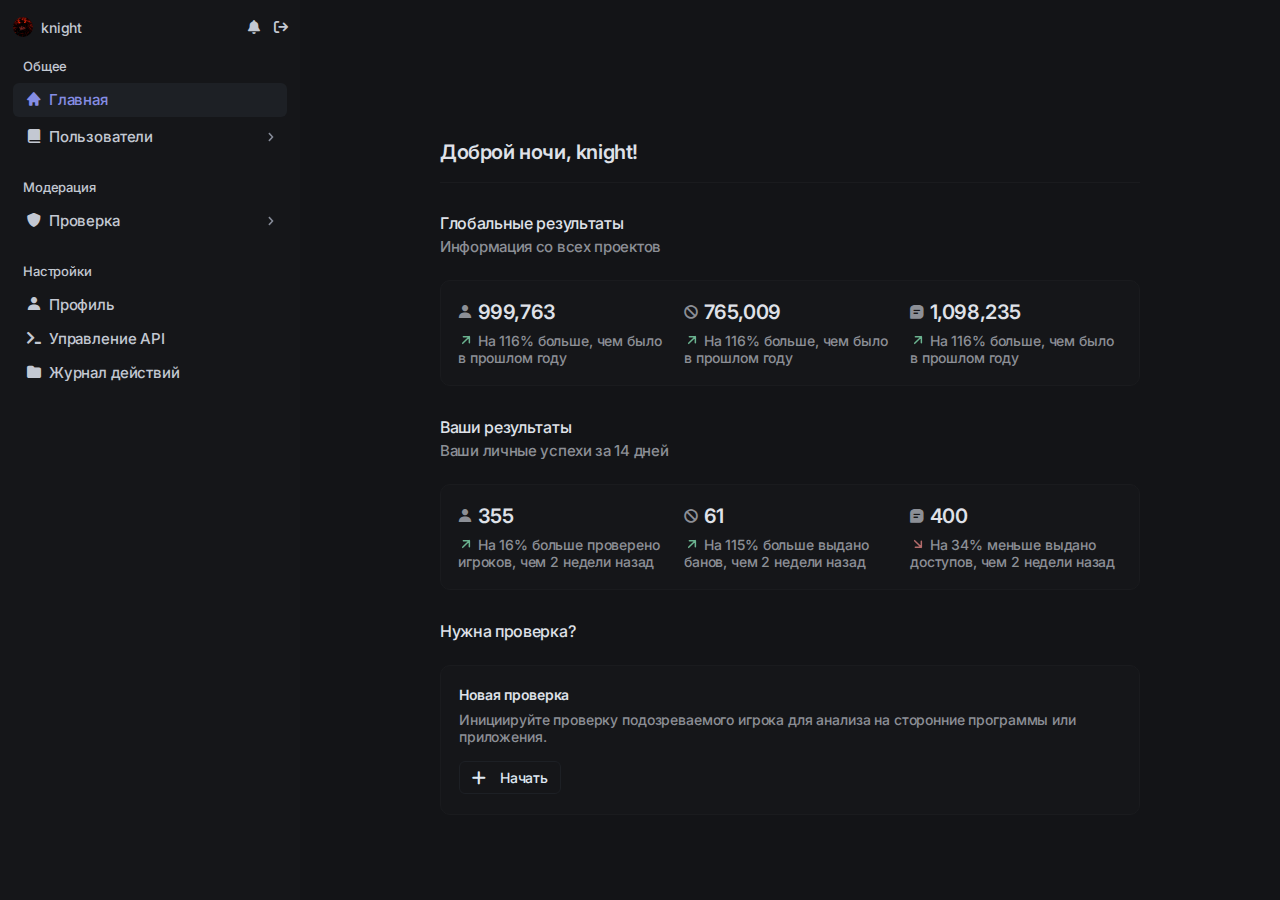
<file: index.html>
<!DOCTYPE html>
<html lang="en">
  <head>
  <meta charset="UTF-8" />
  <meta http-equiv="X-UA-Compatible" content="IE=edge" />
  <meta name="viewport" content="width=device-width, initial-scale=1.0" />

  <link rel="apple-touch-icon" sizes="180x180" href="img/fav/apple-touch-icon.png">
  <link rel="icon" type="image/png" sizes="32x32" href="img/fav/favicon-32x32.png">
  <link rel="icon" type="image/png" sizes="16x16" href="img/fav/favicon-16x16.png">
  <link rel="manifest" href="/site.webmanifest">
  <link rel="mask-icon" href="img/fav/safari-pinned-tab.svg" color="#5bbad5">
  <meta name="msapplication-TileColor" content="#da532c">
  <meta name="theme-color" content="#ffffff">

  <link rel="preconnect" href="https://fonts.googleapis.com" />
  <link rel="preconnect" href="https://fonts.gstatic.com" crossorigin />
  <link
    href="https://fonts.googleapis.com/css2?family=Fragment+Mono&family=Inter:wght@500;600;700&display=swap&_v=20240317215535"
    rel="stylesheet"
  />
  
  <link rel="stylesheet" href="css/style.min.css?_v=20240317215535" />
  <title>Cheat Checkers</title>
</head>


  <body>
    <div class="wrapper">
      <main class="main">
        <aside class="sidebar">
  <div class="sidebar__wrapper">
    <div class="sidebar__header header-sidebar">
      <a class="header-sidebar__avatar" href="#">
        <img
          class="header-sidebar__avatar-img"
          src="img/avatar.jpg"
          alt="profile"
        />
        <span class="header-sidebar__name">knight</span>
      </a>
      <div class="header-sidebar__btns">
        <button class="header-sidebar__note-btn _notifications"></button>
        <button class="header-sidebar__exit-btn _exit"></button>
      </div>
      
    </div>
    <div class="sidebar__block block-sidebar">
      <h5 class="block-sidebar__title">Общее</h5>
      <ul class="block-sidebar__list">
        <li class="block-sidebar__item">
          <button style="margin-bottom: 3px;" id="main" class="block-sidebar__btn active">
            <span class="_home"></span>Главная
          </button>
        </li>
        <li class="block-sidebar__item">
          <div class="block-sidebar__spoller">
            <div class="block-sidebar__spoller-title">
              <button
                tabindex="-1"
                class="block-sidebar__btn"
              >
                <a class="block-sidebar-link" href="users.html">
                  <span class="_users"></span>Пользователи
                </a>
              </button>
             
            </div>
            <!-- <div class="block-sidebar__spoller-text">
              <div>
                <button id="moderators">
                  <a class="block-sidebar-link" href="moderators.html">
                    <span class="_moderators"></span>Модераторы
                  </a>
                </button>
              </div>
            </div> -->
          </div>
        </li>
      </ul>
    </div>
    <div class="sidebar__block block-sidebar">
      <h5 class="block-sidebar__title">Модерация</h5>
      <ul class="block-sidebar__list">
        <li class="block-sidebar__item">
          <div class="block-sidebar__spoller">
            <div class="block-sidebar__spoller-title">
              <div
                class="block-sidebar__btn"
                tabindex="-1"
              >
                <a class="block-sidebar-link" href="check.html"><span class="_shield"></span>Проверка</a>
              </div>
            </div>
            <!-- <div class="block-sidebar__spoller-text">
              <div >
                <button id="history">
                  <a class="block-sidebar-link" href="history.html">
                    <span class="_clock"></span>История
                  </a>
                </button>
              </div>
            </div> -->
          </div>
         
        </li>
      </ul>
    </div>
    <div class="sidebar__block block-sidebar">
      <h5 class="block-sidebar__title">Настройки</h5>
      <ul class="block-sidebar__list">
        <li class="block-sidebar__item">
          <button class="block-sidebar__btn">
            <a class="block-sidebar-link" href="profile.html">
              <span class="_profile"></span>Профиль
            </a>
          </button>
        </li>
        <li class="block-sidebar__item">
          <button class="block-sidebar__btn">
            <a class="block-sidebar-link" href="api.html"><span class="_control"></span>Управление API</a>
          </button>
        </li>
        <li class="block-sidebar__item">
          <button class="block-sidebar__btn">
            <a class="block-sidebar-link" href="journal.html"><span class="_actions"></span>Журнал действий</a>
          </button>
        </li>
      </ul>
    </div>
  </div>
  <div class="sidebar__notifications notifications">
    <div class="notifications__title">Уведомления</div>
    <ul class="notifications__list">
      <li class="notifications__item">
        <div class="notifications__item-content">
          <p class="notifications__item-title">AAAAAAAAAAAAAAAAAAAAAAuto layout</p>
          <p class="notifications__item-date">2 февраля</p>
        </div>
        <a href="#" class="notifications__item-link">Читать &#8594</a>
      </li>
      <li class="notifications__item">
        <div class="notifications__item-content">
          <p class="notifications__item-title">Обновление 2.11.56SSSSSSSSSSSSSSSSSSSSSSSSSSS</p>
          <p class="notifications__item-date">2 февраля</p>
        </div>
        <a href="#" class="notifications__item-link">Читать &#8594</a>
      </li>
      <li class="notifications__item">
        <div class="notifications__item-content">
          <p class="notifications__item-title">Обновление 2.11.56</p>
          <p class="notifications__item-date">2 февраля</p>
        </div>
        <a href="#" class="notifications__item-link">Читать &#8594</a>
      </li>
    </ul>
  </div>
</aside>





        <section class="main-content active">
  <div class="main-content__wrapper">
    <h1 class="main-content__title">Доброй ночи, knight!</h1>
    <div class="main-content__group group">
      <div class="group__header">
        <h3 class="group__title">Глобальные результаты</h3>
        <p class="group__subtitle">Информация со всех проектов</p>
      </div>
      <ul class="group__list">
        <li class="group__item">
          <p class="group__users">
            <span class="_profile"></span><span>999,763</span>
          </p>
          <p class="group__statistic">
            <img src="img/icons/diag-arrow-green.svg" alt="arrow" />
            <span>На 116% больше, чем было в прошлом году</span>
          </p>
        </li>
        <li class="group__item">
          <p class="group__users">
            <span class="_ban"></span><span>765,009</span>
          </p>
          <p class="group__statistic">
            <img src="img/icons/diag-arrow-green.svg" alt="arrow" />
            <span>На 116% больше, чем было в прошлом году</span>
          </p>
        </li>
        <li class="group__item">
          <p class="group__users">
            <span class="_comment"></span><span>1,098,235</span>
          </p>
          <p class="group__statistic">
            <img src="img/icons/diag-arrow-green.svg" alt="arrow" />
            <span>На 116% больше, чем было в прошлом году</span>
          </p>
        </li>
      </ul>
    </div>
    <div class="main-content__group group">
      <div class="group__header">
        <h3 class="group__title">Ваши результаты</h3>
        <p class="group__subtitle">Ваши личные успехи за 14 дней</p>
      </div>
      <ul class="group__list">
        <li class="group__item">
          <p class="group__users">
            <span class="_profile"></span><span>355</span>
          </p>
          <p class="group__statistic">
            <img src="img/icons/diag-arrow-green.svg" alt="arrow" />
            <span>На 16% больше проверено игроков, чем 2 недели назад</span>
          </p>
        </li>
        <li class="group__item">
          <p class="group__users"><span class="_ban"></span><span>61</span></p>
          <p class="group__statistic">
            <img src="img/icons/diag-arrow-green.svg" alt="arrow" />
            <span>На 115% больше выдано банов, чем 2 недели назад</span>
          </p>
        </li>
        <li class="group__item">
          <p class="group__users">
            <span class="_comment"></span><span>400</span>
          </p>
          <p class="group__statistic">
            <img src="img/icons/diag-arrow-red.svg" alt="arrow" />
            <span>На 34% меньше выдано доступов, чем 2 недели назад</span>
          </p>
        </li>
      </ul>
    </div>
    <div class="main-content__group group">
      <div class="group__header">
        <h3 class="group__title">Нужна проверка?</h3>
      </div>
      <div class="group__check">
        <p class="group__check-title">Новая проверка</p>
        <p class="group__check-text">
          Инициируйте проверку подозреваемого игрока для анализа на сторонние
          программы или приложения.
        </p>
        <button class="group__check-btn" type="button">
          <a href="check.html?id=cp2" id="linkToCheck"">
            <span class="_plus"></span>
            <span>Начать</span>
          </a>
        </button>
      </div>
    </div>
  </div>
</section>

      </main>
      <script defer src="js/app.min.js?_v=20240317215535"></script>
    </div>
  </body>
</html>
</file>
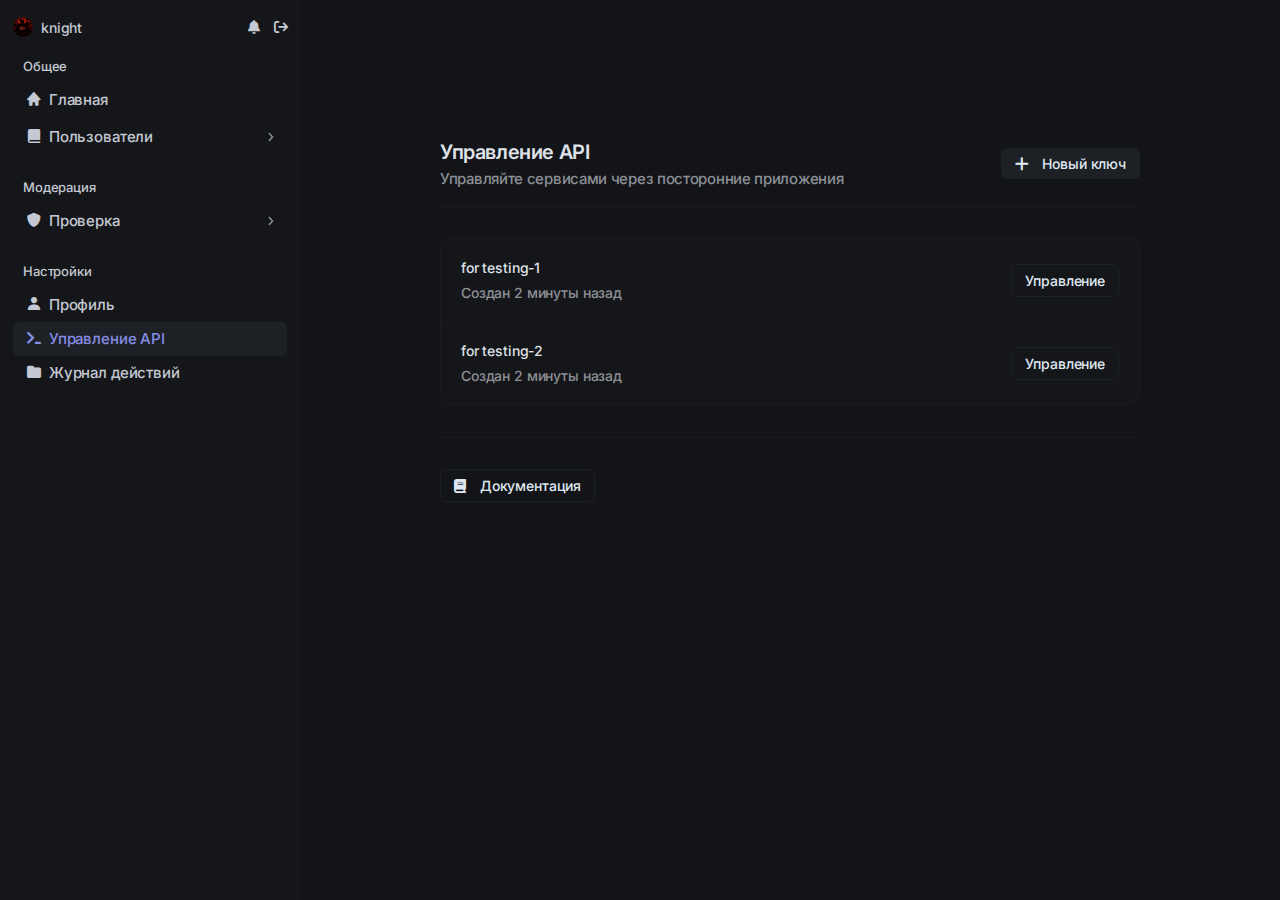
<file: api.html>
<!DOCTYPE html>
<html lang="en">
  <head>
  <meta charset="UTF-8" />
  <meta http-equiv="X-UA-Compatible" content="IE=edge" />
  <meta name="viewport" content="width=device-width, initial-scale=1.0" />

  <link rel="apple-touch-icon" sizes="180x180" href="img/fav/apple-touch-icon.png">
  <link rel="icon" type="image/png" sizes="32x32" href="img/fav/favicon-32x32.png">
  <link rel="icon" type="image/png" sizes="16x16" href="img/fav/favicon-16x16.png">
  <link rel="manifest" href="/site.webmanifest">
  <link rel="mask-icon" href="img/fav/safari-pinned-tab.svg" color="#5bbad5">
  <meta name="msapplication-TileColor" content="#da532c">
  <meta name="theme-color" content="#ffffff">

  <link rel="preconnect" href="https://fonts.googleapis.com" />
  <link rel="preconnect" href="https://fonts.gstatic.com" crossorigin />
  <link
    href="https://fonts.googleapis.com/css2?family=Fragment+Mono&family=Inter:wght@500;600;700&display=swap&_v=20240317215535"
    rel="stylesheet"
  />
  
  <link rel="stylesheet" href="css/style.min.css?_v=20240317215535" />
  <title>Cheat Checkers</title>
</head>


  <body>
    <div class="wrapper">
      <main class="main">
        <aside class="sidebar">
    <div class="sidebar__wrapper">
      <div class="sidebar__header header-sidebar">
        <a class="header-sidebar__avatar" href="#">
          <img
            class="header-sidebar__avatar-img"
            src="img/avatar.jpg"
            alt="profile"
          />
          <span class="header-sidebar__name">knight</span>
        </a>
        <div class="header-sidebar__btns">
          <button class="header-sidebar__note-btn _notifications"></button>
          <button class="header-sidebar__exit-btn _exit"></button>
        </div>
        
      </div>
      <div class="sidebar__block block-sidebar">
        <h5 class="block-sidebar__title">Общее</h5>
        <ul class="block-sidebar__list">
          <li class="block-sidebar__item">
            <button style="margin-bottom: 3px;" id="main" class="block-sidebar__btn">
              <a class="block-sidebar-link" href="index.html"><span class="_home"></span>Главная</a>
            </button>
          </li>
          <li class="block-sidebar__item">
            <div class="block-sidebar__spoller">
              <div class="block-sidebar__spoller-title">
                <button
                  tabindex="-1"
                  class="block-sidebar__btn"
                >
                  <a class="block-sidebar-link" href="users.html"><span class="_users"></span>Пользователи</a>
                </button>
               
              </div>
              <!-- <div class="block-sidebar__spoller-text">
                <div>
                  <button id="moderators">
                    <a class="block-sidebar-link" href="moderators.html"><span class="_moderators"></span>Модераторы</a>
                  </button>
                </div>
              </div> -->
            </div>
          </li>
        </ul>
      </div>
      <div class="sidebar__block block-sidebar">
        <h5 class="block-sidebar__title">Модерация</h5>
        <ul class="block-sidebar__list">
          <li class="block-sidebar__item">
            <div class="block-sidebar__spoller">
              <div class="block-sidebar__spoller-title">
                <div
                  class="block-sidebar__btn"
                  tabindex="-1"
                >
                  <a class="block-sidebar-link" href="check.html"><span class="_shield"></span>Проверка</a>
                </div>
              </div>
              <!-- <div class="block-sidebar__spoller-text">
                <div >
                  <button id="history">
                    <a class="block-sidebar-link" href="history.html"><span class="_clock"></span>История</a>
                  </button>
                </div>
              </div> -->
            </div>
          </li>
        </ul>
      </div>
      <div class="sidebar__block block-sidebar">
        <h5 class="block-sidebar__title">Настройки</h5>
        <ul class="block-sidebar__list">
          <li class="block-sidebar__item">
            <button class="block-sidebar__btn">
              <a class="block-sidebar-link" href="profile.html"><span class="_profile"></span>Профиль</a>
            </button>
          </li>
          <li class="block-sidebar__item">
            <button class="block-sidebar__btn active">
              <span class="_control"></span>Управление API
            </button>
          </li>
          <li class="block-sidebar__item">
            <button class="block-sidebar__btn">
              <a class="block-sidebar-link" href="journal.html"><span class="_actions"></span>Журнал действий</a>
            </button>
          </li>
        </ul>
      </div>
    </div>
    <div class="sidebar__notifications notifications">
      <div class="notifications__title">Уведомления</div>
      <ul class="notifications__list">
        <li class="notifications__item">
          <div class="notifications__item-content">
            <p class="notifications__item-title">AAAAAAAAAAAAAAAAAAAAAAuto layout</p>
            <p class="notifications__item-date">2 февраля</p>
          </div>
          <a href="#" class="notifications__item-link">Читать &#8594</a>
        </li>
        <li class="notifications__item">
          <div class="notifications__item-content">
            <p class="notifications__item-title">Обновление 2.11.56SSSSSSSSSSSSSSSSSSSSSSSSSSS</p>
            <p class="notifications__item-date">2 февраля</p>
          </div>
          <a href="#" class="notifications__item-link">Читать &#8594</a>
        </li>
        <li class="notifications__item">
          <div class="notifications__item-content">
            <p class="notifications__item-title">Обновление 2.11.56</p>
            <p class="notifications__item-date">2 февраля</p>
          </div>
          <a href="#" class="notifications__item-link">Читать &#8594</a>
        </li>
      </ul>
    </div>
  </aside>
  
  
  
  
  
        <section class="addkey">
  <div class="addkey__wrapper">
    <button type="button" class="addkey__link">
      &#8592 Управление API
    </button>
    <h2 class="addkey__title">Создание API-ключа</h2>
    <form class="addkey__form form-addkey" action="#">
      <p class="form-addkey__name">Название</p>
      <label class="form-addkey__subname-1" for="apiName"
        >Дайте вашему API-ключу имя.</label
      >
      <input
        class="form-addkey__input"
        type="text"
        id="newApiName"
        placeholder="Например, Мой ключ"
      />
      <p class="form-addkey__name">Разрешения</p>
      <p class="form-addkey__subname-2">
        Выберите разрешения на доступ, куда сможет обращаться этот ключ.
      </p>
      <ul class="form-addkey__list">
        <li class="form-addkey__item">
          <p class="form-addkey__list-name">
            <span class="form-addkey__item-ischecked"></span>
            <span>База проверенных игроков</span>
          </p>
          <p class="form-addkey__list-subname">
            Получение информации об игроках по идентификатору, имени
            пользователя или дискорду.
          </p>
        </li>
        <li class="form-addkey__item">
          <p class="form-addkey__list-name">
            <span class="form-addkey__item-ischecked"></span>
            <span>Управление модераторами</span>
          </p>
          <p class="form-addkey__list-subname">
            Добавление и удаление модераторов.
          </p>
        </li>
        <li class="form-addkey__item">
          <p class="form-addkey__list-name">
            <span class="form-addkey__item-ischecked"></span>
            <span>Временный ключ доступа</span>
          </p>
          <p class="form-addkey__list-subname">
            Генерация ключа временного доступа для игроков.
          </p>
        </li>
        <li class="form-addkey__item">
          <p class="form-addkey__list-name">
            <span class="form-addkey__item-ischecked"></span>
            <span>История проверок</span>
          </p>
          <p class="form-addkey__list-subname">
            Получения информации о текущих или всех проверках.
          </p>
        </li>
      </ul>
      <button class="form-addkey__add-btn" type="button"><span class="_plus"></span><span>Создать ключ</span></button>
    </form>
  </div>
</section>

        <section class="api-page active">
  <div class="api__wrapper">
    <div class="api__header">
      <div class="api__header-text">
        <h2 class="api__title">Управление API</h2>
        <p class="api__subtitle">
          Управляйте сервисами через посторонние приложения
        </p>
      </div>
      <button type="button" class="api__header-btn">
        <span class="_plus"></span>Новый ключ
      </button>
    </div>
    <div class="api__list-wrapper">
      <div class="api__add-api-key add-api-key">
        <h4 class="add-api-key__title">У вас нет API-ключей</h4>
        <p class="add-api-key__text">
          Создайте свой первый API-ключ для интеграции в ваши приложения и
          обеспечения прямого доступа к нашим сервисам.
        </p>
        <button type="button" class="add-api-key__btn">
          <span class="_plus"></span><span>Новый ключ</span>
        </button>
      </div>
      <ul class="api__list list-api active">
        <li class="list-api__item">
          <div class="list-api__text">
            <p class="list-api__title">for testing-1</p>
            <p class="list-api__time">Создан 2 минуты назад</p>
          </div>
          <button class="list-api__btn" type="button">Управление</button>
        </li>
        <li class="list-api__item">
          <div class="list-api__text">
            <p class="list-api__title">for testing-2</p>
            <p class="list-api__time">Создан 2 минуты назад</p>
          </div>
          <button class="list-api__btn" type="button">Управление</button>
        </li>
      </ul>
    </div>
    <button class="api__docs-btn">
      <span class="_docs"></span><span>Документация</span>
    </button>
  </div>
</section>

        <section class="token-for-testing">
  <div class="token-for-testing__wrapper">
    <button type="button" class="token-for-testing__header-link">
      &#8592 Управление API
    </button>
    <h2 class="token-for-testing__title">
      Токен <span id="addkeyname"></span>
    </h2>
    <p class="token-for-testing__subtitle">
      Скопируйте этот токен, чтобы получить доступ к API
    </p>
    <p class="token-for-testing__text">
      В целях безопасности токены можно просмотреть только один раз при их
      создании. Если вы забыли или потеряли доступ к своему токену, создайте
      новый.
    </p>
    <div class="token-for-testing__input-wrapper">
      <p class="token-for-testing__copy-value">
        xvGXRVwpdPNKYkwJnC935fMDhzR7AcsS
      </p>
      <button class="token-for-testing__copy-btn">
        <span class="_copy"></span>
      </button>
    </div>
    <p class="token-for-testing__subtitle">Проверьте этот токен</p>
    <p class="token-for-testing__text">
      Для проверки правильной работы вашего токена скопируйте и вставьте в
      терминал следующую команду CURL.
    </p>
    <div class="token-for-testing__input-wrapper">
      <p class="token-for-testing__copy-value">
        curl -X GET "https://api.cheatchecker.com/verify" \ <br />
        -H "Authorization: Bearer xvGXRVwpdPNKYkwJnC935fMDhzR7AcsS" \ <br />
        -H "Content-Type:application/json"
      </p>
      <button class="token-for-testing__copy-btn">
        <span class="_copy"></span>
      </button>
    </div>
    <button class="token-for-testing__btn" type="button">
      Я скопировал токен
    </button>
  </div>
</section>

        <section class="keycontrol">
  <div class="keycontrol__wrapper">
    <div class="keycontrol__header">
      <div class="keycontrol__header-text">
        <button type="button" class="keycontrol__header-link">
          &#8592 Управление API
        </button>
        <h2 class="keycontrol__title">
          Управление <span id="keyname">for testing</span>
        </h2>
      </div>
      <button type="button" class="keycontrol__header-btn">
        <span class="_round-arrow"></span>
        <span>Сбросить токен</span>
      </button>
    </div>
    <form class="keycontrol__form form-keycontrol" action="#">
      <p class="form-keycontrol__name">Название</p>
      <label class="form-keycontrol__subname-1" for="apiName"
        >Дайте вашему API-ключу имя.</label
      >
      <input
        class="form-keycontrol__input"
        type="text"
        id="apiName"
        value="for testing"
      />
      <p class="form-keycontrol__name">Разрешения</p>
      <p class="form-keycontrol__subname-2">
        Выберите разрешения на доступ, куда сможет обращаться этот ключ.
      </p>
      <ul class="form-keycontrol__list">
        <li class="form-keycontrol__item">
          <p class="form-keycontrol__list-name">
            <span class="form-keycontrol__item-ischecked checked"></span>
            <span>База проверенных игроков</span>
          </p>
          <p class="form-keycontrol__list-subname">
            Получение информации об игроках по идентификатору, имени
            пользователя или дискорду.
          </p>
        </li>
        <li class="form-keycontrol__item">
          <p class="form-keycontrol__list-name">
            <span class="form-keycontrol__item-ischecked checked"></span>
            <span>Управление модераторами</span>
          </p>
          <p class="form-keycontrol__list-subname">
            Добавление и удаление модераторов.
          </p>
        </li>
        <li class="form-keycontrol__item">
          <p class="form-keycontrol__list-name">
            <span class="form-keycontrol__item-ischecked"></span>
            <span>Временный ключ доступа</span>
          </p>
          <p class="form-keycontrol__list-subname">
            Генерация ключа временного доступа для игроков.
          </p>
        </li>
        <li class="form-keycontrol__item">
          <p class="form-keycontrol__list-name">
            <span class="form-keycontrol__item-ischecked"></span>
            <span>История проверок</span>
          </p>
          <p class="form-keycontrol__list-subname">
            Получения информации о текущих или всех проверках.
          </p>
        </li>
      </ul>
      <div class="form-keycontrol__save-btns">
        <button class="form-keycontrol__save-btn" type="button">
          Сохранить
        </button>
        <button class="form-keycontrol__del-btn" type="button">Удалить</button>
      </div>
    </form>
  </div>
  <div class="keycontrol__saved">
    <span class="_checked"></span>
    <span>Сохранено</span>
  </div>
</section>

      </main>
      <script defer src="js/app.min.js?_v=20240317215535"></script>
    </div>
  </body>
</html>
</file>
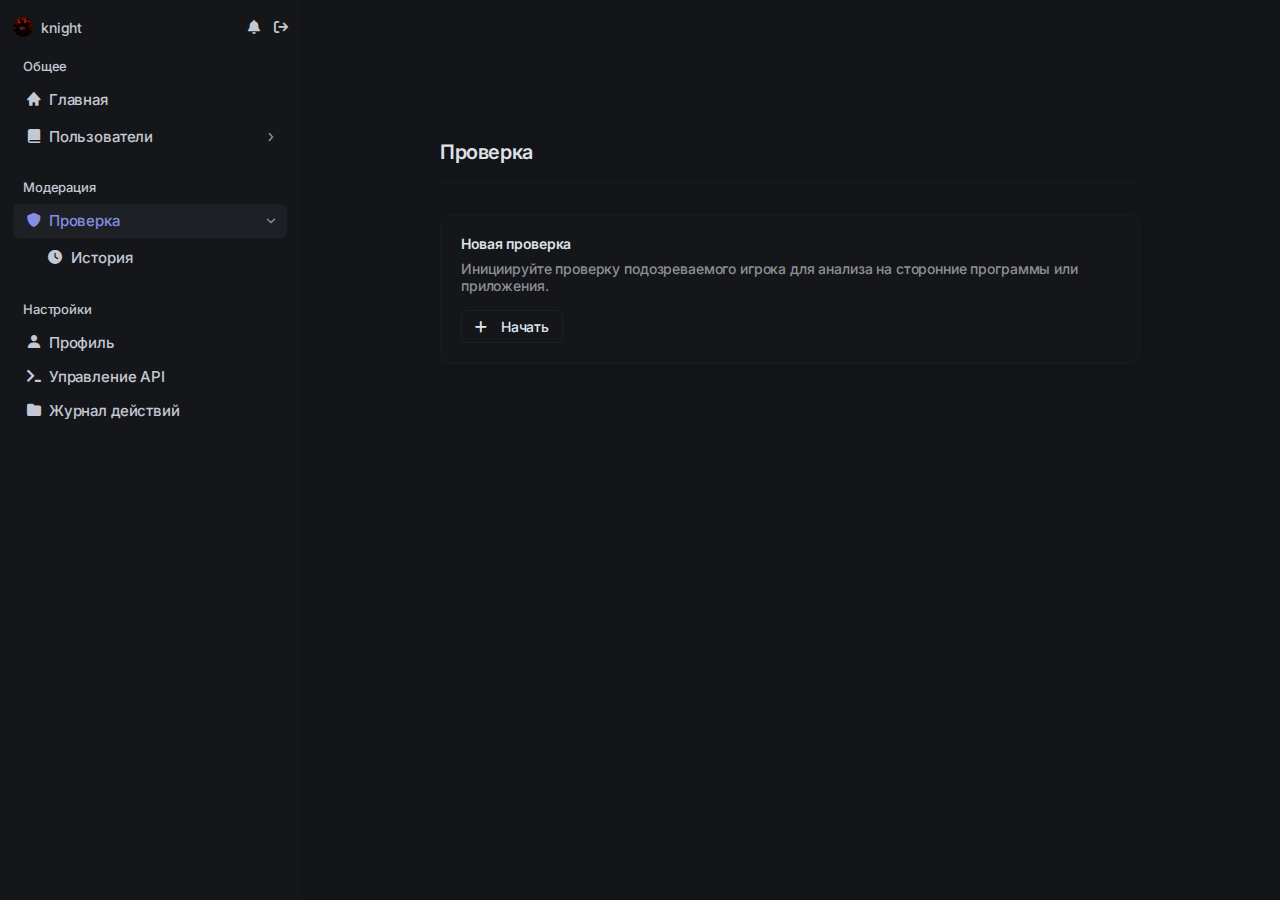
<file: check.html>
<!DOCTYPE html>
<html lang="en">
  <head>
  <meta charset="UTF-8" />
  <meta http-equiv="X-UA-Compatible" content="IE=edge" />
  <meta name="viewport" content="width=device-width, initial-scale=1.0" />

  <link rel="apple-touch-icon" sizes="180x180" href="img/fav/apple-touch-icon.png">
  <link rel="icon" type="image/png" sizes="32x32" href="img/fav/favicon-32x32.png">
  <link rel="icon" type="image/png" sizes="16x16" href="img/fav/favicon-16x16.png">
  <link rel="manifest" href="/site.webmanifest">
  <link rel="mask-icon" href="img/fav/safari-pinned-tab.svg" color="#5bbad5">
  <meta name="msapplication-TileColor" content="#da532c">
  <meta name="theme-color" content="#ffffff">

  <link rel="preconnect" href="https://fonts.googleapis.com" />
  <link rel="preconnect" href="https://fonts.gstatic.com" crossorigin />
  <link
    href="https://fonts.googleapis.com/css2?family=Fragment+Mono&family=Inter:wght@500;600;700&display=swap&_v=20240317215535"
    rel="stylesheet"
  />
  
  <link rel="stylesheet" href="css/style.min.css?_v=20240317215535" />
  <title>Cheat Checkers</title>
</head>


  <body>
    <div class="wrapper">
      <main class="main">
        <aside class="sidebar">
  <div class="sidebar__wrapper">
    <div class="sidebar__header header-sidebar">
      <a class="header-sidebar__avatar" href="#">
        <img
          class="header-sidebar__avatar-img"
          src="img/avatar.jpg"
          alt="profile"
        />
        <span class="header-sidebar__name">knight</span>
      </a>
      <div class="header-sidebar__btns">
        <button class="header-sidebar__note-btn _notifications"></button>
        <button class="header-sidebar__exit-btn _exit"></button>
      </div>
      
    </div>
    <div class="sidebar__block block-sidebar">
      <h5 class="block-sidebar__title">Общее</h5>
      <ul class="block-sidebar__list">
        <li class="block-sidebar__item">
          <button style="margin-bottom: 3px;" id="main" class="block-sidebar__btn ">
            <a class="block-sidebar-link" href="index.html"><span class="_home"></span>Главная</a>
          </button>
        </li>
        <li class="block-sidebar__item">
          <div class="block-sidebar__spoller">
            <div class="block-sidebar__spoller-title">
              <button
                tabindex="-1"
                class="block-sidebar__btn"
              >
                <a class="block-sidebar-link" href="users.html"><span class="_users"></span>Пользователи</a>
              </button>
              
            </div>
            <!-- <div class="block-sidebar__spoller-text">
              <div>
                <button id="moderators">
                  <a class="block-sidebar-link" href="moderators.html"><span class="_moderators"></span>Модераторы</a>
                </button>
              </div>
            </div> -->
          </div>
        </li>
      </ul>
    </div>
    <div class="sidebar__block block-sidebar">
      <h5 class="block-sidebar__title">Модерация</h5>
      <ul class="block-sidebar__list">
        <li class="block-sidebar__item">
          <div data-spollers data-one-spoller class="block-sidebar__spoller">
            <div class="block-sidebar__spoller-title">
              <button
                class="block-sidebar__btn active spolleractive"
                tabindex="-1"
                type="button"
                data-spoller
              >
                <span class="_shield"></span>Проверка
              </button>
              <div class="block-sidebar__spoller-text">
                  <div >
                    <button id="history">
                      <a class="block-sidebar-link" href="history.html"><span class="_clock"></span>История</a>
                    </button>
                </div>
              </div>
            </div>
          </div>
        </li>
      </ul>
    </div>
    <div class="sidebar__block block-sidebar">
      <h5 class="block-sidebar__title">Настройки</h5>
      <ul class="block-sidebar__list">
        <li class="block-sidebar__item">
          <button class="block-sidebar__btn ">
            <a class="block-sidebar-link" href="profile.html"><span class="_profile"></span>Профиль</a>
          </button>
        </li>
        <li class="block-sidebar__item">
          <button class="block-sidebar__btn">
            <a class="block-sidebar-link" href="api.html"><span class="_control"></span>Управление API</a>
          </button>
        </li>
        <li class="block-sidebar__item">
          <button class="block-sidebar__btn">
            <a class="block-sidebar-link" href="journal.html"><span class="_actions"></span>Журнал действий</a>
          </button>
        </li>
      </ul>
    </div>
  </div>
  <div class="sidebar__notifications notifications">
    <div class="notifications__title">Уведомления</div>
    <ul class="notifications__list">
      <li class="notifications__item">
        <div class="notifications__item-content">
          <p class="notifications__item-title">AAAAAAAAAAAAAAAAAAAAAAuto layout</p>
          <p class="notifications__item-date">2 февраля</p>
        </div>
        <a href="#" class="notifications__item-link">Читать &#8594</a>
      </li>
      <li class="notifications__item">
        <div class="notifications__item-content">
          <p class="notifications__item-title">Обновление 2.11.56SSSSSSSSSSSSSSSSSSSSSSSSSSS</p>
          <p class="notifications__item-date">2 февраля</p>
        </div>
        <a href="#" class="notifications__item-link">Читать &#8594</a>
      </li>
      <li class="notifications__item">
        <div class="notifications__item-content">
          <p class="notifications__item-title">Обновление 2.11.56</p>
          <p class="notifications__item-date">2 февраля</p>
        </div>
        <a href="#" class="notifications__item-link">Читать &#8594</a>
      </li>
    </ul>
  </div>
</aside>

        <section class="cp1 active">
  <div class="cp1__wapper">
    <div class="cp1__title">Проверка</div>
    <div class="cp1__form form-cp1">
      <div class="form-cp1__title">Новая проверка</div>
      <div class="form-cp1__text">
        Инициируйте проверку подозреваемого игрока для анализа на сторонние
        программы или приложения.
      </div>
      <button class="form-cp1__btn"><span class="_plus"></span>Начать</button>
    </div>
  </div>
</section>

        <section class="cp2">
  
  <div class="cp2__wapper">
    <div class="cp2__title">Проверка</div>
    <h4 class="cp2__subtitle">Временный доступ</h4>
    <p class="cp2__text">Перед началом предоставьте информацию от чекера</p>
    <div class="cp2__table table-cp2">
      <div class="table-cp2__row">
        <p class="table-cp2__text">
          <span>Ссылка на скачивание</span>
          <button class="_copy"></button></p>
        <a
          href="cheatchecker.com/client/Ty32AM6ZGPGKET8k6z"
          class="table-cp2__link"
          >cheatchecker.com/client/Ty32AM6ZGPGKET8k6z</a
        >
      </div>
      <div class="table-cp2__row">
        <p class="table-cp2__text">
          <span>Ключ активации</span>
          <button class="_copy"></button>
        </p>
        <p class="table-cp2__link">Ty32AM6ZGPGKET8k6z</p>
      </div>
      <div class="table-cp2__row">
        <p class="table-cp2__text">Статус</p>
        <p class="table-cp2__link blue">
          <span class="goToCheckerInfo">Ожидает активации</span>
        </p>
      </div>
    </div>
    <div class="cp2__btns">
      <button type="button" class="cp2__btn">
        <span class="_round-arrow"></span>
        <span>Сбросить ключ</span>
      </button>
      <button type="button" class="cp2__btn">
        <span class="_delete"></span>
        <span>Отмена</span>
      </button>
    </div>
  </div>
</section>

        <section class="checkerInfo">
  <div class="checkerInfo__wrapper">
    <div class="checkerInfo__header">
      <div class="checkerInfo__header-text">
        <h4 class="checkerInfo__header-title">skype juniors</h4>
        <p class="checkerInfo__header-subtitle">
          Информация полученная от чекера
        </p>
      </div>
      <button class="checkerInfo__header-btn">
        <span class="_shield"></span> Вынести вердикт
      </button>
    </div>
    <h5 class="checkerInfo__list-title">Информация о системе</h5>
    <ul class="checkerInfo__list">
      <li class="checkerInfo__item">
        <p class="checkerInfo__item-prop">Операционная система</p>
        <p class="checkerInfo__item-value">Windows 10 Professional</p>
      </li>
      <li class="checkerInfo__item">
        <p class="checkerInfo__item-prop">
          Дата установки операционной системы
        </p>
        <p class="checkerInfo__item-value">01.01.24 01:37:59 (16 дней)</p>
      </li>
      <li class="checkerInfo__item">
        <p class="checkerInfo__item-prop">Время запуска</p>
        <p class="checkerInfo__item-value">16.01.24 20:02 (1 час)</p>
      </li>
    </ul>
    <h5 class="checkerInfo__list-title">Steam аккаунт</h5>
    <ul class="checkerInfo__list">
      <li class="checkerInfo__item">
        <p class="checkerInfo__item-prop">Имя пользователя</p>
        <p class="checkerInfo__item-value">путь к леону</p>
      </li>
      <li class="checkerInfo__item">
        <p class="checkerInfo__item-prop">Идентификатор Steam</p>
        <p class="checkerInfo__item-value">76561198340773698</p>
      </li>
      <li class="checkerInfo__item">
        <p class="checkerInfo__item-prop">VAC</p>
        <p class="checkerInfo__item-value">Отсутствует</p>
      </li>
    </ul>
    <h5 class="checkerInfo__list-title">Связанные аккаунты (16)</h5>
    <ul class="checkerInfo__list">
      <li class="checkerInfo__item-grid">
        <p class="checkerInfo__item-prop">chronium</p>
        <p class="checkerInfo__item-value">путь к леону</p>
        <p class="checkerInfo__item-prop">Идентификатор Steam</p>
        <p class="checkerInfo__item-value">76561198340773698</p>
        <p class="checkerInfo__item-prop">Дата регистрации</p>
        <p class="checkerInfo__item-value">16.01.24 (30 дней)</p>
        <p class="checkerInfo__item-prop">Дата покупки игры</p>
        <p class="checkerInfo__item-value">31.12.23 12:34:56 (30 дней)</p>
        <p class="checkerInfo__item-prop">VAC</p>
        <p class="checkerInfo__item-value">Отсутствует</p>
      </li>
      <li class="checkerInfo__item-grid">
        <p class="checkerInfo__item-prop">chronium</p>
        <p class="checkerInfo__item-value">путь к леону</p>
        <p class="checkerInfo__item-prop">Идентификатор Steam</p>
        <p class="checkerInfo__item-value">76561198340773698</p>
        <p class="checkerInfo__item-prop">Дата регистрации</p>
        <p class="checkerInfo__item-value">16.01.24 (30 дней)</p>
        <p class="checkerInfo__item-prop">Дата покупки игры</p>
        <p class="checkerInfo__item-value">31.12.23 12:34:56 (30 дней)</p>
        <p class="checkerInfo__item-prop">VAC</p>
        <p class="checkerInfo__item-value red-value">Присутствует</p>
      </li>
    </ul>
    <h5 class="checkerInfo__list-title">USB-устройства</h5>
    <div class="checkerInfo__list-grid">
      <div class="checkerInfo__item-table-header">
        <p class="checkerInfo__item-table-header-title">Имя</p>
        <p class="checkerInfo__item-table-header-title">Описание</p>
        <p class="checkerInfo__item-table-header-title">VID</p>
        <p class="checkerInfo__item-table-header-title">PID</p>
        <p class="checkerInfo__item-table-header-title">Дата изменения</p>
        <p class="checkerInfo__item-table-header-title">ID</p>
        <div class="checkerInfo__item-table-grid">
            <div class="checkerInfo__item-table-subgrid">
                <p class="checkerInfo__item-table-field-name">HyperX Cloud Alpha S</p>
                <p class="checkerInfo__item-table-field-desc">Составное устройство USB</p>
                <p class="checkerInfo__item-table-field-vid">7d3f</p>
                <p class="checkerInfo__item-table-field-pid">7d3f</p>
                <p class="checkerInfo__item-table-field-date">08.02 01:04:31</p>
                <p class="checkerInfo__item-table-field-id">USB\VID_1B3F&PID_29534</p>
            </div>
            <div class="checkerInfo__item-table-subgrid">
                <p class="checkerInfo__item-table-field-name">HyperX Cloud Alpha S</p>
                <p class="checkerInfo__item-table-field-desc">Составное устройство USB</p>
                <p class="checkerInfo__item-table-field-vid">7d3f</p>
                <p class="checkerInfo__item-table-field-pid">7d3f</p>
                <p class="checkerInfo__item-table-field-date">08.02 01:04:31</p>
                <p class="checkerInfo__item-table-field-id">USB\VID_1B3F&PID_29534</p>
            </div>
        </div>
      </div>
      
    </div>
  </div>
</section>

        <section class="verdictPage ">
  <div class="verdictPage__wrapper">
    <h4 class="verdictPage__title">skype juniors</h4>
    <p class="verdictPage__subtitle">Вердикт</p>
    <form class="verdictPage__checkForm" action="#">
      <h5 class="verdictPage__checkForm-title">Заполните результат проверки</h5>
      <div class="verdictPage__checkForm-fields">
        <div class="verdictPage__checkForm-field">
          <p class="verdictPage__checkForm-field-prop">Вердикт<span>*</span></p>
          <div class="verdictPage__checkForm-choose-input">
            <span>Игрок чист</span>
            <span class="double-arrow"></span>
            <div class="verdictPage__checkForm-choose-input-fields">
              <p class="verdictPage__checkForm-choose-input-field">
                Найдены читы
              </p>
              <p class="verdictPage__checkForm-choose-input-field">
                Игрок чист
              </p>
            </div>
          </div>
        </div>
        <div class="verdictPage__checkForm-field">
          <p class="verdictPage__checkForm-field-prop">
            Имя пользователя Discord<span>*</span>
          </p>
          <input
            required
            class="verdictPage__checkForm-field-input"
            type="text"
          />
        </div>
        <div class="verdictPage__checkForm-field">
          <p class="verdictPage__checkForm-field-prop">
            Идентификатор Discord<span>*</span>
          </p>
          <input
            required
            class="verdictPage__checkForm-field-input"
            type="text"
          />
        </div>
      </div>
      <h5 class="verdictPage__checkForm-title">Добавьте доказательства</h5>
      <div class="verdictPage__checkForm-proofs">
        <div class="verdictPage__checkForm-proofs-item">
          <img
            class="verdictPage__checkForm-proofs-img"
            src="img/users-photo.jpg"
            alt="img"
          />
          <button type="button" class="verdictPage__checkForm-proofs-del">
            <span class="_delete"></span>
          </button>
        </div>
        <div class="verdictPage__checkForm-proofs-item">
          <button type="button">Загрузить </br> фото</button>
        </div>
        <div class="verdictPage__checkForm-proofs-item">
          <button type="button">Загрузить </br> фото</button>
        </div>
        <div class="verdictPage__checkForm-proofs-item">
          <button type="button">Загрузить </br> фото</button>
        </div>
      </div>
      <h5 class="verdictPage__checkForm-small-title">Ссылка на видео</h5>
      <p class="verdictPage__checkForm-small-subtitle">При наличии</p>
      <input class="verdictPage__checkForm-link" type="text" />
      <button class="verdictPage__checkForm-btn">
        Сохранить
      </button>
    </form>
  </div>
</section>

        
      </main>
      <script defer src="js/app.min.js?_v=20240317215535"></script>
    </div>
  </body>
</html>
</file>
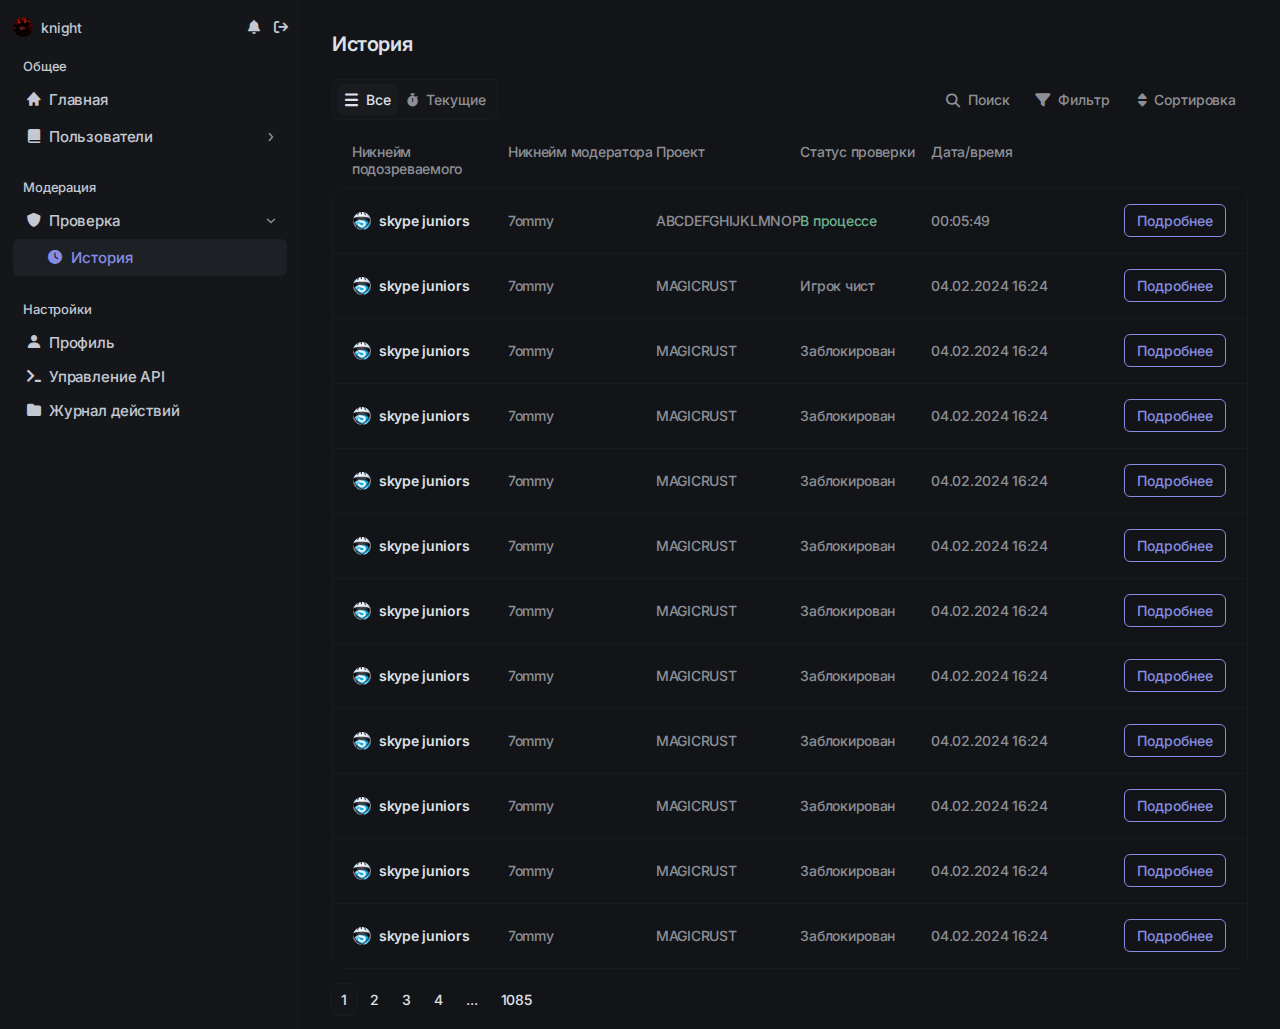
<file: history.html>
<!DOCTYPE html>
<html lang="en">
  <head>
  <meta charset="UTF-8" />
  <meta http-equiv="X-UA-Compatible" content="IE=edge" />
  <meta name="viewport" content="width=device-width, initial-scale=1.0" />

  <link rel="apple-touch-icon" sizes="180x180" href="img/fav/apple-touch-icon.png">
  <link rel="icon" type="image/png" sizes="32x32" href="img/fav/favicon-32x32.png">
  <link rel="icon" type="image/png" sizes="16x16" href="img/fav/favicon-16x16.png">
  <link rel="manifest" href="/site.webmanifest">
  <link rel="mask-icon" href="img/fav/safari-pinned-tab.svg" color="#5bbad5">
  <meta name="msapplication-TileColor" content="#da532c">
  <meta name="theme-color" content="#ffffff">

  <link rel="preconnect" href="https://fonts.googleapis.com" />
  <link rel="preconnect" href="https://fonts.gstatic.com" crossorigin />
  <link
    href="https://fonts.googleapis.com/css2?family=Fragment+Mono&family=Inter:wght@500;600;700&display=swap&_v=20240317215535"
    rel="stylesheet"
  />
  
  <link rel="stylesheet" href="css/style.min.css?_v=20240317215535" />
  <title>Cheat Checkers</title>
</head>


  <body>
    <div class="wrapper">
      <main class="main">
        
<aside class="sidebar">
    <div class="sidebar__wrapper">
      <div class="sidebar__header header-sidebar">
        <a class="header-sidebar__avatar" href="#">
          <img
            class="header-sidebar__avatar-img"
            src="img/avatar.jpg"
            alt="profile"
          />
          <span class="header-sidebar__name">knight</span>
        </a>
        <div class="header-sidebar__btns">
          <button class="header-sidebar__note-btn _notifications"></button>
          <button class="header-sidebar__exit-btn _exit"></button>
        </div>
        
      </div>
      <div class="sidebar__block block-sidebar">
        <h5 class="block-sidebar__title">Общее</h5>
        <ul class="block-sidebar__list">
          <li class="block-sidebar__item">
            <button style="margin-bottom: 3px;" id="main" class="block-sidebar__btn ">
              <a class="block-sidebar-link" href="index.html"><span class="_home"></span>Главная</a>
            </button>
          </li>
          <li class="block-sidebar__item">
            <div class="block-sidebar__spoller">
              <div class="block-sidebar__spoller-title">
                <button
                  tabindex="-1"
                  class="block-sidebar__btn"
                >
                  <a class="block-sidebar-link" href="users.html"><span class="_users"></span>Пользователи</a>
                </button>
                
              </div>
              <!-- <div class="block-sidebar__spoller-text">
                <div>
                  <button id="moderators">
                    <a class="block-sidebar-link" href="moderators.html"><span class="_moderators"></span>Модераторы</a>
                  </button>
                </div>
              </div> -->
            </div>
          </li>
        </ul>
      </div>
      <div class="sidebar__block block-sidebar">
        <h5 class="block-sidebar__title">Модерация</h5>
        <ul class="block-sidebar__list">
          <li class="block-sidebar__item">
            <div class="block-sidebar__spoller">
              <div class="block-sidebar__spoller-title">
                <button
                  class="block-sidebar__btn  spolleractive"
                  tabindex="-1"
                  type="button"
                >
                <!-- чтобы спойлер был всегда открыт, убрать data-spoller -->
                  <a class="block-sidebar-link" href="check.html"><span class="_shield"></span>Проверка</a>
                </button>
                <div class="block-sidebar__spoller-text">
                    <div class="active">
                      <button id="history">
                        <span class="_clock"></span>История
                      </button>
                  </div>
                </div>
              </div>
            </div>
          </li>
        </ul>
      </div>
      <div class="sidebar__block block-sidebar">
        <h5 class="block-sidebar__title">Настройки</h5>
        <ul class="block-sidebar__list">
          <li class="block-sidebar__item">
            <button class="block-sidebar__btn ">
              <a class="block-sidebar-link" href="profile.html"><span class="_profile"></span>Профиль</a>
            </button>
          </li>
          <li class="block-sidebar__item">
            <button class="block-sidebar__btn">
              <a class="block-sidebar-link" href="api.html"><span class="_control"></span>Управление API</a>
            </button>
          </li>
          <li class="block-sidebar__item">
            <button class="block-sidebar__btn">
              <a class="block-sidebar-link" href="journal.html"><span class="_actions"></span>Журнал действий</a>
            </button>
          </li>
        </ul>
      </div>
    </div>
    <div class="sidebar__notifications notifications">
      <div class="notifications__title">Уведомления</div>
      <ul class="notifications__list">
        <li class="notifications__item">
          <div class="notifications__item-content">
            <p class="notifications__item-title">AAAAAAAAAAAAAAAAAAAAAAuto layout</p>
            <p class="notifications__item-date">2 февраля</p>
          </div>
          <a href="#" class="notifications__item-link">Читать &#8594</a>
        </li>
        <li class="notifications__item">
          <div class="notifications__item-content">
            <p class="notifications__item-title">Обновление 2.11.56SSSSSSSSSSSSSSSSSSSSSSSSSSS</p>
            <p class="notifications__item-date">2 февраля</p>
          </div>
          <a href="#" class="notifications__item-link">Читать &#8594</a>
        </li>
        <li class="notifications__item">
          <div class="notifications__item-content">
            <p class="notifications__item-title">Обновление 2.11.56</p>
            <p class="notifications__item-date">2 февраля</p>
          </div>
          <a href="#" class="notifications__item-link">Читать &#8594</a>
        </li>
      </ul>
    </div>
  </aside>
  
        <section class="history">
  <div class="history__wrapper">
    <h2 class="history__title">История</h2>
    <nav class="history__menu menu-history">
      <ul class="menu-history__filter">
        <li class="menu-history__filter-item">
          <button class="menu-history__filter-btn active">
            <span class="_users-all"></span>
            <span>Все</span>
          </button>
        </li>
        <li class="menu-history__filter-item">
          <button class="menu-history__filter-btn">
            <span class="_history-current"></span>
            <span>Текущие</span>
          </button>
        </li>
      </ul>
      <ul class="menu-history__sort">
        <li class="menu-history__sort-item input">
          <input class="menu-history__sort-input" placeholder="Поиск" />
          <span class="_users-search"></span>
        </li>
        <li class="menu-history__sort-item">
          <button class="menu-history__sort-btn">
            <span class="_users-filter"></span>
            <span>Фильтр</span>
          </button>
        </li>
        <li class="menu-history__sort-item">
          <button class="menu-history__sort-btn">
            <span class="_users-sort"></span>
            <span>Сортировка</span>
          </button>
        </li>
      </ul>
    </nav>
    <div class="history__table history">
      <div class="history__table-header">
        <p class="history__table-header-title">Никнейм подозреваемого</p>
        <p class="history__table-header-title">Никнейм модератора</p>
        <p class="history__table-header-title">Проект</p>
        <p class="history__table-header-title">Статус проверки</p>
        <p class="history__table-header-title">Дата/время</p>
        <p class="history__table-header-title"></p>
      </div>
      <div class="history__table-content history">
        <div class="history__table-user history">
          <p class="history__table-user-value">
            <img
              class="history__table-user-logo"
              src="img/user-acc-logo.png"
              alt="user logo"
            />
            <span class="history__table-user-name">skype juniors</span>
          </p>
          <p class="history__table-user-value">7ommy</p>
          <p class="history__table-user-value">ABCDEFGHIJKLMNOP</p>
          <p class="history__table-user-value green">В процессе</p>
          <p class="history__table-user-value">00:05:49</p>
          <p class="history__table-user-value">
            <button class="history__table-user-btn" type="button">
              Подробнее
            </button>
          </p>
        </div>
        <div class="history__table-user history">
          <p class="history__table-user-value">
            <img
              class="history__table-user-logo"
              src="img/user-acc-logo.png"
              alt="user logo"
            />
            <span class="history__table-user-name">skype juniors</span>
          </p>
          <p class="history__table-user-value">7ommy</p>
          <p class="history__table-user-value">MAGICRUST</p>
          <p class="history__table-user-value">Игрок чист</p>
          <p class="history__table-user-value">04.02.2024 16:24</p>
          <p class="history__table-user-value">
            <button class="history__table-user-btn" type="button">
              Подробнее
            </button>
          </p>
        </div>
        <div class="history__table-user history">
          <p class="history__table-user-value">
            <img
              class="history__table-user-logo"
              src="img/user-acc-logo.png"
              alt="user logo"
            />
            <span class="history__table-user-name">skype juniors</span>
          </p>
          <p class="history__table-user-value">7ommy</p>
          <p class="history__table-user-value">MAGICRUST</p>
          <p class="history__table-user-value">Заблокирован</p>
          <p class="history__table-user-value">04.02.2024 16:24</p>
          <p class="history__table-user-value">
            <button class="history__table-user-btn" type="button">
              Подробнее
            </button>
          </p>
        </div>
        <div class="history__table-user history">
          <p class="history__table-user-value">
            <img
              class="history__table-user-logo"
              src="img/user-acc-logo.png"
              alt="user logo"
            />
            <span class="history__table-user-name">skype juniors</span>
          </p>
          <p class="history__table-user-value">7ommy</p>
          <p class="history__table-user-value">MAGICRUST</p>
          <p class="history__table-user-value">Заблокирован</p>
          <p class="history__table-user-value">04.02.2024 16:24</p>
          <p class="history__table-user-value">
            <button class="history__table-user-btn" type="button">
              Подробнее
            </button>
          </p>
        </div>
        <div class="history__table-user history">
          <p class="history__table-user-value">
            <img
              class="history__table-user-logo"
              src="img/user-acc-logo.png"
              alt="user logo"
            />
            <span class="history__table-user-name">skype juniors</span>
          </p>
          <p class="history__table-user-value">7ommy</p>
          <p class="history__table-user-value">MAGICRUST</p>
          <p class="history__table-user-value">Заблокирован</p>
          <p class="history__table-user-value">04.02.2024 16:24</p>
          <p class="history__table-user-value">
            <button class="history__table-user-btn" type="button">
              Подробнее
            </button>
          </p>
        </div>
        <div class="history__table-user history">
          <p class="history__table-user-value">
            <img
              class="history__table-user-logo"
              src="img/user-acc-logo.png"
              alt="user logo"
            />
            <span class="history__table-user-name">skype juniors</span>
          </p>
          <p class="history__table-user-value">7ommy</p>
          <p class="history__table-user-value">MAGICRUST</p>
          <p class="history__table-user-value">Заблокирован</p>
          <p class="history__table-user-value">04.02.2024 16:24</p>
          <p class="history__table-user-value">
            <button class="history__table-user-btn" type="button">
              Подробнее
            </button>
          </p>
        </div>
        <div class="history__table-user history">
          <p class="history__table-user-value">
            <img
              class="history__table-user-logo"
              src="img/user-acc-logo.png"
              alt="user logo"
            />
            <span class="history__table-user-name">skype juniors</span>
          </p>
          <p class="history__table-user-value">7ommy</p>
          <p class="history__table-user-value">MAGICRUST</p>
          <p class="history__table-user-value">Заблокирован</p>
          <p class="history__table-user-value">04.02.2024 16:24</p>
          <p class="history__table-user-value">
            <button class="history__table-user-btn" type="button">
              Подробнее
            </button>
          </p>
        </div>
        <div class="history__table-user history">
          <p class="history__table-user-value">
            <img
              class="history__table-user-logo"
              src="img/user-acc-logo.png"
              alt="user logo"
            />
            <span class="history__table-user-name">skype juniors</span>
          </p>
          <p class="history__table-user-value">7ommy</p>
          <p class="history__table-user-value">MAGICRUST</p>
          <p class="history__table-user-value">Заблокирован</p>
          <p class="history__table-user-value">04.02.2024 16:24</p>
          <p class="history__table-user-value">
            <button class="history__table-user-btn" type="button">
              Подробнее
            </button>
          </p>
        </div>
        <div class="history__table-user history">
          <p class="history__table-user-value">
            <img
              class="history__table-user-logo"
              src="img/user-acc-logo.png"
              alt="user logo"
            />
            <span class="history__table-user-name">skype juniors</span>
          </p>
          <p class="history__table-user-value">7ommy</p>
          <p class="history__table-user-value">MAGICRUST</p>
          <p class="history__table-user-value">Заблокирован</p>
          <p class="history__table-user-value">04.02.2024 16:24</p>
          <p class="history__table-user-value">
            <button class="history__table-user-btn" type="button">
              Подробнее
            </button>
          </p>
        </div>
        <div class="history__table-user history">
          <p class="history__table-user-value">
            <img
              class="history__table-user-logo"
              src="img/user-acc-logo.png"
              alt="user logo"
            />
            <span class="history__table-user-name">skype juniors</span>
          </p>
          <p class="history__table-user-value">7ommy</p>
          <p class="history__table-user-value">MAGICRUST</p>
          <p class="history__table-user-value">Заблокирован</p>
          <p class="history__table-user-value">04.02.2024 16:24</p>
          <p class="history__table-user-value">
            <button class="history__table-user-btn" type="button">
              Подробнее
            </button>
          </p>
        </div>
        <div class="history__table-user history">
          <p class="history__table-user-value">
            <img
              class="history__table-user-logo"
              src="img/user-acc-logo.png"
              alt="user logo"
            />
            <span class="history__table-user-name">skype juniors</span>
          </p>
          <p class="history__table-user-value">7ommy</p>
          <p class="history__table-user-value">MAGICRUST</p>
          <p class="history__table-user-value">Заблокирован</p>
          <p class="history__table-user-value">04.02.2024 16:24</p>
          <p class="history__table-user-value">
            <button class="history__table-user-btn" type="button">
              Подробнее
            </button>
          </p>
        </div>
        <div class="history__table-user history">
          <p class="history__table-user-value">
            <img
              class="history__table-user-logo"
              src="img/user-acc-logo.png"
              alt="user logo"
            />
            <span class="history__table-user-name">skype juniors</span>
          </p>
          <p class="history__table-user-value">7ommy</p>
          <p class="history__table-user-value">MAGICRUST</p>
          <p class="history__table-user-value">Заблокирован</p>
          <p class="history__table-user-value">04.02.2024 16:24</p>
          <p class="history__table-user-value">
            <button class="history__table-user-btn" type="button">
              Подробнее
            </button>
          </p>
        </div>
      </div>
    </div>
    <div class="history__pag">
      <button type="button" class="history__pag-number active">1</button>
      <button type="button" class="history__pag-number">2</button>
      <button type="button" class="history__pag-number">3</button>
      <button type="button" class="history__pag-number">4</button>
      <div class="history__dots">
        <button type="button" class="dots__dots-btn">...</button>
        <div class="dots__wrapper">
          <input type="text" class="dots__number" value="5" maxlength="4" />
          <button class="dots__operator minus"></button>
          <button class="dots__operator plus"></button>
          <button class="dots__btn">Перейти</button>
        </div>
      </div>
      <button type="button" class="history__pag-number">1085</button>
    </div>
  </div>

  <div class="history__modal">
    <div class="history__modal-main">
      <div class="history__modal-header">
        <h2 class="history__modal-title">
          Информация о
          <img
            class="history__modal-header-img"
            src="img/user-acc-logo.png"
            alt="acc logo"
          />
          skype juniors
        </h2>
        <button class="history__modal-close _user-close"></button>
      </div>
      <div class="history__modal-container">
        <nav class="history__modal-nav">
          <ul class="history__modal-navlist">
            <li class="history__modal-navlist-item">
              <button class="history__modal-navlist-btn active" type="button">
                <span class="_users-report"></span>
                <span>Отчет</span>
              </button>
            </li>
            <li class="history__modal-navlist-item">
              <button class="history__modal-navlist-btn" type="button">
                <span class="_users-info"></span>
                <span>Информация об игроке</span>
              </button>
            </li>
            <li class="history__modal-navlist-item">
              <button class="history__modal-navlist-btn" type="button">
                <span class="_users-proof"></span>
                <span>Доказательства</span>
              </button>
            </li>
            <li class="history__modal-navlist-item">
              <button class="history__modal-navlist-btn" type="button">
                <span class="_users-linked"></span>
                <span>Связанные аккаунты</span>
              </button>
            </li>
          </ul>
        </nav>
        <div class="history__modal-report active">
          <p class="history__modal-report-list-item">
            Начало отчета skype juniors
          </p>
          <div class="history__modal-report-list-wrapper">
            <p class="history__modal-report-list-title">
              Среда, 31 января 2024
            </p>
            <div class="history__modal-report-long-line"></div>
            <p class="history__modal-report-list-item">
              <span class="history__modal-report-time">18:22</span>
              <span>Модератор 7ommy вызвал игрока на проверку</span>
            </p>
            <div class="history__modal-report-long-line"></div>
            <p class="history__modal-report-list-item">
              <span class="history__modal-report-time">18:25</span>
              <span
                >Получен дискорд:
                <span class="history__modal-report-acc">skype_juniors</span>
                (1029176326021524679)</span
              >
            </p>
            <div class="history__modal-report-long-line"></div>
            <p class="history__modal-report-list-item">
              <span class="history__modal-report-time">18:36</span>
              <span>Проверка завершена</span>
            </p>
            <div class="history__modal-report-short-line"></div>
            <p class="history__modal-report-list-item">
              <span class="history__modal-report-time">18:36</span>
              <span>Вынесен вердикт: Найдены читы</span>
            </p>
            <div class="history__modal-report-short-line"></div>
            <p class="history__modal-report-list-item">
              <span class="history__modal-report-time">18:36</span>
              <span>Установлен статус: Заблокирован</span>
            </p>
          </div>
          <div class="history__modal-report-list-wrapper">
            <p class="history__modal-report-list-title">
              Понедельник, 5 января 2024
            </p>
            <div class="history__modal-report-long-line"></div>
            <p class="history__modal-report-list-item">
              <span class="history__modal-report-time">18:22</span>
              <span>Модератор 7ommy вызвал игрока на проверку</span>
            </p>
            <div class="history__modal-report-long-line"></div>
            <p class="history__modal-report-list-item">
              <span class="history__modal-report-time">18:25</span>
              <span
                >Получен дискорд:
                <span class="history__modal-report-acc">skype_juniors</span>
                (1029176326021524679)</span
              >
            </p>
            <div class="history__modal-report-long-line"></div>
            <p class="history__modal-report-list-item">
              <span class="history__modal-report-time">18:36</span>
              <span>Проверка завершена</span>
            </p>
            <div class="history__modal-report-short-line"></div>
            <p class="history__modal-report-list-item">
              <span class="history__modal-report-time">18:36</span>
              <span>Вынесен вердикт: Найдены читы</span>
            </p>
            <div class="history__modal-report-short-line"></div>
            <p class="history__modal-report-list-item">
              <span class="history__modal-report-time">18:36</span>
              <span>Установлен статус: Заблокирован</span>
            </p>
          </div>
        </div>
        <div class="history__modal-info">
          <div class="history__modal-info-header">
            <div class="history__modal-info-text">
              <h4 class="history__modal-info-title">Информация об игроке</h4>
              <p class="history__modal-info-subtitle">
                Ключевая информация связанная с игроком
              </p>
            </div>
            <button class="history__modal-info-btn" type="button">
              Профиль Steam
            </button>
          </div>
          <ul class="history__modal-info-table">
            <li class="history__modal-info-item">
              <p class="history__modal-info-prop">Вердикт</p>
              <p class="history__modal-info-value red">
                Заблокирован (найдены читы)
              </p>
            </li>
            <li class="history__modal-info-item">
              <p class="history__modal-info-prop">Использованный ключ</p>
              <p class="history__modal-info-value">Ty32AM6ZGPGKET8k6z</p>
            </li>
            <li class="history__modal-info-item">
              <p class="history__modal-info-prop">IP-адрес</p>
              <p class="history__modal-info-value">94.135.64.50</p>
            </li>
            <li class="history__modal-info-item">
              <p class="history__modal-info-prop">Имя пользователя Steam</p>
              <p class="history__modal-info-value">skype juniors</p>
            </li>
            <li class="history__modal-info-item">
              <p class="history__modal-info-prop">Steam ID</p>
              <p class="history__modal-info-value">STEAM_0:0:624561251</p>
            </li>
            <li class="history__modal-info-item">
              <p class="history__modal-info-prop">Имя пользователя Discord</p>
              <p class="history__modal-info-value">skype_juniors</p>
            </li>
            <li class="history__modal-info-item">
              <p class="history__modal-info-prop">Discord ID</p>
              <p class="history__modal-info-value">1029176326021524679</p>
            </li>
          </ul>
        </div>
        <div class="history__modal-proofs">
          <div class="history__modal-proofs-header">
            <div class="history__modal-proofs-text">
              <h4 class="history__modal-proofs-title">Доказательства</h4>
              <p class="history__modal-proofs-subtitle">
                Неопровержимые доказательства нарушения
              </p>
            </div>
            <button class="history__modal-proofs-btn" type="button">
              <span class="_users-attach"></span>
              <span>Прикрепить</span>
            </button>
          </div>
          <ul class="history__modal-proofs-list">
            <li class="history__modal-proofs-item">
              <div class="history__modal-proofs-video">
                <img
                  class="history__modal-proofs-video-content"
                  src="img/users-vid.jpg"
                  alt="Proof"
                />
                <button class="history__modal-proofs-play">
                  <span class="_users-play"></span>
                </button>
                <button class="history__modal-proofs-del">
                  <span class="_delete"></span>
                </button>
              </div>
              <p class="history__modal-proofs-text">Видео</p>
            </li>
            <li class="history__modal-proofs-item">
              <div class="history__modal-proofs-photo">
                <img
                  class="history__modal-proofs-photo-content"
                  src="img/users-photo.jpg"
                  alt="Proof"
                />
                <button class="history__modal-proofs-eye">
                  <span class="_users-eye"></span>
                </button>
                <button class="history__modal-proofs-del">
                  <span class="_delete"></span>
                </button>
              </div>
              <p class="history__modal-proofs-text">Фото</p>
            </li>
            <li class="history__modal-proofs-item">
              <div class="history__modal-proofs-photo">
                <img
                  class="history__modal-proofs-photo-content"
                  src="img/users-photo.jpg"
                  alt="Proof"
                />
                <button class="history__modal-proofs-eye">
                  <span class="_users-eye"></span>
                </button>
                <button class="history__modal-proofs-del">
                  <span class="_delete"></span>
                </button>
              </div>
            </li>
            <li class="history__modal-proofs-item">
              <div class="history__modal-proofs-photo">
                <img
                  class="history__modal-proofs-photo-content"
                  src="img/users-photo.jpg"
                  alt="Proof"
                />
                <button class="history__modal-proofs-eye">
                  <span class="_users-eye"></span>
                </button>
                <button class="history__modal-proofs-del">
                  <span class="_delete"></span>
                </button>
              </div>
            </li>
          </ul>

          <div class="history__modal-proofs-del-modal">
            <div class="history__modal-proofs-del-modal-main">
              <h2 class="history__modal-proofs-del-modal-title">
                Подтверждение
              </h2>
              <p class="history__modal-proofs-del-modal-text">
                Вы уверены, что хотите выполнить это действие? Это действие
                нельзя отменить.
              </p>
              <button class="history__modal-proofs-del-modal-del-btn">
                Удалить
              </button>
              <button class="history__modal-proofs-del-modal-cancel-btn">
                Отмена
              </button>
            </div>
          </div>
          <div class="history__modal-proofs-add-modal">
            <div class="history__modal-proofs-add-modal-main">
              <span class="_users-attach-modal"></span>
              <p class="history__modal-proofs-add-modal-text">
                Перенесите изображение сюда или вставьте ссылку на видео
              </p>
            </div>
          </div>
        </div>
        <div class="history__modal-linked">
          <h4 class="history__modal-linked-title">Связанные аккаунты</h4>
          <p class="history__modal-linked-subtitle">
            Список связанных аккаунтов с игроком
          </p>
          <ul class="history__modal-linked-table">
            <li class="history__modal-linked-item">
              <div class="history__modal-linked-item-text">
                <p class="history__modal-linked-item-name red">
                  ALEX_B_KyCTAX_HA_TAHKE (Заблокирован)
                </p>
                <p class="history__modal-linked-item-steam">
                  STEAM_0:0:624561251
                </p>
              </div>
              <div class="history__modal-linked-item-btns">
                <button class="history__modal-linked-item-btn">
                  Профиль Steam
                </button>
                <button class="history__modal-linked-item-btn blue">
                  Подробнее
                </button>
              </div>
            </li>
            <li class="history__modal-linked-item">
              <div class="history__modal-linked-item-text">
                <p class="history__modal-linked-item-name">Ha_KoJleHu_OLenu</p>
                <p class="history__modal-linked-item-steam">
                  STEAM_0:1:9316465
                </p>
              </div>
              <div class="history__modal-linked-item-btns">
                <button class="history__modal-linked-item-btn">
                  Профиль Steam
                </button>
                <button class="history__modal-linked-item-btn blue">
                  Подробнее
                </button>
              </div>
            </li>
          </ul>
        </div>
      </div>
    </div>
  </div>
</section>

      </main>
      <script defer src="js/app.min.js?_v=20240317215535"></script>
    </div>
  </body>
</html>
</file>
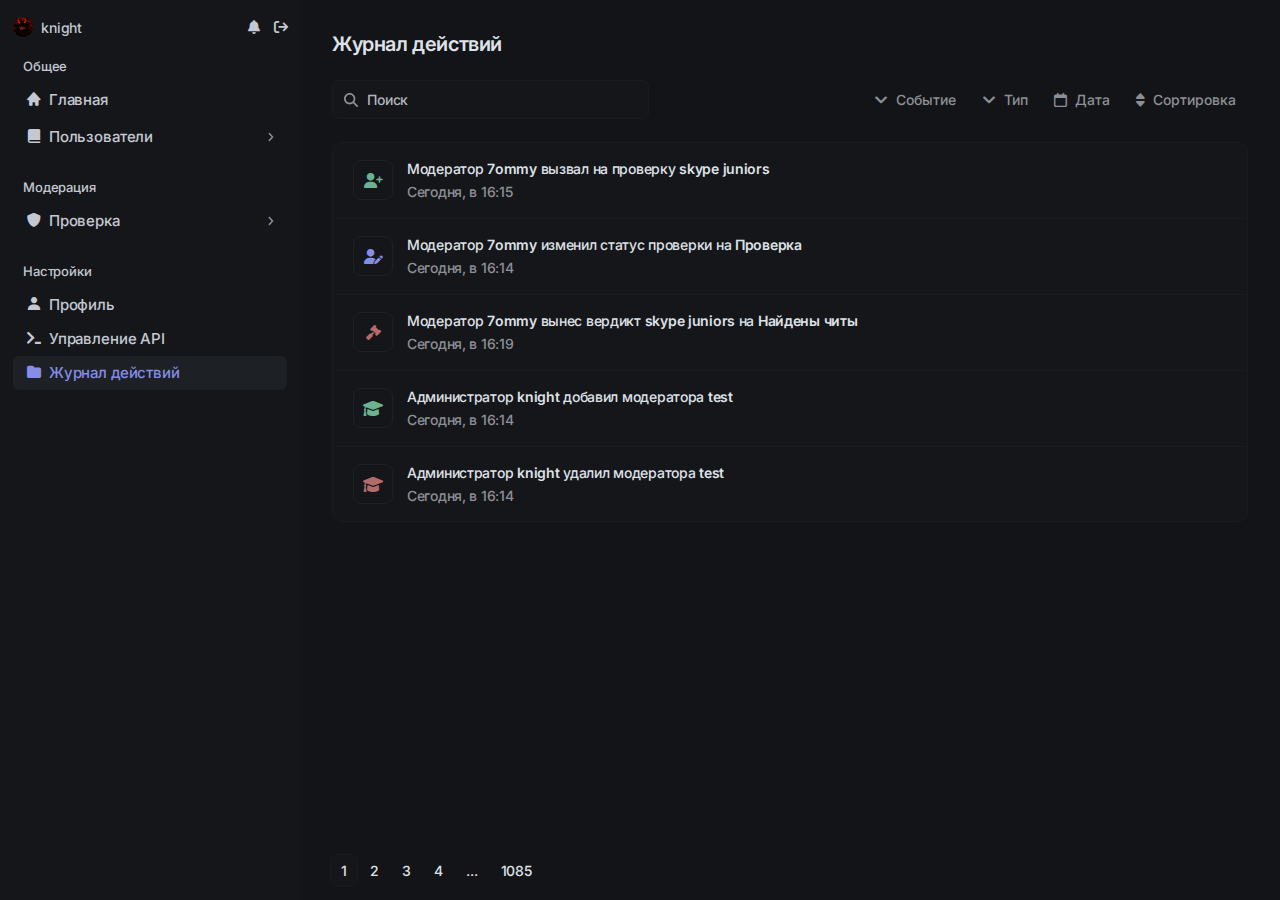
<file: journal.html>
<!DOCTYPE html>
<html lang="en">
  <head>
  <meta charset="UTF-8" />
  <meta http-equiv="X-UA-Compatible" content="IE=edge" />
  <meta name="viewport" content="width=device-width, initial-scale=1.0" />

  <link rel="apple-touch-icon" sizes="180x180" href="img/fav/apple-touch-icon.png">
  <link rel="icon" type="image/png" sizes="32x32" href="img/fav/favicon-32x32.png">
  <link rel="icon" type="image/png" sizes="16x16" href="img/fav/favicon-16x16.png">
  <link rel="manifest" href="/site.webmanifest">
  <link rel="mask-icon" href="img/fav/safari-pinned-tab.svg" color="#5bbad5">
  <meta name="msapplication-TileColor" content="#da532c">
  <meta name="theme-color" content="#ffffff">

  <link rel="preconnect" href="https://fonts.googleapis.com" />
  <link rel="preconnect" href="https://fonts.gstatic.com" crossorigin />
  <link
    href="https://fonts.googleapis.com/css2?family=Fragment+Mono&family=Inter:wght@500;600;700&display=swap&_v=20240317215535"
    rel="stylesheet"
  />
  
  <link rel="stylesheet" href="css/style.min.css?_v=20240317215535" />
  <title>Cheat Checkers</title>
</head>


  <body>
    <div class="wrapper">
      <main class="main">
        <aside class="sidebar">
    <div class="sidebar__wrapper">
      <div class="sidebar__header header-sidebar">
        <a class="header-sidebar__avatar" href="#">
          <img
            class="header-sidebar__avatar-img"
            src="img/avatar.jpg"
            alt="profile"
          />
          <span class="header-sidebar__name">knight</span>
        </a>
        <div class="header-sidebar__btns">
          <button class="header-sidebar__note-btn _notifications"></button>
          <button class="header-sidebar__exit-btn _exit"></button>
        </div>
        
      </div>
      <div class="sidebar__block block-sidebar">
        <h5 class="block-sidebar__title">Общее</h5>
        <ul class="block-sidebar__list">
          <li class="block-sidebar__item">
            <button style="margin-bottom: 3px;" id="main" class="block-sidebar__btn">
              <a class="block-sidebar-link" href="index.html"><span class="_home"></span>Главная</a>
            </button>
          </li>
          <li class="block-sidebar__item">
            <div class="block-sidebar__spoller">
              <div class="block-sidebar__spoller-title">
                <button
                  tabindex="-1"
                  class="block-sidebar__btn"
                >
                  <a class="block-sidebar-link" href="users.html"><span class="_users"></span>Пользователи</a>
                </button>
               
              </div>
              <!-- <div class="block-sidebar__spoller-text">
                <div>
                  <button id="moderators">
                    <a class="block-sidebar-link" href="moderators.html"><span class="_moderators"></span>Модераторы</a>
                  </button>
                </div>
              </div> -->
            </div>
          </li>
        </ul>
      </div>
      <div class="sidebar__block block-sidebar">
        <h5 class="block-sidebar__title">Модерация</h5>
        <ul class="block-sidebar__list">
          <li class="block-sidebar__item">
            <div class="block-sidebar__spoller">
              <div class="block-sidebar__spoller-title">
                <div
                  class="block-sidebar__btn"
                  tabindex="-1"
                >
                  <a class="block-sidebar-link" href="check.html"><span class="_shield"></span>Проверка</a>
                </div>
              </div>
              <!-- <div class="block-sidebar__spoller-text">
                <div >
                  <button id="history">
                    <a class="block-sidebar-link" href="history.html"><span class="_clock"></span>История</a>
                  </button>
                </div>
              </div> -->
            </div>
          </li>
        </ul>
      </div>
      <div class="sidebar__block block-sidebar">
        <h5 class="block-sidebar__title">Настройки</h5>
        <ul class="block-sidebar__list">
          <li class="block-sidebar__item">
            <button class="block-sidebar__btn">
              <a class="block-sidebar-link" href="profile.html"><span class="_profile"></span>Профиль</a>
            </button>
          </li>
          <li class="block-sidebar__item">
            <button class="block-sidebar__btn ">
              <a class="block-sidebar-link" href="api.html"><span class="_control"></span>Управление API</a>
            </button>
          </li>
          <li class="block-sidebar__item">
            <button class="block-sidebar__btn active">
              <span class="_actions"></span>Журнал действий
            </button>
          </li>
        </ul>
      </div>
    </div>
    <div class="sidebar__notifications notifications">
      <div class="notifications__title">Уведомления</div>
      <ul class="notifications__list">
        <li class="notifications__item">
          <div class="notifications__item-content">
            <p class="notifications__item-title">AAAAAAAAAAAAAAAAAAAAAAuto layout</p>
            <p class="notifications__item-date">2 февраля</p>
          </div>
          <a href="#" class="notifications__item-link">Читать &#8594</a>
        </li>
        <li class="notifications__item">
          <div class="notifications__item-content">
            <p class="notifications__item-title">Обновление 2.11.56SSSSSSSSSSSSSSSSSSSSSSSSSSS</p>
            <p class="notifications__item-date">2 февраля</p>
          </div>
          <a href="#" class="notifications__item-link">Читать &#8594</a>
        </li>
        <li class="notifications__item">
          <div class="notifications__item-content">
            <p class="notifications__item-title">Обновление 2.11.56</p>
            <p class="notifications__item-date">2 февраля</p>
          </div>
          <a href="#" class="notifications__item-link">Читать &#8594</a>
        </li>
      </ul>
    </div>
  </aside>
  
  
  
  
  
        <section class="journal active">
  <div class="journal__wrapper">
    <h2 class="journal__title">Журнал действий</h2>
    <nav class="journal__menu menu-journal">
      <div class="menu-journal__input-wrapper">
        <input class="menu-journal__input" type="text" placeholder="Поиск" />
      </div>
      <ul class="menu-journal__sort">
        <li class="menu-journal__sort-item">
          <button class="menu-journal__sort-btn">
            <span class="_arrow"></span>
            <span>Событие</span>
          </button>
        </li>
        <li class="menu-journal__sort-item">
          <button class="menu-journal__sort-btn">
            <span class="_arrow"></span>
            <span>Тип</span>
          </button>
        </li>
        <li class="menu-journal__sort-item">
          <button class="menu-journal__sort-btn">
            <span class="_date"></span>
            <span>Дата</span>
          </button>
        </li>
        <li class="menu-journal__sort-item">
          <button class="menu-journal__sort-btn">
            <span class="_users-sort"></span>
            <span>Сортировка</span>
          </button>
        </li>
      </ul>
    </nav>
    <ul class="journal__table">
      <li class="journal__table-item">
        <div class="journal__table-icon green">
          <span class="_journal-icon-1"></span>
        </div>
        <div class="journal__table-text">
          <p class="journal__table-title">
            Модератор <span>7ommy</span> вызвал на проверку <span>skype juniors</span>
          </p>
          <p class="journal__table-subtitle">Сегодня, в 16:15</p>
        </div>
      </li>
      <li class="journal__table-item">
        <div class="journal__table-icon blue">
          <span class="_journal-icon-2"></span>
        </div>
        <div class="journal__table-text">
          <p class="journal__table-title">
            Модератор <span>7ommy</span> изменил статус проверки на <span>Проверка</span>
          </p>
          <p class="journal__table-subtitle">Сегодня, в 16:14</p>
        </div>
      </li>
      <li class="journal__table-item">
        <div class="journal__table-icon red">
          <span class="_journal-icon-3"></span>
        </div>
        <div class="journal__table-text">
          <p class="journal__table-title">
            Модератор <span>7ommy</span> вынес вердикт <span>skype juniors</span> на <span>Найдены читы</span>
          </p>
          <p class="journal__table-subtitle">Сегодня, в 16:19</p>
        </div>
      </li>
      <li class="journal__table-item">
        <div class="journal__table-icon green">
          <span class="_journal-icon-5"></span>
        </div>
        <div class="journal__table-text">
          <p class="journal__table-title">
            Администратор <span>knight</span> добавил модератора <span>test</span>
          </p>
          <p class="journal__table-subtitle">Сегодня, в 16:14</p>
        </div>
      </li>
      <li class="journal__table-item">
        <div class="journal__table-icon red">
          <span class="_journal-icon-5"></span>
        </div>
        <div class="journal__table-text">
          <p class="journal__table-title">
            Администратор <span>knight</span> удалил модератора <span>test</span>
          </p>
          <p class="journal__table-subtitle">Сегодня, в 16:14</p>
        </div>
      </li>
    </ul>
    <div class="journal__pag">
      <button type="button" class="journal__pag-number active">1</button>
      <button type="button" class="journal__pag-number">2</button>
      <button type="button" class="journal__pag-number">3</button>
      <button type="button" class="journal__pag-number">4</button>
      <div class="journal__dots">
        <button type="button" class="dots__dots-btn">...</button>
        <div class="dots__wrapper">
          <input type="text" class="dots__number" value="5" maxlength="4" />
          <button class="dots__operator minus"></button>
          <button class="dots__operator plus"></button>
          <button class="dots__btn">Перейти</button>
        </div>
      </div>
      <button type="button" class="journal__pag-number">1085</button>
    </div>
  </div>
</section>

      </main>
      <script defer src="js/app.min.js?_v=20240317215535"></script>
    </div>
  </body>
</html>
</file>
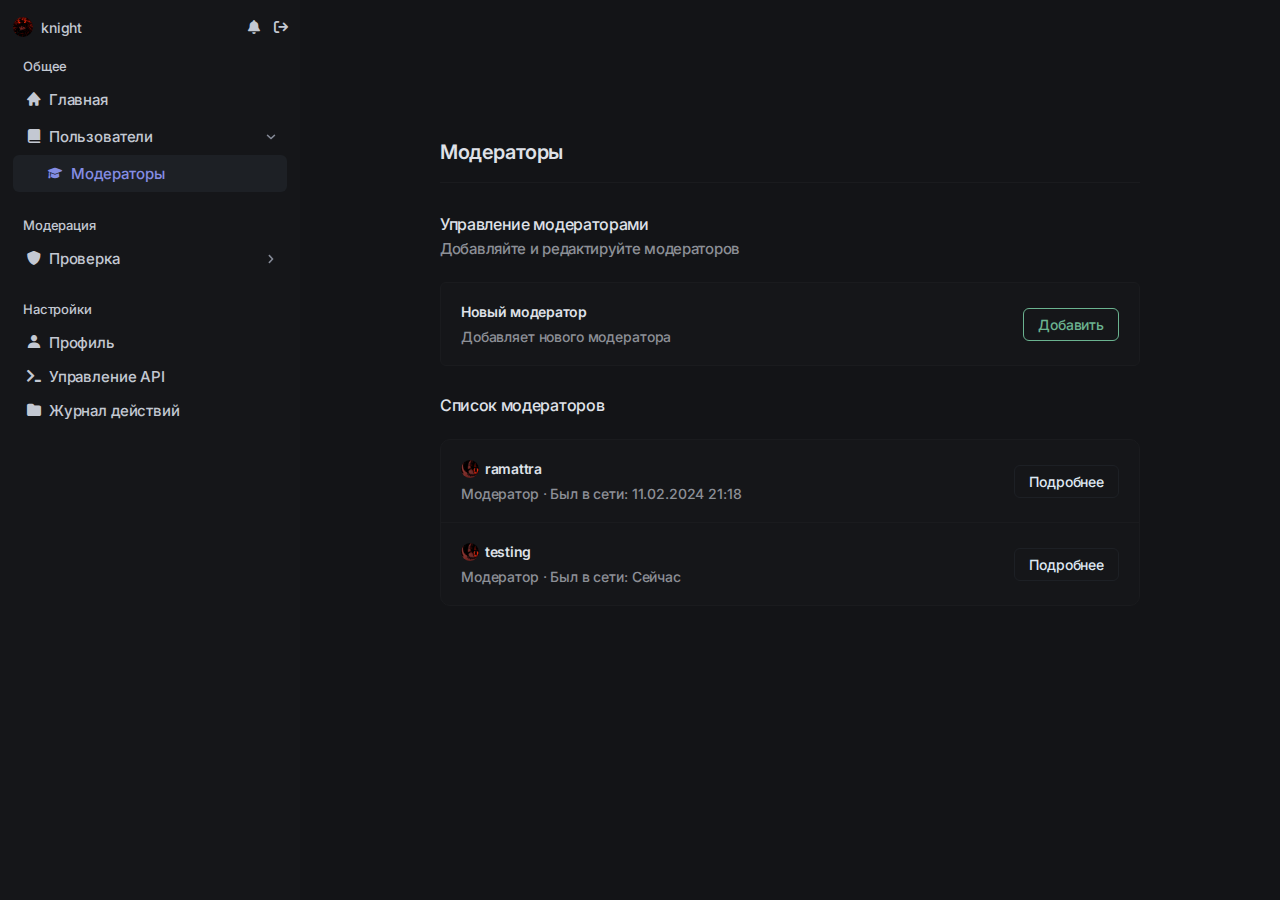
<file: moderators.html>
<!DOCTYPE html>
<html lang="en">
  <head>
  <meta charset="UTF-8" />
  <meta http-equiv="X-UA-Compatible" content="IE=edge" />
  <meta name="viewport" content="width=device-width, initial-scale=1.0" />

  <link rel="apple-touch-icon" sizes="180x180" href="img/fav/apple-touch-icon.png">
  <link rel="icon" type="image/png" sizes="32x32" href="img/fav/favicon-32x32.png">
  <link rel="icon" type="image/png" sizes="16x16" href="img/fav/favicon-16x16.png">
  <link rel="manifest" href="/site.webmanifest">
  <link rel="mask-icon" href="img/fav/safari-pinned-tab.svg" color="#5bbad5">
  <meta name="msapplication-TileColor" content="#da532c">
  <meta name="theme-color" content="#ffffff">

  <link rel="preconnect" href="https://fonts.googleapis.com" />
  <link rel="preconnect" href="https://fonts.gstatic.com" crossorigin />
  <link
    href="https://fonts.googleapis.com/css2?family=Fragment+Mono&family=Inter:wght@500;600;700&display=swap&_v=20240317215535"
    rel="stylesheet"
  />
  
  <link rel="stylesheet" href="css/style.min.css?_v=20240317215535" />
  <title>Cheat Checkers</title>
</head>


  <body>
    <div class="wrapper">
      <main class="main">
        <aside class="sidebar">
  <div class="sidebar__wrapper">
    <div class="sidebar__header header-sidebar">
      <a class="header-sidebar__avatar" href="#">
        <img
          class="header-sidebar__avatar-img"
          src="img/avatar.jpg"
          alt="profile"
        />
        <span class="header-sidebar__name">knight</span>
      </a>
      <div class="header-sidebar__btns">
        <button class="header-sidebar__note-btn _notifications"></button>
        <button class="header-sidebar__exit-btn _exit"></button>
      </div>
      
    </div>
    <div class="sidebar__block block-sidebar">
      <h5 class="block-sidebar__title">Общее</h5>
      <ul class="block-sidebar__list">
        <li class="block-sidebar__item">
          <button style="margin-bottom: 3px;" id="main" class="block-sidebar__btn ">
            <a class="block-sidebar-link" href="index.html"><span class="_home"></span>Главная</a>
          </button>
        </li>
        <li class="block-sidebar__item">
          <div class="block-sidebar__spoller">
            <div class="block-sidebar__spoller-title">
              <button
                type="button"
                class="block-sidebar__btn spolleractive"
              >
                <a class="block-sidebar-link" href="users.html"><span class="_users"></span>Пользователи</a>
              </button>
              <div class="block-sidebar__spoller-text">
                <div class="active">
                  <button id="moderators">
                    <span class="_moderators"></span>Модераторы
                  </button>
                </div>
              </div>
            </div>
          </div>
        </li>
      </ul>
    </div>
     <div class="sidebar__block block-sidebar">
      <h5 class="block-sidebar__title">Модерация</h5>
      <ul class="block-sidebar__list">
        <li class="block-sidebar__item">
          <div class="block-sidebar__spoller">
            <div class="block-sidebar__spoller-title">
              <div
                class="block-sidebar__btn "
                tabindex="-1"
              >
                <a class="block-sidebar-link" href="check.html"><span class="_shield"></span>Проверка</a>
              </div>
            </div>
            <!-- <div class="block-sidebar__spoller-text">
              <div >
                <button id="history">
                  <a class="block-sidebar-link" href="history.html"><span class="_clock"></span>История</a>
                </button>
              </div>
            </div> -->
          </div>
        </li>
      </ul>
    </div>
    <div class="sidebar__block block-sidebar">
      <h5 class="block-sidebar__title">Настройки</h5>
      <ul class="block-sidebar__list">
        <li class="block-sidebar__item">
          <button class="block-sidebar__btn ">
            <a class="block-sidebar-link" href="profile.html"><span class="_profile"></span>Профиль</a>
          </button>
        </li>
        <li class="block-sidebar__item">
          <button class="block-sidebar__btn">
            <a class="block-sidebar-link" href="api.html"><span class="_control"></span>Управление API</a>
          </button>
        </li>
        <li class="block-sidebar__item">
          <button class="block-sidebar__btn">
            <a class="block-sidebar-link" href="journal.html"><span class="_actions"></span>Журнал действий</a>
          </button>
        </li>
      </ul>
    </div>
  </div>
  <div class="sidebar__notifications notifications">
    <div class="notifications__title">Уведомления</div>
    <ul class="notifications__list">
      <li class="notifications__item">
        <div class="notifications__item-content">
          <p class="notifications__item-title">AAAAAAAAAAAAAAAAAAAAAAuto layout</p>
          <p class="notifications__item-date">2 февраля</p>
        </div>
        <a href="#" class="notifications__item-link">Читать &#8594</a>
      </li>
      <li class="notifications__item">
        <div class="notifications__item-content">
          <p class="notifications__item-title">Обновление 2.11.56SSSSSSSSSSSSSSSSSSSSSSSSSSS</p>
          <p class="notifications__item-date">2 февраля</p>
        </div>
        <a href="#" class="notifications__item-link">Читать &#8594</a>
      </li>
      <li class="notifications__item">
        <div class="notifications__item-content">
          <p class="notifications__item-title">Обновление 2.11.56</p>
          <p class="notifications__item-date">2 февраля</p>
        </div>
        <a href="#" class="notifications__item-link">Читать &#8594</a>
      </li>
    </ul>
  </div>
</aside>

        <section class="moderators active">
  <div class="moderators__wrapper">
    <h2 class="moderators__title">Модераторы</h2>
    <h4 class="moderators__subtitle">Управление модераторами</h4>
    <p class="moderators__text">Добавляйте и редактируйте модераторов</p>
    <div class="moderators__add-form form-add">
      <div class="form-add__text">
        <p class="form-add__title">Новый модератор</p>
        <p class="form-add__subtitle">Добавляет нового модератора</p>
      </div>
      <button class="form-add__btn">Добавить</button>
    </div>
    <h4 class="moderators__list-title">Список модераторов</h4>
    <p class="moderators__nomod" style="display: none">Нет модераторов</p>
    <p class="moderators__nomod-text" style="display: none">
      Похоже, здесь нет модераторов. Добавьте своего первого модератора.
    </p>
    <ul class="moderators__list">
      <li class="moderators__item">
        <div class="moderators__item-user">
          <div class="moderators__item-ava">
            <img
              src="img/avatar.png"
              alt="avatar"
              class="moderators__item-avatar"
            />
          </div>
          <p class="moderators__item-name">ramattra</p>
          <p class="moderators__item-text">
            Модератор · Был в сети:
            <time class="moderators__item-time">11.02.2024 21:18</time>
          </p>
        </div>
        <button class="moderators__item-btn">Подробнее</button>
      </li>
      <li class="moderators__item">
        <div class="moderators__item-user">
          <div class="moderators__item-ava">
            <img
              src="img/avatar.png"
              alt="avatar"
              class="moderators__item-avatar"
            />
          </div>
          <p class="moderators__item-name">testing</p>
          <p class="moderators__item-text">
            Модератор · Был в сети:
            <time class="moderators__item-time">Сейчас</time>
          </p>
        </div>
        <button class="moderators__item-btn">Подробнее</button>
      </li>
    </ul>
  </div>
</section>

        <section class="modinfo ">
    <div class="modinfo__wrapper">
        <button class="modinfo__title">&#8592 Модераторы</button>
        <div class="modinfo__subtitle">Информация о модераторе</div>
        <ul class="modinfo__list">
            <li class="modinfo__item">
                <p class="modinfo__item-text">Имя пользователя</p>
                <p class="modinfo__item-desc" id="moderatorName"></p>
            </li>
            <li class="modinfo__item">
                <p class="modinfo__item-text">Последний вход</p>
                <p class="modinfo__item-desc" id="moderatorTime"></p>
            </li>
            <li class="modinfo__item">
                <p class="modinfo__item-text">Последняя проверка</p>
                <p class="modinfo__item-desc">11.02.2024 21:18</p>
            </li>
            <li class="modinfo__item">
                <p class="modinfo__item-text">Количество проверок</p>
                <p class="modinfo__item-desc">7321</p>
            </li>
            <li class="modinfo__item">
                <p class="modinfo__item-text">IP-адрес при регистрации</p>
                <p class="modinfo__item-desc">94.135.64.50</p>
            </li>
            <li class="modinfo__item">
                <p class="modinfo__item-text">IP-адрес с последнего входа</p>
                <p class="modinfo__item-desc">94.135.64.50</p>
            </li>
        </ul>
        <button class="modinfo__delete-btn">Удалить модератора</button>
    </div>
</section>



        <section class="addmod ">
    <div class="addmod__wrapper">
        <button class="addmod__title">&#8592 Новый модератор</button>
        <form action="#" class="addmod__form">
            <label class="addmod__label" for="addName">Имя пользователя</label>
            <input class="addmod__input" type="text" id="addName" value="jjjjjj">
            <label class="addmod__label" for="addMail">Почта</label>
            <input class="addmod__input" type="email" id="addMail" value="knight@cheatchecker.com">
            <label class="addmod__label" for="addPass">Пароль</label>
            <input class="addmod__input" type="password" id="addPass" value="••••••••••••••••••••••">
            <button class="addmod__btn" type="button">Создать</button>
        </form>
    </div>
</section>
      </main>
      <script defer src="js/app.min.js?_v=20240317215535"></script>
    </div>
  </body>
</html>
</file>
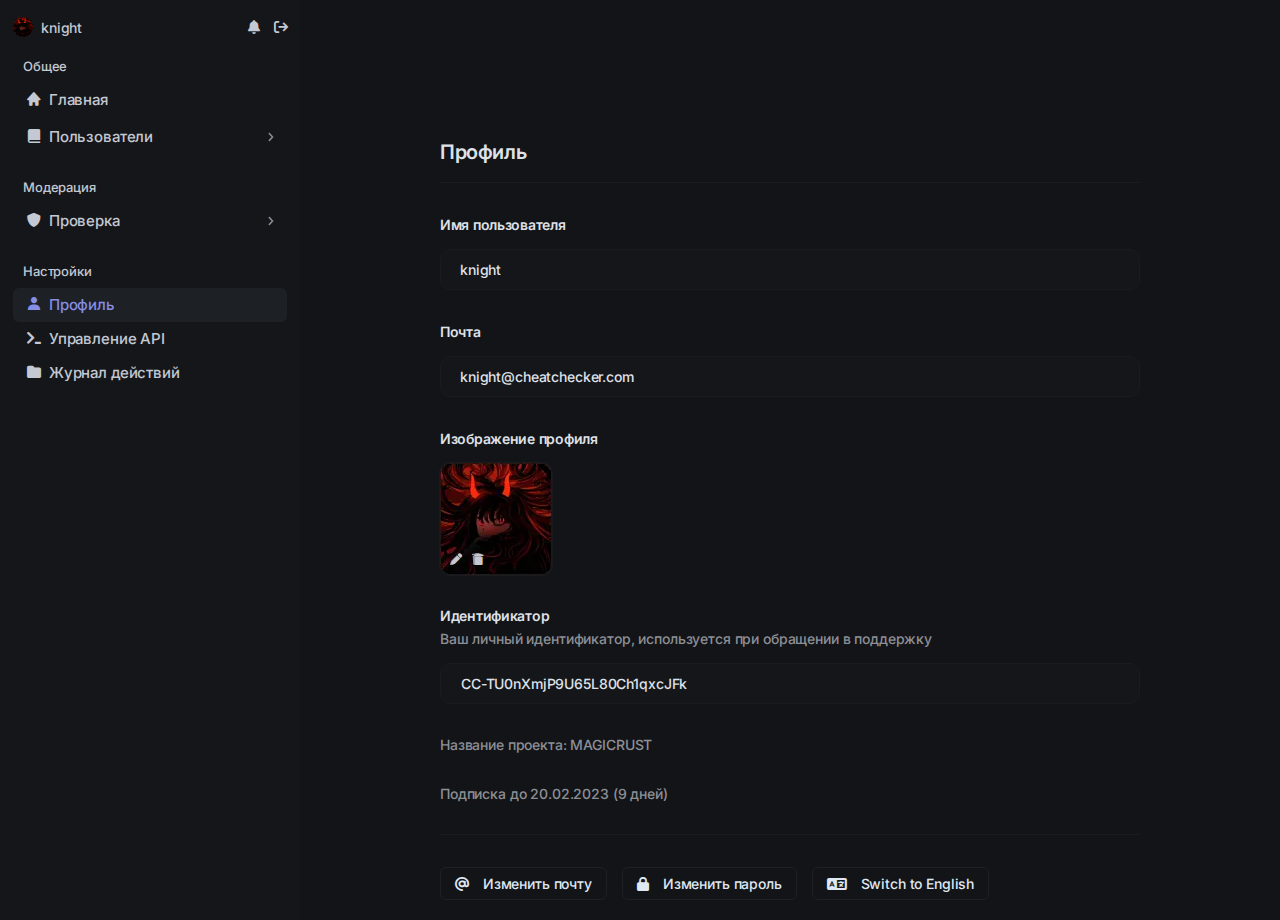
<file: profile.html>
<!DOCTYPE html>
<html lang="en">
  <head>
  <meta charset="UTF-8" />
  <meta http-equiv="X-UA-Compatible" content="IE=edge" />
  <meta name="viewport" content="width=device-width, initial-scale=1.0" />

  <link rel="apple-touch-icon" sizes="180x180" href="img/fav/apple-touch-icon.png">
  <link rel="icon" type="image/png" sizes="32x32" href="img/fav/favicon-32x32.png">
  <link rel="icon" type="image/png" sizes="16x16" href="img/fav/favicon-16x16.png">
  <link rel="manifest" href="/site.webmanifest">
  <link rel="mask-icon" href="img/fav/safari-pinned-tab.svg" color="#5bbad5">
  <meta name="msapplication-TileColor" content="#da532c">
  <meta name="theme-color" content="#ffffff">

  <link rel="preconnect" href="https://fonts.googleapis.com" />
  <link rel="preconnect" href="https://fonts.gstatic.com" crossorigin />
  <link
    href="https://fonts.googleapis.com/css2?family=Fragment+Mono&family=Inter:wght@500;600;700&display=swap&_v=20240317215535"
    rel="stylesheet"
  />
  
  <link rel="stylesheet" href="css/style.min.css?_v=20240317215535" />
  <title>Cheat Checkers</title>
</head>


  <body>
    <div class="wrapper">
      <main class="main">
        <aside class="sidebar">
  <div class="sidebar__wrapper">
    <div class="sidebar__header header-sidebar">
      <a class="header-sidebar__avatar" href="#">
        <img
          class="header-sidebar__avatar-img"
          src="img/avatar.jpg"
          alt="profile"
        />
        <span class="header-sidebar__name">knight</span>
      </a>
      <div class="header-sidebar__btns">
        <button class="header-sidebar__note-btn _notifications"></button>
        <button class="header-sidebar__exit-btn _exit"></button>
      </div>
      
    </div>
    <div class="sidebar__block block-sidebar">
      <h5 class="block-sidebar__title">Общее</h5>
      <ul class="block-sidebar__list">
        <li class="block-sidebar__item">
          <button style="margin-bottom: 3px;" id="main" class="block-sidebar__btn ">
            <a class="block-sidebar-link" href="index.html"><span class="_home"></span>Главная</a>
          </button>
        </li>
        <li class="block-sidebar__item">
          <div class="block-sidebar__spoller">
            <div class="block-sidebar__spoller-title">
              <button
                tabindex="-1"
                class="block-sidebar__btn"
              >
                <a class="block-sidebar-link" href="users.html"><span class="_users"></span>Пользователи</a>
              </button>
              
            </div>
            <!-- <div class="block-sidebar__spoller-text">
              <div>
                <button id="moderators">
                  <a class="block-sidebar-link" href="moderators.html"><span class="_moderators"></span>Модераторы</a>
                </button>
              </div>
            </div> -->
          </div>
        </li>
      </ul>
    </div>
    <div class="sidebar__block block-sidebar">
      <h5 class="block-sidebar__title">Модерация</h5>
      <ul class="block-sidebar__list">
        <li class="block-sidebar__item">
          <div class="block-sidebar__spoller">
            <div class="block-sidebar__spoller-title">
              <div
                class="block-sidebar__btn"
                tabindex="-1"
              >
                <a class="block-sidebar-link" href="check.html"><span class="_shield"></span>Проверка</a>
              </div>
            </div>
            <!-- <div class="block-sidebar__spoller-text">
              <div >
                <button id="history">
                  <a class="block-sidebar-link" href="history.html"><span class="_clock"></span>История</a>
                </button>
              </div>
            </div> -->
          </div>
        </li>
      </ul>
    </div>
    <div class="sidebar__block block-sidebar">
      <h5 class="block-sidebar__title">Настройки</h5>
      <ul class="block-sidebar__list">
        <li class="block-sidebar__item">
          <button class="block-sidebar__btn active">
            <span class="_profile"></span>Профиль
          </button>
        </li>
        <li class="block-sidebar__item">
          <button class="block-sidebar__btn">
            <a class="block-sidebar-link" href="api.html"><span class="_control"></span>Управление API</a>
          </button>
        </li>
        <li class="block-sidebar__item">
          <button class="block-sidebar__btn">
            <a class="block-sidebar-link" href="journal.html"><span class="_actions"></span>Журнал действий</a>
          </button>
        </li>
      </ul>
    </div>
  </div>
  <div class="sidebar__notifications notifications">
    <div class="notifications__title">Уведомления</div>
    <ul class="notifications__list">
      <li class="notifications__item">
        <div class="notifications__item-content">
          <p class="notifications__item-title">AAAAAAAAAAAAAAAAAAAAAAuto layout</p>
          <p class="notifications__item-date">2 февраля</p>
        </div>
        <a href="#" class="notifications__item-link">Читать &#8594</a>
      </li>
      <li class="notifications__item">
        <div class="notifications__item-content">
          <p class="notifications__item-title">Обновление 2.11.56SSSSSSSSSSSSSSSSSSSSSSSSSSS</p>
          <p class="notifications__item-date">2 февраля</p>
        </div>
        <a href="#" class="notifications__item-link">Читать &#8594</a>
      </li>
      <li class="notifications__item">
        <div class="notifications__item-content">
          <p class="notifications__item-title">Обновление 2.11.56</p>
          <p class="notifications__item-date">2 февраля</p>
        </div>
        <a href="#" class="notifications__item-link">Читать &#8594</a>
      </li>
    </ul>
  </div>
</aside>

        <section class="profile active">
  <div class="profile__wrapper">
    <h2 class="profile__title">Профиль</h2>
    <div class="profile__form form-profile">
      <div class="form-profile__fieldset">
        <p class="form-profile__label">Имя пользователя</p>
        <p class="form-profile__input">knight</p>
        <p class="form-profile__label">Почта</p>
        <p class="form-profile__input">knight@cheatchecker.com</p>
      </div>
    </div>
    <div class="profile__avatar">
      <p class="profile__avatar-title">Изображение профиля</p>
      <div class="profile__avatar-img">
        <picture><source srcset="img/avatar.webp" type="image/webp"><img src="img/avatar.jpg" alt="Profile image" /></picture>
        <button class="profile__avatar-btn-pen">
          <span class="_pencil"></span>
        </button>
        <button class="profile__avatar-btn-del">
          <span class="_delete"></span>
        </button>
      </div>
    </div>
    <div class="profile__id">
      <p class="profile__id-title">Идентификатор</p>
      <p class="profile__id-text">
        Ваш личный идентификатор, используется при обращении в поддержку
      </p>
      <p class="profile__id-id">CC-TU0nXmjP9U65L80Ch1qxcJFk</p>
    </div>
    <p class="profile__project-name">Название проекта: MAGICRUST</p>
    <p class="profile__subscription">Подписка до 20.02.2023 (9 дней)</p>
    <div class="profile__btns">
      <button id="changeMailBtn" class="profile__btn" type="button">
        <span class="_mail"></span><span>Изменить почту</span>
      </button>
      <button id="changePasswordBtn" class="profile__btn" type="button">
        <span class="_password"></span><span>Изменить пароль</span>
      </button>
      <button id="changeLangBtn" class="profile__btn" type="button">
        <span class="_lang"></span><span>Switch to English</span>
      </button>
    </div>
  </div>
</section>

        <section class="pass">
    <div class="pass__wrapper">
        <button class="pass__title">&#8592 Изменить пароль</button>
        <form class="pass__form form-pass">
            <label for="oldpass" class="form-pass__label">Старый пароль</label>
            <input class="form-pass__input" type="password" id="oldpass">
            <label for="newpass" class="form-pass__label">Новый пароль</label>
            <input class="form-pass__input" type="password" id="newpass">
            <label for="repeatpass" class="form-pass__label">Подтвердите новый пароль</label>
            <input class="form-pass__input" type="password" id="repeatpass">
            <div>
                <button class="form-pass__btn inactive" type="button">Обновить пароль</button> 
                <span class="form-pass__not-valid">Старый пароль недействителен</span>
            </div>
            
        </form>
    </div>
</section>

        <section class="mail">
    <div class="mail__wrapper">
        <button class="mail__title">&#8592 Изменить почту</button>
        <form class="mail__form form-mail">
            <label for="newmail" class="form-mail__label">Новая почта</label>
            <input class="form-mail__input" type="text" id="newmail" value="">
            <label for="repeatnewmail" class="form-mail__label">Подтвердите новую почту</label>
            <input class="form-mail__input" type="text" id="repeatnewmail" value="">
            <button class="form-mail__btn" type="button">Обновить почту</button>
        </form>
    </div>
</section>
        <section class="ccmail">
    <div class="ccmail__wrapper">
        <button type="button" class="ccmail__title">&#8592 Подтверждение изменения почты</button>
        <p class="ccmail__subtitle">Подтвердите изменение почты</p>
        <p class="ccmail__text">Мы отправили письмо на адрес dragon@gmail.com с дальнейшими инструкциями по подтверждению изменения вашей электронной почты.</p>
    </div>
</section>
      </main>
      <script defer src="js/app.min.js?_v=20240317215535"></script>
    </div>
  </body>
</html>
</file>
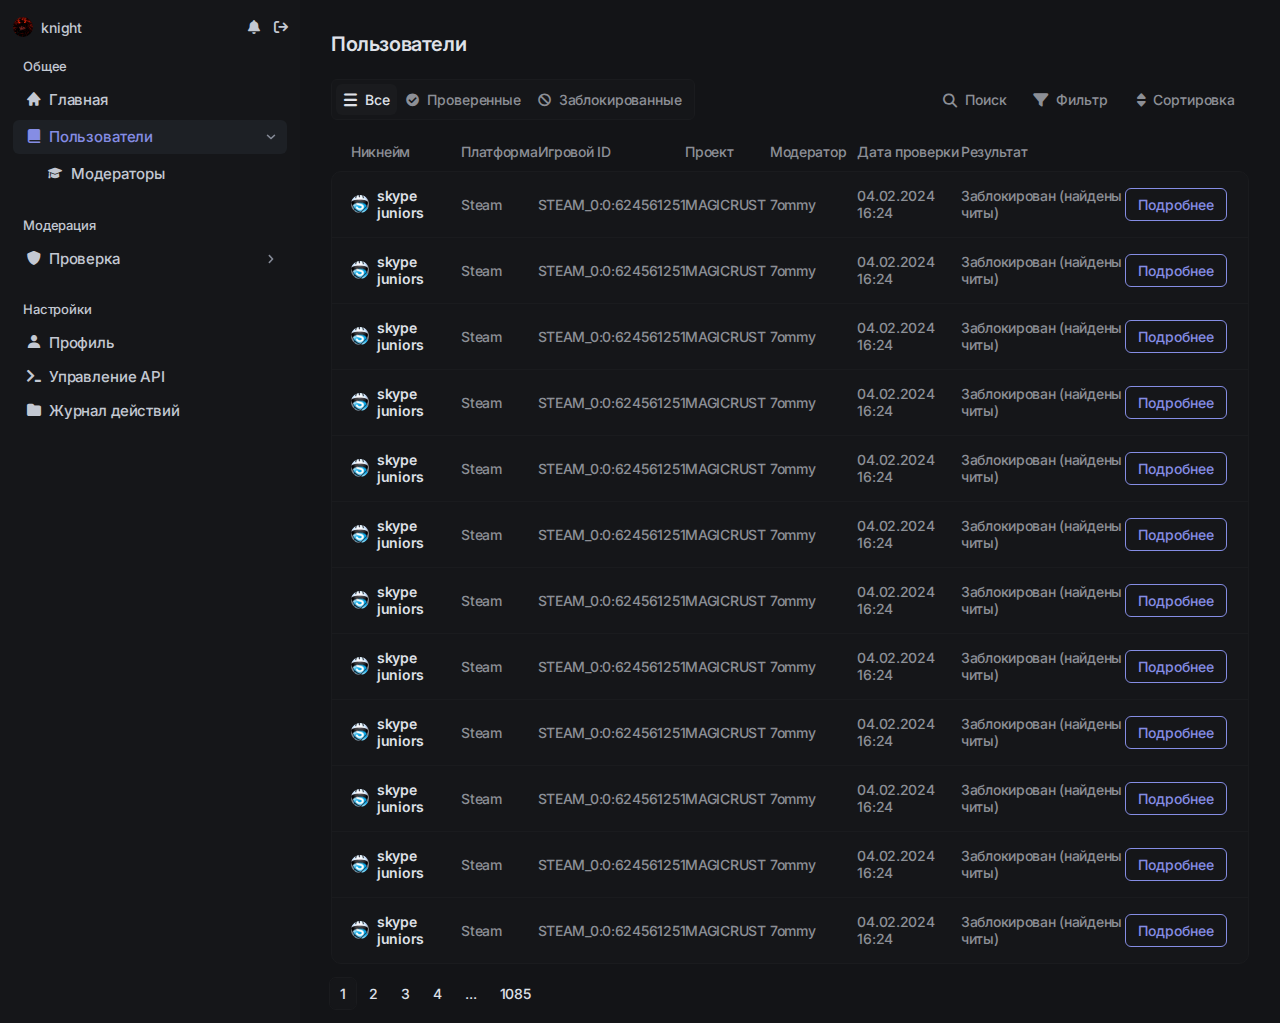
<file: users.html>
<!DOCTYPE html>
<html lang="en">
  <head>
  <meta charset="UTF-8" />
  <meta http-equiv="X-UA-Compatible" content="IE=edge" />
  <meta name="viewport" content="width=device-width, initial-scale=1.0" />

  <link rel="apple-touch-icon" sizes="180x180" href="img/fav/apple-touch-icon.png">
  <link rel="icon" type="image/png" sizes="32x32" href="img/fav/favicon-32x32.png">
  <link rel="icon" type="image/png" sizes="16x16" href="img/fav/favicon-16x16.png">
  <link rel="manifest" href="/site.webmanifest">
  <link rel="mask-icon" href="img/fav/safari-pinned-tab.svg" color="#5bbad5">
  <meta name="msapplication-TileColor" content="#da532c">
  <meta name="theme-color" content="#ffffff">

  <link rel="preconnect" href="https://fonts.googleapis.com" />
  <link rel="preconnect" href="https://fonts.gstatic.com" crossorigin />
  <link
    href="https://fonts.googleapis.com/css2?family=Fragment+Mono&family=Inter:wght@500;600;700&display=swap&_v=20240317215535"
    rel="stylesheet"
  />
  
  <link rel="stylesheet" href="css/style.min.css?_v=20240317215535" />
  <title>Cheat Checkers</title>
</head>


  <body>
    <div class="wrapper">
      <main class="main">
        <aside class="sidebar">
    <div class="sidebar__wrapper">
      <div class="sidebar__header header-sidebar">
        <a class="header-sidebar__avatar" href="#">
          <img
            class="header-sidebar__avatar-img"
            src="img/avatar.jpg"
            alt="profile"
          />
          <span class="header-sidebar__name">knight</span>
        </a>
        <div class="header-sidebar__btns">
          <button class="header-sidebar__note-btn _notifications"></button>
          <button class="header-sidebar__exit-btn _exit"></button>
        </div>
        
      </div>
      <div class="sidebar__block block-sidebar">
        <h5 class="block-sidebar__title">Общее</h5>
        <ul class="block-sidebar__list">
          <li class="block-sidebar__item">
            <button style="margin-bottom: 3px;" id="main" class="block-sidebar__btn">
              <a class="block-sidebar-link" href="index.html"><span class="_home"></span>Главная</a>
            </button>
          </li>
          <li class="block-sidebar__item">
            <div data-spollers data-one-spoller class="block-sidebar__spoller">
              <div class="block-sidebar__spoller-title">
                <button
                  class="block-sidebar__btn active spolleractive"
                  tabindex="-1"
                  type="button"
                  data-spoller
                >
                <span class="_users"></span>Пользователи
                </button>
                <div class="block-sidebar__spoller-text">
                    <div >
                      <button id="moderators">
                        <a class="block-sidebar-link" href="moderators.html"><span class="_moderators"></span>Модераторы</a>
                      </button>
                  </div>
                </div>
              </div>
            </div>
            
          </li>
        </ul>
      </div>
      <div class="sidebar__block block-sidebar">
        <h5 class="block-sidebar__title">Модерация</h5>
        <ul class="block-sidebar__list">
          <li class="block-sidebar__item">
            <div class="block-sidebar__spoller">
              <div class="block-sidebar__spoller-title">
                <div
                  class="block-sidebar__btn"
                  tabindex="-1"
                >
                  <a class="block-sidebar-link" href="check.html"><span class="_shield"></span>Проверка</a>
                </div>
              </div>
              <!-- <div class="block-sidebar__spoller-text">
                <div >
                  <button id="history">
                    <a class="block-sidebar-link" href="history.html"><span class="_clock"></span>История</a>
                  </button>
                </div>
              </div> -->
            </div>
          </li>
        </ul>
      </div>
      <div class="sidebar__block block-sidebar">
        <h5 class="block-sidebar__title">Настройки</h5>
        <ul class="block-sidebar__list">
          <li class="block-sidebar__item">
            <button class="block-sidebar__btn">
              <a class="block-sidebar-link" href="profile.html"><span class="_profile"></span>Профиль</a>
            </button>
          </li>
          <li class="block-sidebar__item">
            <button class="block-sidebar__btn">
              <a class="block-sidebar-link" href="api.html"><span class="_control"></span>Управление API</a>
            </button>
          </li>
          <li class="block-sidebar__item">
            <button class="block-sidebar__btn">
              <a class="block-sidebar-link" href="journal.html"><span class="_actions"></span>Журнал действий</a>
            </button>
          </li>
        </ul>
      </div>
    </div>
    <div class="sidebar__notifications notifications">
      <div class="notifications__title">Уведомления</div>
      <ul class="notifications__list">
        <li class="notifications__item">
          <div class="notifications__item-content">
            <p class="notifications__item-title">AAAAAAAAAAAAAAAAAAAAAAuto layout</p>
            <p class="notifications__item-date">2 февраля</p>
          </div>
          <a href="#" class="notifications__item-link">Читать &#8594</a>
        </li>
        <li class="notifications__item">
          <div class="notifications__item-content">
            <p class="notifications__item-title">Обновление 2.11.56SSSSSSSSSSSSSSSSSSSSSSSSSSS</p>
            <p class="notifications__item-date">2 февраля</p>
          </div>
          <a href="#" class="notifications__item-link">Читать &#8594</a>
        </li>
        <li class="notifications__item">
          <div class="notifications__item-content">
            <p class="notifications__item-title">Обновление 2.11.56</p>
            <p class="notifications__item-date">2 февраля</p>
          </div>
          <a href="#" class="notifications__item-link">Читать &#8594</a>
        </li>
      </ul>
    </div>
  </aside>
  
  
  
  
  
        <section class="userpage">
  <div class="userpage__wrapper">
    <h2 class="userpage__title">Пользователи</h2>
    <nav class="userpage__menu menu-userpage">
      <ul class="menu-userpage__filter">
        <li class="menu-userpage__filter-item">
          <button class="menu-userpage__filter-btn active">
            <span class="_users-all"></span>
            <span>Все</span>
          </button>
        </li>
        <li class="menu-userpage__filter-item">
          <button class="menu-userpage__filter-btn">
            <span class="_users-checked"></span>
            <span>Проверенные</span>
          </button>
        </li>
        <li class="menu-userpage__filter-item">
          <button class="menu-userpage__filter-btn">
            <span class="_users-blocked"></span>
            <span>Заблокированные</span>
          </button>
        </li>
      </ul>
      <ul class="menu-userpage__sort">
        <li class="menu-userpage__sort-item input">
          <input class="menu-userpage__sort-input" placeholder="Поиск" />
          <span class="_users-search"></span>
        </li>
        <li class="menu-userpage__sort-item">
          <button class="menu-userpage__sort-btn">
            <span class="_users-filter"></span>
            <span>Фильтр</span>
          </button>
        </li>
        <li class="menu-userpage__sort-item">
          <button class="menu-userpage__sort-btn">
            <span class="_users-sort"></span>
            <span>Сортировка</span>
          </button>
        </li>
      </ul>
    </nav>
    <div class="userpage__table">
      <div class="userpage__table-header">
        <p class="userpage__table-header-title">Никнейм</p>
        <p class="userpage__table-header-title">Платформа</p>
        <p class="userpage__table-header-title">Игровой ID</p>
        <p class="userpage__table-header-title">Проект</p>
        <p class="userpage__table-header-title">Модератор</p>
        <p class="userpage__table-header-title">Дата проверки</p>
        <p class="userpage__table-header-title">Результат</p>
        <p class="userpage__table-header-title"></p>
      </div>
      <div class="userpage__table-content">
        <div class="userpage__table-user">
          <p class="userpage__table-user-value">
            <img
              class="userpage__table-user-logo"
              src="img/user-acc-logo.png"
              alt="user logo"
            />
            <span class="userpage__table-user-name">skype juniors</span>
          </p>
          <p class="userpage__table-user-value">Steam</p>
          <p class="userpage__table-user-value">STEAM_0:0:624561251</p>
          <p class="userpage__table-user-value">MAGICRUST</p>
          <p class="userpage__table-user-value">7ommy</p>
          <p class="userpage__table-user-value">04.02.2024 16:24</p>
          <p class="userpage__table-user-value">Заблокирован (найдены читы)</p>
          <p class="userpage__table-user-value">
            <button class="userpage__table-user-btn" type="button">
              Подробнее
            </button>
          </p>
        </div>
        <div class="userpage__table-user">
          <p class="userpage__table-user-value">
            <img
              class="userpage__table-user-logo"
              src="img/user-acc-logo.png"
              alt="user logo"
            />
            <span class="userpage__table-user-name">skype juniors</span>
          </p>
          <p class="userpage__table-user-value">Steam</p>
          <p class="userpage__table-user-value">STEAM_0:0:624561251</p>
          <p class="userpage__table-user-value">MAGICRUST</p>
          <p class="userpage__table-user-value">7ommy</p>
          <p class="userpage__table-user-value">04.02.2024 16:24</p>
          <p class="userpage__table-user-value">Заблокирован (найдены читы)</p>
          <p class="userpage__table-user-value">
            <button class="userpage__table-user-btn" type="button">
              Подробнее
            </button>
          </p>
        </div>
        <div class="userpage__table-user">
          <p class="userpage__table-user-value">
            <img
              class="userpage__table-user-logo"
              src="img/user-acc-logo.png"
              alt="user logo"
            />
            <span class="userpage__table-user-name">skype juniors</span>
          </p>
          <p class="userpage__table-user-value">Steam</p>
          <p class="userpage__table-user-value">STEAM_0:0:624561251</p>
          <p class="userpage__table-user-value">MAGICRUST</p>
          <p class="userpage__table-user-value">7ommy</p>
          <p class="userpage__table-user-value">04.02.2024 16:24</p>
          <p class="userpage__table-user-value">Заблокирован (найдены читы)</p>
          <p class="userpage__table-user-value">
            <button class="userpage__table-user-btn" type="button">
              Подробнее
            </button>
          </p>
        </div>
        <div class="userpage__table-user">
          <p class="userpage__table-user-value">
            <img
              class="userpage__table-user-logo"
              src="img/user-acc-logo.png"
              alt="user logo"
            />
            <span class="userpage__table-user-name">skype juniors</span>
          </p>
          <p class="userpage__table-user-value">Steam</p>
          <p class="userpage__table-user-value">STEAM_0:0:624561251</p>
          <p class="userpage__table-user-value">MAGICRUST</p>
          <p class="userpage__table-user-value">7ommy</p>
          <p class="userpage__table-user-value">04.02.2024 16:24</p>
          <p class="userpage__table-user-value">Заблокирован (найдены читы)</p>
          <p class="userpage__table-user-value">
            <button class="userpage__table-user-btn" type="button">
              Подробнее
            </button>
          </p>
        </div>
        <div class="userpage__table-user">
          <p class="userpage__table-user-value">
            <img
              class="userpage__table-user-logo"
              src="img/user-acc-logo.png"
              alt="user logo"
            />
            <span class="userpage__table-user-name">skype juniors</span>
          </p>
          <p class="userpage__table-user-value">Steam</p>
          <p class="userpage__table-user-value">STEAM_0:0:624561251</p>
          <p class="userpage__table-user-value">MAGICRUST</p>
          <p class="userpage__table-user-value">7ommy</p>
          <p class="userpage__table-user-value">04.02.2024 16:24</p>
          <p class="userpage__table-user-value">Заблокирован (найдены читы)</p>
          <p class="userpage__table-user-value">
            <button class="userpage__table-user-btn" type="button">
              Подробнее
            </button>
          </p>
        </div>
        <div class="userpage__table-user">
          <p class="userpage__table-user-value">
            <img
              class="userpage__table-user-logo"
              src="img/user-acc-logo.png"
              alt="user logo"
            />
            <span class="userpage__table-user-name">skype juniors</span>
          </p>
          <p class="userpage__table-user-value">Steam</p>
          <p class="userpage__table-user-value">STEAM_0:0:624561251</p>
          <p class="userpage__table-user-value">MAGICRUST</p>
          <p class="userpage__table-user-value">7ommy</p>
          <p class="userpage__table-user-value">04.02.2024 16:24</p>
          <p class="userpage__table-user-value">Заблокирован (найдены читы)</p>
          <p class="userpage__table-user-value">
            <button class="userpage__table-user-btn" type="button">
              Подробнее
            </button>
          </p>
        </div>
        <div class="userpage__table-user">
          <p class="userpage__table-user-value">
            <img
              class="userpage__table-user-logo"
              src="img/user-acc-logo.png"
              alt="user logo"
            />
            <span class="userpage__table-user-name">skype juniors</span>
          </p>
          <p class="userpage__table-user-value">Steam</p>
          <p class="userpage__table-user-value">STEAM_0:0:624561251</p>
          <p class="userpage__table-user-value">MAGICRUST</p>
          <p class="userpage__table-user-value">7ommy</p>
          <p class="userpage__table-user-value">04.02.2024 16:24</p>
          <p class="userpage__table-user-value">Заблокирован (найдены читы)</p>
          <p class="userpage__table-user-value">
            <button class="userpage__table-user-btn" type="button">
              Подробнее
            </button>
          </p>
        </div>
        <div class="userpage__table-user">
          <p class="userpage__table-user-value">
            <img
              class="userpage__table-user-logo"
              src="img/user-acc-logo.png"
              alt="user logo"
            />
            <span class="userpage__table-user-name">skype juniors</span>
          </p>
          <p class="userpage__table-user-value">Steam</p>
          <p class="userpage__table-user-value">STEAM_0:0:624561251</p>
          <p class="userpage__table-user-value">MAGICRUST</p>
          <p class="userpage__table-user-value">7ommy</p>
          <p class="userpage__table-user-value">04.02.2024 16:24</p>
          <p class="userpage__table-user-value">Заблокирован (найдены читы)</p>
          <p class="userpage__table-user-value">
            <button class="userpage__table-user-btn" type="button">
              Подробнее
            </button>
          </p>
        </div>
        <div class="userpage__table-user">
          <p class="userpage__table-user-value">
            <img
              class="userpage__table-user-logo"
              src="img/user-acc-logo.png"
              alt="user logo"
            />
            <span class="userpage__table-user-name">skype juniors</span>
          </p>
          <p class="userpage__table-user-value">Steam</p>
          <p class="userpage__table-user-value">STEAM_0:0:624561251</p>
          <p class="userpage__table-user-value">MAGICRUST</p>
          <p class="userpage__table-user-value">7ommy</p>
          <p class="userpage__table-user-value">04.02.2024 16:24</p>
          <p class="userpage__table-user-value">Заблокирован (найдены читы)</p>
          <p class="userpage__table-user-value">
            <button class="userpage__table-user-btn" type="button">
              Подробнее
            </button>
          </p>
        </div>
        <div class="userpage__table-user">
          <p class="userpage__table-user-value">
            <img
              class="userpage__table-user-logo"
              src="img/user-acc-logo.png"
              alt="user logo"
            />
            <span class="userpage__table-user-name">skype juniors</span>
          </p>
          <p class="userpage__table-user-value">Steam</p>
          <p class="userpage__table-user-value">STEAM_0:0:624561251</p>
          <p class="userpage__table-user-value">MAGICRUST</p>
          <p class="userpage__table-user-value">7ommy</p>
          <p class="userpage__table-user-value">04.02.2024 16:24</p>
          <p class="userpage__table-user-value">Заблокирован (найдены читы)</p>
          <p class="userpage__table-user-value">
            <button class="userpage__table-user-btn" type="button">
              Подробнее
            </button>
          </p>
        </div>
        <div class="userpage__table-user">
          <p class="userpage__table-user-value">
            <img
              class="userpage__table-user-logo"
              src="img/user-acc-logo.png"
              alt="user logo"
            />
            <span class="userpage__table-user-name">skype juniors</span>
          </p>
          <p class="userpage__table-user-value">Steam</p>
          <p class="userpage__table-user-value">STEAM_0:0:624561251</p>
          <p class="userpage__table-user-value">MAGICRUST</p>
          <p class="userpage__table-user-value">7ommy</p>
          <p class="userpage__table-user-value">04.02.2024 16:24</p>
          <p class="userpage__table-user-value">Заблокирован (найдены читы)</p>
          <p class="userpage__table-user-value">
            <button class="userpage__table-user-btn" type="button">
              Подробнее
            </button>
          </p>
        </div>
        <div class="userpage__table-user">
          <p class="userpage__table-user-value">
            <img
              class="userpage__table-user-logo"
              src="img/user-acc-logo.png"
              alt="user logo"
            />
            <span class="userpage__table-user-name">skype juniors</span>
          </p>
          <p class="userpage__table-user-value">Steam</p>
          <p class="userpage__table-user-value">STEAM_0:0:624561251</p>
          <p class="userpage__table-user-value">MAGICRUST</p>
          <p class="userpage__table-user-value">7ommy</p>
          <p class="userpage__table-user-value">04.02.2024 16:24</p>
          <p class="userpage__table-user-value">Заблокирован (найдены читы)</p>
          <p class="userpage__table-user-value">
            <button class="userpage__table-user-btn" type="button">
              Подробнее
            </button>
          </p>
        </div>
      </div>
    </div>
    <div class="userpage__pag">
      <button type="button" class="userpage__pag-number active">1</button>
      <button type="button" class="userpage__pag-number">2</button>
      <button type="button" class="userpage__pag-number">3</button>
      <button type="button" class="userpage__pag-number">4</button>
      <div class="userpage__dots">
        <button type="button" class="dots__dots-btn">...</button>
        <div class="dots__wrapper">
          <input type="text" class="dots__number" value="5" maxlength="4" />
          <button class="dots__operator minus"></button>
          <button class="dots__operator plus"></button>
          <button class="dots__btn">Перейти</button>
        </div>
      </div>
      <button type="button" class="userpage__pag-number">1085</button>
    </div>
  </div>

  <div class="userpage__modal">
    <div class="userpage__modal-main">
      <div class="userpage__modal-header">
        <h2 class="userpage__modal-title">
          Информация о
          <img
            class="userpage__modal-header-img"
            src="img/user-acc-logo.png"
            alt="acc logo"
          />
          skype juniors
        </h2>
        <button class="userpage__modal-close _user-close"></button>
      </div>
      <div class="userpage__modal-container">
        <nav class="userpage__modal-nav">
          <ul class="userpage__modal-navlist">
            <li class="userpage__modal-navlist-item">
              <button class="userpage__modal-navlist-btn active" type="button">
                <span class="_users-report"></span>
                <span>Отчет</span>
              </button>
            </li>
            <li class="userpage__modal-navlist-item">
              <button class="userpage__modal-navlist-btn" type="button">
                <span class="_users-info"></span>
                <span>Информация об игроке</span>
              </button>
            </li>
            <li class="userpage__modal-navlist-item">
              <button class="userpage__modal-navlist-btn" type="button">
                <span class="_users-proof"></span>
                <span>Доказательства</span>
              </button>
            </li>
            <li class="userpage__modal-navlist-item">
              <button class="userpage__modal-navlist-btn" type="button">
                <span class="_users-linked"></span>
                <span>Связанные аккаунты</span>
              </button>
            </li>
          </ul>
        </nav>
        <div class="userpage__modal-report active">
          <p class="userpage__modal-report-list-item">
            Начало отчета skype juniors
          </p>
          <div class="userpage__modal-report-list-wrapper">
            <p class="userpage__modal-report-list-title">
              Среда, 31 января 2024
            </p>
            <div class="userpage__modal-report-long-line"></div>
            <p class="userpage__modal-report-list-item">
              <span class="userpage__modal-report-time">18:22</span>
              <span>Модератор 7ommy вызвал игрока на проверку</span>
            </p>
            <div class="userpage__modal-report-long-line"></div>
            <p class="userpage__modal-report-list-item">
              <span class="userpage__modal-report-time">18:25</span>
              <span
                >Получен дискорд:
                <span class="userpage__modal-report-acc">skype_juniors</span>
                (1029176326021524679)</span
              >
            </p>
            <div class="userpage__modal-report-long-line"></div>
            <p class="userpage__modal-report-list-item">
              <span class="userpage__modal-report-time">18:36</span>
              <span>Проверка завершена</span>
            </p>
            <div class="userpage__modal-report-short-line"></div>
            <p class="userpage__modal-report-list-item">
              <span class="userpage__modal-report-time">18:36</span>
              <span>Вынесен вердикт: Найдены читы</span>
            </p>
            <div class="userpage__modal-report-short-line"></div>
            <p class="userpage__modal-report-list-item">
              <span class="userpage__modal-report-time">18:36</span>
              <span>Установлен статус: Заблокирован</span>
            </p>
          </div>
          <div class="userpage__modal-report-list-wrapper">
            <p class="userpage__modal-report-list-title">
              Понедельник, 5 января 2024
            </p>
            <div class="userpage__modal-report-long-line"></div>
            <p class="userpage__modal-report-list-item">
              <span class="userpage__modal-report-time">18:22</span>
              <span>Модератор 7ommy вызвал игрока на проверку</span>
            </p>
            <div class="userpage__modal-report-long-line"></div>
            <p class="userpage__modal-report-list-item">
              <span class="userpage__modal-report-time">18:25</span>
              <span
                >Получен дискорд:
                <span class="userpage__modal-report-acc">skype_juniors</span>
                (1029176326021524679)</span
              >
            </p>
            <div class="userpage__modal-report-long-line"></div>
            <p class="userpage__modal-report-list-item">
              <span class="userpage__modal-report-time">18:36</span>
              <span>Проверка завершена</span>
            </p>
            <div class="userpage__modal-report-short-line"></div>
            <p class="userpage__modal-report-list-item">
              <span class="userpage__modal-report-time">18:36</span>
              <span>Вынесен вердикт: Найдены читы</span>
            </p>
            <div class="userpage__modal-report-short-line"></div>
            <p class="userpage__modal-report-list-item">
              <span class="userpage__modal-report-time">18:36</span>
              <span>Установлен статус: Заблокирован</span>
            </p>
          </div>
        </div>
        <div class="userpage__modal-info">
          <div class="userpage__modal-info-header">
            <div class="userpage__modal-info-text">
              <h4 class="userpage__modal-info-title">Информация об игроке</h4>
              <p class="userpage__modal-info-subtitle">
                Ключевая информация связанная с игроком
              </p>
            </div>
            <button class="userpage__modal-info-btn" type="button">
              Профиль Steam
            </button>
          </div>
          <ul class="userpage__modal-info-table">
            <li class="userpage__modal-info-item">
              <p class="userpage__modal-info-prop">Вердикт</p>
              <p class="userpage__modal-info-value red">
                Заблокирован (найдены читы)
              </p>
            </li>
            <li class="userpage__modal-info-item">
              <p class="userpage__modal-info-prop">Использованный ключ</p>
              <p class="userpage__modal-info-value">Ty32AM6ZGPGKET8k6z</p>
            </li>
            <li class="userpage__modal-info-item">
              <p class="userpage__modal-info-prop">IP-адрес</p>
              <p class="userpage__modal-info-value">94.135.64.50</p>
            </li>
            <li class="userpage__modal-info-item">
              <p class="userpage__modal-info-prop">Имя пользователя Steam</p>
              <p class="userpage__modal-info-value">skype juniors</p>
            </li>
            <li class="userpage__modal-info-item">
              <p class="userpage__modal-info-prop">Steam ID</p>
              <p class="userpage__modal-info-value">STEAM_0:0:624561251</p>
            </li>
            <li class="userpage__modal-info-item">
              <p class="userpage__modal-info-prop">Имя пользователя Discord</p>
              <p class="userpage__modal-info-value">skype_juniors</p>
            </li>
            <li class="userpage__modal-info-item">
              <p class="userpage__modal-info-prop">Discord ID</p>
              <p class="userpage__modal-info-value">1029176326021524679</p>
            </li>
          </ul>
        </div>
        <div class="userpage__modal-proofs">
          <div class="userpage__modal-proofs-header">
            <div class="userpage__modal-proofs-text">
              <h4 class="userpage__modal-proofs-title">Доказательства</h4>
              <p class="userpage__modal-proofs-subtitle">
                Неопровержимые доказательства нарушения
              </p>
            </div>
            <button class="userpage__modal-proofs-btn" type="button">
              <span class="_users-attach"></span>
              <span>Прикрепить</span>
            </button>
          </div>
          <ul class="userpage__modal-proofs-list">
            <li class="userpage__modal-proofs-item">
              <div class="userpage__modal-proofs-video">
                <img
                  class="userpage__modal-proofs-video-content"
                  src="img/users-vid.jpg"
                  alt="Proof"
                />
                <button class="userpage__modal-proofs-play">
                  <span class="_users-play"></span>
                </button>
                <button class="userpage__modal-proofs-del">
                  <span class="_delete"></span>
                </button>
              </div>
              <p class="userpage__modal-proofs-text">Видео</p>
            </li>
            <li class="userpage__modal-proofs-item">
              <div class="userpage__modal-proofs-photo">
                <img
                  class="userpage__modal-proofs-photo-content"
                  src="img/users-photo.jpg"
                  alt="Proof"
                />
                <button class="userpage__modal-proofs-eye">
                  <span class="_users-eye"></span>
                </button>
                <button class="userpage__modal-proofs-del">
                  <span class="_delete"></span>
                </button>
              </div>
              <p class="userpage__modal-proofs-text">Фото</p>
            </li>
            <li class="userpage__modal-proofs-item">
              <div class="userpage__modal-proofs-photo">
                <img
                  class="userpage__modal-proofs-photo-content"
                  src="img/users-photo.jpg"
                  alt="Proof"
                />
                <button class="userpage__modal-proofs-eye">
                  <span class="_users-eye"></span>
                </button>
                <button class="userpage__modal-proofs-del">
                  <span class="_delete"></span>
                </button>
              </div>
            </li>
            <li class="userpage__modal-proofs-item">
              <div class="userpage__modal-proofs-photo">
                <img
                  class="userpage__modal-proofs-photo-content"
                  src="img/users-photo.jpg"
                  alt="Proof"
                />
                <button class="userpage__modal-proofs-eye">
                  <span class="_users-eye"></span>
                </button>
                <button class="userpage__modal-proofs-del">
                  <span class="_delete"></span>
                </button>
              </div>
            </li>
          </ul>

          <div class="userpage__modal-proofs-del-modal">
            <div class="userpage__modal-proofs-del-modal-main">
              <h2 class="userpage__modal-proofs-del-modal-title">
                Подтверждение
              </h2>
              <p class="userpage__modal-proofs-del-modal-text">
                Вы уверены, что хотите выполнить это действие? Это действие
                нельзя отменить.
              </p>
              <button class="userpage__modal-proofs-del-modal-del-btn">
                Удалить
              </button>
              <button class="userpage__modal-proofs-del-modal-cancel-btn">
                Отмена
              </button>
            </div>
          </div>
          <div class="userpage__modal-proofs-add-modal">
            <div class="userpage__modal-proofs-add-modal-main">
              <span class="_users-attach-modal"></span>
              <p class="userpage__modal-proofs-add-modal-text">
                Перенесите изображение сюда или вставьте ссылку на видео
              </p>
            </div>
          </div>
        </div>
        <div class="userpage__modal-linked">
          <h4 class="userpage__modal-linked-title">Связанные аккаунты</h4>
          <p class="userpage__modal-linked-subtitle">
            Список связанных аккаунтов с игроком
          </p>
          <ul class="userpage__modal-linked-table">
            <li class="userpage__modal-linked-item">
              <div class="userpage__modal-linked-item-text">
                <p class="userpage__modal-linked-item-name red">
                  ALEX_B_KyCTAX_HA_TAHKE (Заблокирован)
                </p>
                <p class="userpage__modal-linked-item-steam">
                  STEAM_0:0:624561251
                </p>
              </div>
              <div class="userpage__modal-linked-item-btns">
                <button class="userpage__modal-linked-item-btn">
                  Профиль Steam
                </button>
                <button class="userpage__modal-linked-item-btn blue">
                  Подробнее
                </button>
              </div>
            </li>
            <li class="userpage__modal-linked-item">
              <div class="userpage__modal-linked-item-text">
                <p class="userpage__modal-linked-item-name">Ha_KoJleHu_OLenu</p>
                <p class="userpage__modal-linked-item-steam">
                  STEAM_0:1:9316465
                </p>
              </div>
              <div class="userpage__modal-linked-item-btns">
                <button class="userpage__modal-linked-item-btn">
                  Профиль Steam
                </button>
                <button class="userpage__modal-linked-item-btn blue">
                  Подробнее
                </button>
              </div>
            </li>
          </ul>
        </div>
      </div>
    </div>
  </div>
</section>

      </main>
      <script defer src="js/app.min.js?_v=20240317215535"></script>
    </div>
  </body>
</html>
</file>
<file: css/style.min.css>
@charset "UTF-8";*{padding:0;margin:0;border:0;font-size:inherit;font-weight:inherit}*,:after,:before{-webkit-box-sizing:border-box;box-sizing:border-box}:active,:focus{outline:0}a:active,a:focus{outline:0}aside,footer,header,nav{display:block}body,html{height:100%;width:100%;font-size:100%;line-height:1;-ms-text-size-adjust:100%;-moz-text-size-adjust:100%;-webkit-text-size-adjust:100%}button,input,textarea{font-family:inherit}input::-moz-clear,input::-ms-clear,input::-webkit-clear-button{display:none}button{cursor:pointer;color:inherit;background-color:inherit}button::-moz-focus-inner{padding:0;border:0}a,a:visited{text-decoration:none}a:hover{text-decoration:none}a{text-decoration:none;color:inherit}ul li{list-style:none}img{vertical-align:top}input[type=search]::-webkit-search-cancel-button{display:none}@font-face{font-family:icons;font-display:swap;src:url(../fonts/icons.woff2) format("woff2"),url(../fonts/icons.woff) format("woff");font-weight:400;font-style:normal}[class*=" _"],[class^=_]{font-family:icons;speak:never;font-style:normal;font-weight:400;font-variant:normal;text-transform:none;line-height:1;-webkit-font-smoothing:antialiased;-moz-osx-font-smoothing:grayscale}._users-info:before{content:"\e91a"}._users-linked:before{content:"\e91b"}._users-proof:before{content:"\e91c"}._users-report:before{content:"\e91d"}._users-sort:before{content:"\e914"}._users-all:before{content:"\e915"}._users-blocked:before{content:"\e916"}._users-checked:before{content:"\e917"}._users-filter:before{content:"\e918"}._users-search:before{content:"\e919"}._double-arrow:before{content:"\e913"}._actions:before{content:"\e900"}._arrow:before{content:"\e901"}._ban:before{content:"\e902"}._clock:before{content:"\e903"}._comment:before{content:"\e904"}._control:before{content:"\e905"}._copy:before{content:"\e906"}._delete:before{content:"\e907"}._exit:before{content:"\e908"}._home:before{content:"\e909"}._mail:before{content:"\e90a"}._moderators:before{content:"\e90b"}._notifications:before{content:"\e90c"}._password:before{content:"\e90d"}._plus:before{content:"\e90e"}._profile:before{content:"\e90f"}._round-arrow:before{content:"\e910"}._shield:before{content:"\e911"}._users:before{content:"\e912"}._forward:before{content:"\e969"}._user-close:before{content:"\e91e"}._users-play:before{content:"\e91f"}._users-eye:before{content:"\e920"}._users-attach:before{content:"\e921"}._users-attach-modal:before{content:"\e922"}._history-current:before{content:"\e923"}._docs:before{content:"\e924"}._journal-icon-5:before{content:"\e925"}._journal-icon-1:before{content:"\e926"}._journal-icon-2:before{content:"\e927"}._journal-icon-3:before{content:"\e928"}._date:before{content:"\e929"}._pencil:before{content:"\e92a"}._checked:before{content:"\e92b"}._lang:before{content:"\e92c"}html{color:#c3c8d2;font-size:15px;background-color:#111215}.wrapper{margin:0 auto;width:100%;min-height:100vh;font-family:Inter,serif}.main{display:-webkit-box;display:-ms-flexbox;display:flex}[class*=__container]{max-width:1180px;margin:0 auto;padding-left:30px;padding-right:30px}::-webkit-scrollbar-thumb:hover{background-color:#2d2f39}::-webkit-scrollbar{width:5px;height:8px;background:#0d0e10;border-radius:10px}::-webkit-scrollbar-thumb{background-color:#22242b;border-radius:10px}.sidebar{padding:17px 13px;min-width:300px;min-height:100vh;background-color:#151619}.sidebar__header{display:-webkit-box;display:-ms-flexbox;display:flex;margin-bottom:21px;-webkit-box-align:center;-ms-flex-align:center;align-items:center;-webkit-box-pack:justify;-ms-flex-pack:justify;justify-content:space-between}.header-sidebar__avatar{display:-webkit-box;display:-ms-flexbox;display:flex;-webkit-box-align:center;-ms-flex-align:center;align-items:center;overflow:hidden;margin-right:8px}.header-sidebar__avatar-img{width:20px;height:20px;border-radius:50%;margin-right:8px}.header-sidebar__name{font-size:14px;font-weight:500;line-height:17px;letter-spacing:-.01em;text-align:left}.header-sidebar__btns{display:-webkit-box;display:-ms-flexbox;display:flex;-webkit-box-align:center;-ms-flex-align:center;align-items:center;-webkit-column-gap:14px;-moz-column-gap:14px;column-gap:14px;margin-right:-1px}.header-sidebar__note-btn{font-size:14px;-webkit-transition:color .1s ease-in-out;-o-transition:color .1s ease-in-out;transition:color .1s ease-in-out}.header-sidebar__note-btn.active{color:#858de4}.header-sidebar__exit-btn{font-size:14px}.block-sidebar{margin-bottom:25px}.block-sidebar__title{font-family:Inter;font-size:13px;font-weight:500;line-height:16px;letter-spacing:-.01em;margin-bottom:9px;padding:0 10px}.block-sidebar__btn{cursor:default;padding:9px 14px;width:100%;border-radius:6px;text-align:left;font-family:Inter;font-size:15px;font-weight:500;line-height:16px;letter-spacing:-.01em;color:#c3c8d2}.block-sidebar__btn span{font-size:14px;margin-right:8px}.block-sidebar__spoller .block-sidebar__btn{position:relative}.block-sidebar__spoller .block-sidebar__btn::after{content:"";position:absolute;top:50%;-webkit-transform:rotate(-90deg) translate(3px,0);-ms-transform:rotate(-90deg) translate(3px,0);transform:rotate(-90deg) translate(3px,0);right:11px;width:10px;height:6px;background-image:url(../img/icons/arrow.svg);background-repeat:no-repeat;background-position:center;background-size:contain;-webkit-transition:-webkit-transform .3s ease;transition:-webkit-transform .3s ease;-o-transition:transform .3s ease;transition:transform .3s ease;transition:transform .3s ease,-webkit-transform .3s ease;pointer-events:none}.block-sidebar__spoller .block-sidebar__btn.spolleractive::after{-webkit-transform:rotate(0) translate(0,-3px);-ms-transform:rotate(0) translate(0,-3px);transform:rotate(0) translate(0,-3px)}.block-sidebar__spoller-text{font-family:Inter;font-size:15px;font-weight:500;line-height:18px;letter-spacing:-.01em;text-align:left;padding-top:1px}.block-sidebar__spoller-text button{padding:9px 35px;width:100%;height:100%;text-align:left}.block-sidebar__spoller-text div{border-radius:6px;overflow:hidden}.block-sidebar__spoller-text span{font-size:14px;margin-right:9px}.block-sidebar .active{background-color:#1d2025;color:#858de4}.sidebar__notifications{width:286px;min-height:207px;border:1px solid #1a1b1e;background-color:#151619;-webkit-box-shadow:0 0 5.5px 0 rgba(0,0,0,.1019607843);box-shadow:0 0 5.5px 0 rgba(0,0,0,.1019607843);padding:16px;border-radius:10px;overflow-wrap:break-word;position:absolute;top:48px;left:234px;z-index:1;opacity:0;visibility:hidden;-webkit-transition:opacity .3s ease-in-out;-o-transition:opacity .3s ease-in-out;transition:opacity .3s ease-in-out}.sidebar__notifications.active{opacity:1;visibility:visible}.notifications__title{margin-bottom:16px;font-size:14px;font-weight:500;line-height:17px;letter-spacing:-.02em;text-align:left;color:#dfe1e8;overflow-wrap:break-word}.notifications__list{display:-webkit-box;display:-ms-flexbox;display:flex;-webkit-box-orient:vertical;-webkit-box-direction:normal;-ms-flex-direction:column;flex-direction:column;row-gap:14px}.notifications__item{display:-webkit-box;display:-ms-flexbox;display:flex;-webkit-column-gap:3px;-moz-column-gap:3px;column-gap:3px;-webkit-box-pack:justify;-ms-flex-pack:justify;justify-content:space-between}.notifications__item-content{max-width:187px;-webkit-box-flex:0;-ms-flex-positive:0;flex-grow:0}.notifications__item-title{font-size:13px;font-weight:500;line-height:16px;letter-spacing:-.02em;text-align:left;overflow-wrap:break-word;color:#dfe1e8;margin-bottom:6px}.notifications__item-date{color:#8c8f96;font-size:13px;font-weight:500;line-height:16px;letter-spacing:-.02em;text-align:left}.notifications__item-link{font-size:13px;font-weight:500;line-height:16px;letter-spacing:-.02em;text-align:right;color:#8c8f96}.block-sidebar-link{width:100%;display:inline-block;cursor:pointer;font-weight:500}.main-content{width:100%;-webkit-box-pack:center;-ms-flex-pack:center;justify-content:center;opacity:1;visibility:visible;padding-top:140px;display:-webkit-box;display:-ms-flexbox;display:flex;background-color:#131417}.main-content__wrapper{width:700px}.main-content__title{color:#dfe1e8;font-size:20px;font-weight:600;line-height:24px;letter-spacing:-.02em;padding-bottom:18px;border-bottom:1px solid #1a1b1e;margin-bottom:31px}.main-content__group{margin-bottom:32px}.group__header{display:-webkit-box;display:-ms-flexbox;display:flex;-webkit-box-orient:vertical;-webkit-box-direction:normal;-ms-flex-direction:column;flex-direction:column;row-gap:5px;margin-bottom:24px}.group__title{font-size:16px;font-weight:500;line-height:19px;letter-spacing:-.02em;text-align:left;color:#dfe1e8}.group__subtitle{font-size:15px;font-weight:500;line-height:18px;letter-spacing:-.02em;text-align:left;color:#8c8f96}.group__list{padding:19px 17px;display:-webkit-box;display:-ms-flexbox;display:flex;-webkit-column-gap:18px;-moz-column-gap:18px;column-gap:18px;border:1px solid #1a1b1e;background-color:#151619;border-radius:10px}.group__item{max-width:208px}.group__users{font-size:20px;font-weight:600;line-height:24px;letter-spacing:-.02em;text-align:left;color:#dfe1e8;margin-bottom:8px;display:-webkit-box;display:-ms-flexbox;display:flex;-webkit-box-align:center;-ms-flex-align:center;align-items:center}.group__users span:first-child{font-size:14px;color:#8c8f96;margin-right:6px}.group__statistic{font-size:14px;font-weight:500;line-height:17px;letter-spacing:-.01em;text-align:left;color:#8c8f96}.group__statistic img{padding:3px}.group__check{border:1px solid #1a1b1e;background-color:#151619;border-radius:10px;padding:20px 18px}.group__check-title{color:#dfe1e8;font-size:14px;font-weight:600;line-height:17px;letter-spacing:-.02em;text-align:left;margin-bottom:8px}.group__check-text{color:#8c8f96;font-size:14px;font-weight:500;line-height:17px;letter-spacing:-.01em;text-align:left;margin-bottom:16px}.group__check-btn{border:1px solid #1d2025;border-radius:6px;color:#dfe8f2;font-size:14px;font-weight:500;line-height:17px;letter-spacing:-.01em;text-align:left;-webkit-transition:background-color .3s ease,border .3s ease;-o-transition:background-color .3s ease,border .3s ease;transition:background-color .3s ease,border .3s ease}.group__check-btn a{display:-webkit-box;display:-ms-flexbox;display:flex;padding:7px 12px;width:100%;height:100%;-webkit-box-align:center;-ms-flex-align:center;align-items:center;-webkit-column-gap:14px;-moz-column-gap:14px;column-gap:14px}.group__check-btn:hover{border:1px solid #2b2f36;background-color:rgba(43,47,54,.3019607843)}.group__check-btn:active{border:1px solid #2b2f36;background-color:#2b2f36}.profile{padding-top:140px;padding-bottom:20px;display:none;-webkit-box-pack:center;-ms-flex-pack:center;justify-content:center;width:100%;background-color:#131417}.profile.active{display:-webkit-box;display:-ms-flexbox;display:flex}.profile__wrapper{width:700px}.profile__title{font-size:20px;font-weight:600;line-height:24px;letter-spacing:-.02em;text-align:left;color:#dfe1e8;padding-bottom:18px;border-bottom:#1a1b1e 1px solid;margin-bottom:33px}.profile__avatar-title{color:#dfe1e8;margin-bottom:16px;font-size:14px;font-weight:600;line-height:17px;letter-spacing:-.02em;text-align:left}.profile__avatar-img{display:block;overflow:hidden;width:112px;height:112px;outline:1px solid #1a1b1e;border-radius:10px;margin-bottom:32px;position:relative}.profile__avatar-img img{width:100%;height:100%}.profile__avatar-btn-pen{position:absolute;left:10px;bottom:10px;width:12px;height:12px;font-size:11px}.profile__avatar-btn-del{position:absolute;left:32px;bottom:10px;width:12px;height:12px;font-size:11px}.profile__id-title{color:#dfe1e8;font-size:14px;font-weight:600;line-height:17px;letter-spacing:-.02em;text-align:left;margin-bottom:6px}.profile__id-text{font-size:14px;font-weight:500;line-height:17px;letter-spacing:-.01em;text-align:left;color:#8c8f96;margin-bottom:16px}.profile__id-id{border:1px solid #1a1b1e;background-color:#151619;border-radius:10px;padding:11px 20px 11px 20px;font-size:14px;font-weight:500;line-height:17px;letter-spacing:-.01em;text-align:left;color:#dfe1e8;margin-bottom:32px}.profile__project-name{color:#8c8f96;font-size:14px;font-weight:500;line-height:17px;letter-spacing:-.01em;text-align:left;margin-bottom:32px}.profile__subscription{color:#8c8f96;font-size:14px;font-weight:500;line-height:17px;letter-spacing:-.01em;text-align:left;padding-bottom:32px;border-bottom:#1a1b1e solid 1px;margin-bottom:32px}.profile__btns{display:-webkit-box;display:-ms-flexbox;display:flex;-webkit-column-gap:15px;-moz-column-gap:15px;column-gap:15px}.profile__btn{padding:7px 14px;border:1px solid #1d2025;border-radius:6px;color:#dfe8f2;font-size:14px;font-weight:500;line-height:17px;letter-spacing:-.01em;text-align:left;-webkit-transition:background-color .3s ease,border .3s ease;-o-transition:background-color .3s ease,border .3s ease;transition:background-color .3s ease,border .3s ease;display:-webkit-box;display:-ms-flexbox;display:flex;-webkit-column-gap:14px;-moz-column-gap:14px;column-gap:14px;-webkit-box-align:center;-ms-flex-align:center;align-items:center}.profile__btn:hover{border:1px solid #2b2f36;background-color:rgba(43,47,54,.3019607843)}.profile__btn:active{border:1px solid #2b2f36;background-color:#2b2f36}.form-profile__fieldset{display:-webkit-box;display:-ms-flexbox;display:flex;-webkit-box-orient:vertical;-webkit-box-direction:normal;-ms-flex-direction:column;flex-direction:column}.form-profile__label{font-size:14px;font-weight:600;line-height:17px;letter-spacing:-.02em;text-align:left;color:#dfe1e8;margin-bottom:16px}.form-profile__input{border:1px solid #1a1b1e;background-color:#151619;border-radius:10px;padding:11px 19px;margin-bottom:33px;font-size:14px;font-weight:500;line-height:17px;letter-spacing:-.01em;text-align:left;color:#dfe1e8}.pass{padding-top:140px;display:none;-webkit-box-pack:center;-ms-flex-pack:center;justify-content:center;width:100%;background-color:#131417}.pass.active{display:-webkit-box;display:-ms-flexbox;display:flex}.pass__wrapper{width:700px}.pass__title{width:100%;color:#dfe1e8;font-size:20px;font-weight:600;line-height:24px;letter-spacing:-.02em;text-align:left;padding-bottom:18px;border-bottom:1px solid #1a1b1e;margin-bottom:32px}.form-pass{display:-webkit-box;display:-ms-flexbox;display:flex;-webkit-box-orient:vertical;-webkit-box-direction:normal;-ms-flex-direction:column;flex-direction:column;-webkit-box-align:start;-ms-flex-align:start;align-items:flex-start}.form-pass__label{font-size:14px;font-weight:600;line-height:17px;letter-spacing:-.02em;text-align:left;color:#dfe1e8;margin-bottom:16px}.form-pass__label.error{color:#e7404e}.form-pass__input{width:100%;border:1px solid #1a1b1e;background-color:#151619;border-radius:10px;color:#dfe1e8;font-size:14px;font-weight:500;line-height:17px;letter-spacing:-.01em;text-align:left;margin-bottom:32px;padding:12px 20px 12px 20px}.form-pass__input.error{border:1px solid rgba(231,64,78,.5019607843);background:-webkit-gradient(linear,left bottom,left top,from(rgba(231,64,78,.1)),to(rgba(231,64,78,.1)));background:-o-linear-gradient(bottom,rgba(231,64,78,.1),rgba(231,64,78,.1));background:linear-gradient(0deg,rgba(231,64,78,.1),rgba(231,64,78,.1))}.form-pass__btn{background-color:#1d2025;color:#dfe8f2;padding:7px 14px;font-size:14px;font-weight:500;line-height:17px;letter-spacing:-.01em;text-align:left;opacity:1;border-radius:6px;-webkit-transition:background-color .3s ease;-o-transition:background-color .3s ease;transition:background-color .3s ease;margin-right:20px;pointer-events:all}.form-pass__btn.inactive{opacity:.5;pointer-events:none}.form-pass__btn:hover{background-color:#24272d}.form-pass__btn:active{background-color:#2b2f36}.form-pass__not-valid{font-size:14px;font-weight:500;line-height:17px;letter-spacing:-.02em;text-align:left;color:#8c8f96;display:none}.mail{padding-top:140px;display:none;-webkit-box-pack:center;-ms-flex-pack:center;justify-content:center;width:100%;background-color:#131417}.mail.active{display:-webkit-box;display:-ms-flexbox;display:flex}.mail__wrapper{width:700px}.mail__title{width:100%;color:#dfe1e8;font-size:20px;font-weight:600;line-height:24px;letter-spacing:-.02em;text-align:left;padding-bottom:18px;border-bottom:1px solid #1a1b1e;margin-bottom:33px}.form-mail{display:-webkit-box;display:-ms-flexbox;display:flex;-webkit-box-orient:vertical;-webkit-box-direction:normal;-ms-flex-direction:column;flex-direction:column;-webkit-box-align:start;-ms-flex-align:start;align-items:flex-start}.form-mail__label{font-size:14px;font-weight:600;line-height:17px;letter-spacing:-.02em;text-align:left;color:#dfe1e8;margin-bottom:16px}.form-mail__input{width:100%;border:1px solid #1a1b1e;background-color:#151619;border-radius:10px;color:#dfe1e8;font-size:14px;font-weight:500;line-height:17px;letter-spacing:-.01em;text-align:left;margin-bottom:32px;padding:12px 20px 12px 20px}.form-mail__btn{background-color:#1d2025;color:#dfe8f2;padding:7px 14px;font-size:14px;font-weight:500;line-height:17px;letter-spacing:-.01em;text-align:left;border-radius:6px;-webkit-transition:background-color .3s ease;-o-transition:background-color .3s ease;transition:background-color .3s ease}.form-mail__btn:hover{background-color:#24272d}.form-mail__btn:active{background-color:#2b2f36}.ccmail{padding-top:140px;display:none;-webkit-box-pack:center;-ms-flex-pack:center;justify-content:center;width:100%;background-color:#131417}.ccmail.active{display:-webkit-box;display:-ms-flexbox;display:flex}.ccmail__wrapper{width:700px}.ccmail__title{width:100%;color:#dfe1e8;font-size:20px;font-weight:600;line-height:24px;letter-spacing:-.02em;text-align:left;padding-bottom:18px;border-bottom:1px solid #1a1b1e;margin-bottom:32px}.ccmail__subtitle{font-family:Inter;font-size:14px;font-weight:600;line-height:17px;letter-spacing:-.02em;text-align:left;color:#dfe1e8;margin-bottom:6px}.ccmail__text{font-family:Inter;font-size:14px;font-weight:500;line-height:17px;letter-spacing:-.01em;text-align:left;color:#8c8f96;max-width:600px}.cp1{padding-top:140px;padding-bottom:20px;display:none;-webkit-box-pack:center;-ms-flex-pack:center;justify-content:center;width:100%;background-color:#131417}.cp1.active{display:-webkit-box;display:-ms-flexbox;display:flex}.cp1__wapper{width:700px}.cp1__title{font-size:20px;font-weight:600;line-height:24px;letter-spacing:-.02em;text-align:left;color:#dfe1e8;padding-bottom:18px;border-bottom:#1a1b1e 1px solid;margin-bottom:31px}.cp1__form{background-color:#151619;border:1px solid #1a1b1e;padding:20px;border-radius:10px}.form-cp1__title{font-size:14px;font-weight:600;line-height:17px;letter-spacing:-.02em;text-align:left;color:#dfe1e8;margin-bottom:8px}.form-cp1__text{font-size:14px;font-weight:500;line-height:17px;letter-spacing:-.01em;text-align:left;color:#8c8f96;margin-bottom:16px}.form-cp1__btn{font-family:Inter;font-size:14px;font-weight:500;line-height:17px;letter-spacing:-.01em;text-align:left;color:#dfe8f2;padding:7px 13px;border:1px solid #1d2025;border-radius:6px;-webkit-transition:background-color .3s ease,border .3s ease;-o-transition:background-color .3s ease,border .3s ease;transition:background-color .3s ease,border .3s ease}.form-cp1__btn span{margin-right:14px;font-size:12px}.form-cp1__btn:hover{border:1px solid #2b2f36;background-color:rgba(43,47,54,.3019607843)}.form-cp1__btn:active{border:1px solid #2b2f36;background-color:#2b2f36}.cp2{padding-top:140px;padding-bottom:20px;display:none;-webkit-box-pack:center;-ms-flex-pack:center;justify-content:center;width:100%;background-color:#131417}.cp2.active{display:-webkit-box;display:-ms-flexbox;display:flex}.cp2__wapper{width:700px}.cp2__title{font-size:20px;font-weight:600;line-height:24px;letter-spacing:-.02em;text-align:left;color:#dfe1e8;padding-bottom:18px;border-bottom:#1a1b1e 1px solid;margin-bottom:32px}.cp2__subtitle{color:#dfe1e8;font-size:16px;font-weight:500;line-height:19px;letter-spacing:-.02em;text-align:left;margin-bottom:6px}.cp2__text{font-size:15px;font-weight:500;line-height:18px;letter-spacing:-.02em;text-align:left;color:#8c8f96;margin-bottom:23px}.cp2__table{background-color:#151619;border-radius:10px;width:100%;margin-bottom:32px;border:1px solid #1a1b1e}.cp2__btns{display:-webkit-box;display:-ms-flexbox;display:flex;-webkit-column-gap:20px;-moz-column-gap:20px;column-gap:20px}.cp2__btn{font-size:14px;font-weight:500;line-height:17px;letter-spacing:-.01em;text-align:left;border-radius:6px;-webkit-transition:background-color .3s ease;-o-transition:background-color .3s ease;transition:background-color .3s ease;display:-webkit-box;display:-ms-flexbox;display:flex;-webkit-box-align:center;-ms-flex-align:center;align-items:center;-webkit-column-gap:14px;-moz-column-gap:14px;column-gap:14px}.cp2__btn:first-child{padding:7px 14px;background-color:#1d2025;color:#dfe8f2}.cp2__btn:first-child:hover{background-color:#24272d}.cp2__btn:first-child:active{background-color:#2b2f36}.cp2__btn:last-child{padding:6px 14px;color:#b36b6b;border:1px solid #b36b6b}.cp2__btn:last-child:hover{background-color:rgba(235,35,35,.1019607843)}.cp2__btn:last-child:active{background-color:rgba(179,107,107,.5019607843)}.table-cp2__row{padding:31px 19px 29px;display:-webkit-box;display:-ms-flexbox;display:flex;-webkit-box-pack:justify;-ms-flex-pack:justify;justify-content:space-between}.table-cp2__row:not(:last-child){border-bottom:1px solid #1a1b1e}.table-cp2__text{color:#dfe1e8;font-size:14px;font-weight:600;line-height:17px;letter-spacing:-.02em;text-align:left;display:-webkit-box;display:-ms-flexbox;display:flex;-webkit-column-gap:8px;-moz-column-gap:8px;column-gap:8px;-webkit-box-align:center;-ms-flex-align:center;align-items:center}.table-cp2__text ._copy{color:#8c8f96}.table-cp2__link{font-size:14px;font-weight:500;line-height:17px;letter-spacing:-.02em;text-align:right;color:#8c8f96}.blue{color:#858de4}.checkerInfo{padding-top:116px;padding-bottom:20px;display:none;-webkit-box-pack:center;-ms-flex-pack:center;justify-content:center;width:100%;background-color:#131417}.checkerInfo.active{display:-webkit-box;display:-ms-flexbox;display:flex}.checkerInfo__wrapper{width:700px}.checkerInfo__header{display:-webkit-box;display:-ms-flexbox;display:flex;-webkit-box-pack:justify;-ms-flex-pack:justify;justify-content:space-between;padding-bottom:18px;margin-bottom:32px;border-bottom:1px solid #1a1b1e}.checkerInfo__header-title{font-size:20px;font-weight:600;line-height:24px;letter-spacing:-.02em;text-align:left;color:#dfe1e8;margin-bottom:6px}.checkerInfo__header-subtitle{font-family:Inter;font-size:15px;font-weight:500;line-height:18px;letter-spacing:-.02em;text-align:left;color:#8c8f96}.checkerInfo__header-btn{padding:7px 14px;-ms-flex-item-align:start;align-self:flex-start;margin-top:9px;background-color:#1d2025;border-radius:6px;font-size:14px;font-weight:500;line-height:17px;letter-spacing:-.01em;text-align:left;color:#dfe8f2;display:-webkit-box;display:-ms-flexbox;display:flex;-webkit-column-gap:14px;-moz-column-gap:14px;column-gap:14px;-webkit-transition:background-color .3s ease;-o-transition:background-color .3s ease;transition:background-color .3s ease}.checkerInfo__header-btn:hover{background-color:#24272d}.checkerInfo__header-btn:active{background-color:#2b2f36}.checkerInfo__list-title{font-size:16px;font-weight:500;line-height:19px;letter-spacing:-.02em;text-align:left;color:#dfe1e8;margin-bottom:23px}.checkerInfo__list{border:1px solid #1a1b1e;border-radius:10px;margin-bottom:31px;background-color:#151619}.checkerInfo__item{display:-webkit-box;display:-ms-flexbox;display:flex;-webkit-box-pack:justify;-ms-flex-pack:justify;justify-content:space-between;padding:30px 19px}.checkerInfo__item:not(:last-child){border-bottom:1px solid #1a1b1e}.checkerInfo .checkerInfo__item-grid{padding:30px 19px;display:-ms-grid;display:grid;-ms-grid-columns:1fr 1fr;grid-template-columns:1fr 1fr}.checkerInfo .checkerInfo__item-grid:not(:last-child){border-bottom:1px solid #1a1b1e}.checkerInfo .checkerInfo__item-grid .checkerInfo__item-value:not(:last-child){margin-bottom:30px}.checkerInfo .checkerInfo__item-grid .checkerInfo__item-value.red-value{color:#b36b6b}.checkerInfo__item-prop{font-size:14px;font-weight:600;line-height:17px;letter-spacing:-.02em;text-align:left;color:#dfe1e8}.checkerInfo__item-value{font-size:14px;font-weight:500;line-height:17px;letter-spacing:-.02em;text-align:right;color:#8c8f96}.checkerInfo__list-grid{padding:0 20px;margin-bottom:116px}.checkerInfo__item-table-header{display:-ms-grid;display:grid;-ms-grid-columns:(1fr)[6];grid-template-columns:repeat(6,1fr);-ms-grid-columns:169px 167px 54px 54px 134px 102px;grid-template-columns:169px 167px 54px 54px 134px 102px}.checkerInfo__item-table-header-title{font-size:14px;font-weight:500;line-height:17px;letter-spacing:-.02em;text-align:left;color:#8c8f96;margin-bottom:12px}.checkerInfo__item-table-grid{border:1px solid #1a1b1e;background-color:#151619;border-radius:10px;display:-ms-grid;display:grid;-ms-grid-column:1;-ms-grid-column-span:6;grid-column:1/7;-ms-grid-columns:subgrid;grid-template-columns:subgrid;margin-left:-20px;background-color:#151619}.checkerInfo__item-table-subgrid{-ms-grid-columns:subgrid;grid-template-columns:subgrid;-ms-grid-column:1;-ms-grid-column-span:6;grid-column:1/7;display:-ms-grid;display:grid;padding:23px 20px}.checkerInfo__item-table-subgrid:not(:last-child){border-bottom:1px solid #1a1b1e}.checkerInfo__item-table-field-name{font-size:14px;font-weight:600;line-height:17px;letter-spacing:-.02em;text-align:left;color:#dfe1e8}.checkerInfo__item-table-field-desc{width:185px;font-size:14px;font-weight:500;line-height:17px;letter-spacing:-.02em;text-align:left;background:-webkit-gradient(linear,left top,right top,color-stop(52.9%,#8c8f96),color-stop(78.65%,rgba(140,143,150,0)));background:-o-linear-gradient(left,#8c8f96 52.9%,rgba(140,143,150,0) 78.65%);background:linear-gradient(90deg,#8c8f96 52.9%,rgba(140,143,150,0) 78.65%);-webkit-background-clip:text;-webkit-text-fill-color:transparent;background-clip:text;white-space:nowrap}.checkerInfo__item-table-field-vid{font-size:14px;font-weight:500;line-height:17px;letter-spacing:-.02em;text-align:left;color:#8c8f96}.checkerInfo__item-table-field-pid{font-size:14px;font-weight:500;line-height:17px;letter-spacing:-.02em;text-align:left;color:#8c8f96}.checkerInfo__item-table-field-date{font-size:14px;font-weight:500;line-height:17px;letter-spacing:-.02em;text-align:left;color:#8c8f96}.checkerInfo__item-table-field-id{width:171px;font-size:14px;font-weight:500;line-height:17px;letter-spacing:-.02em;text-align:left;color:#8c8f96;background:-webkit-gradient(linear,left top,right top,color-stop(35.67%,#8c8f96),color-stop(55.56%,rgba(140,143,150,0)));background:-o-linear-gradient(left,#8c8f96 35.67%,rgba(140,143,150,0) 55.56%);background:linear-gradient(90deg,#8c8f96 35.67%,rgba(140,143,150,0) 55.56%);-webkit-background-clip:text;-webkit-text-fill-color:transparent;background-clip:text;white-space:nowrap;margin-left:-13px}.verdictPage{padding-top:116px;padding-bottom:90px;display:none;-webkit-box-pack:center;-ms-flex-pack:center;justify-content:center;width:100%;background-color:#131417}.verdictPage.active{display:-webkit-box;display:-ms-flexbox;display:flex}.verdictPage__wrapper{width:700px}.verdictPage__title{font-size:20px;font-weight:600;line-height:24px;letter-spacing:-.02em;text-align:left;color:#dfe1e8;margin-bottom:6px}.verdictPage__subtitle{font-size:15px;font-weight:500;line-height:18px;letter-spacing:-.02em;text-align:left;padding-bottom:18px;border-bottom:#131417 1px solid;margin-bottom:32px}.verdictPage__checkForm-title{font-size:16px;font-weight:500;line-height:19px;letter-spacing:-.02em;text-align:left;color:#dfe1e8;margin-bottom:24px}.verdictPage__checkForm-fields{border:1px solid #1a1b1e;background-color:#151619;border-radius:10px;margin-bottom:31px}.verdictPage__checkForm-field{padding:21px 19px;display:-webkit-box;display:-ms-flexbox;display:flex;-webkit-box-pack:justify;-ms-flex-pack:justify;justify-content:space-between;-webkit-box-align:center;-ms-flex-align:center;align-items:center}.verdictPage__checkForm-field:not(:last-child){border-bottom:1px solid #1a1b1e}.verdictPage__checkForm-field-prop{font-size:14px;font-weight:600;line-height:17px;letter-spacing:-.02em;text-align:left;color:#dfe1e8}.verdictPage__checkForm-field-prop span{color:#b36b6b}.verdictPage__checkForm-choose-input{cursor:pointer;padding:7px 14px;display:-webkit-box;display:-ms-flexbox;display:flex;-webkit-column-gap:12px;-moz-column-gap:12px;column-gap:12px;-webkit-box-pack:justify;-ms-flex-pack:justify;justify-content:space-between;-webkit-box-align:center;-ms-flex-align:center;align-items:center;font-size:14px;font-weight:500;line-height:17px;letter-spacing:-.01em;text-align:left;color:#dfe8f2;border:1px solid #1d2025;border-radius:6px;position:relative;width:150px}.verdictPage__checkForm-choose-input .double-arrow{display:block;width:8px;height:12px;background-image:url(../img/icons/double-arrow.svg);background-repeat:no-repeat;background-position:center}.verdictPage__checkForm-choose-input-fields{position:absolute;top:100%;left:0;width:100%;background-color:#1d2025;padding:4px;border-radius:6px;display:-webkit-box;display:-ms-flexbox;display:flex;-webkit-box-orient:vertical;-webkit-box-direction:normal;-ms-flex-direction:column;flex-direction:column;row-gap:4px;margin-top:4px;-webkit-transform:scaleY(0);-ms-transform:scaleY(0);transform:scaleY(0);-webkit-transform-origin:0 0;-ms-transform-origin:0 0;transform-origin:0 0;opacity:0;-webkit-transition:opacity .3s ease,-webkit-transform .3s ease;transition:opacity .3s ease,-webkit-transform .3s ease;-o-transition:transform .3s ease,opacity .3s ease;transition:transform .3s ease,opacity .3s ease;transition:transform .3s ease,opacity .3s ease,-webkit-transform .3s ease}.verdictPage__checkForm-choose-input-fields.active{-webkit-transform:scaleY(1);-ms-transform:scaleY(1);transform:scaleY(1);opacity:1}.verdictPage__checkForm-choose-input-field{padding:7px 13px 6px;font-size:14px;font-weight:500;line-height:17px;letter-spacing:-.01em;text-align:left;color:#dfe8f2}.verdictPage__checkForm-field-input{border:1px solid #1d2025;background-color:transparent;padding:7px 14px;font-size:14px;font-weight:500;line-height:17px;letter-spacing:-.01em;text-align:left;color:#dfe8f2;width:250px;border-radius:6px}.verdictPage__checkForm-proofs{display:-webkit-box;display:-ms-flexbox;display:flex;-webkit-column-gap:12px;-moz-column-gap:12px;column-gap:12px;-ms-flex-wrap:wrap;flex-wrap:wrap}.verdictPage__checkForm-proofs-item{border:1px solid #1a1b1e;background-color:#151619;border-radius:10px;width:166px;height:166px;display:-webkit-box;display:-ms-flexbox;display:flex;-webkit-box-align:center;-ms-flex-align:center;align-items:center;-webkit-box-pack:center;-ms-flex-pack:center;justify-content:center;font-size:14px;font-weight:500;line-height:17px;letter-spacing:-.01em;text-align:center;color:#8c8f96;margin-bottom:32px;overflow:hidden;position:relative}.verdictPage__checkForm-proofs-item button{display:block;height:100%;width:100%;opacity:.7}.verdictPage__checkForm-proofs-img{width:100%;height:100%}.verdictPage__checkForm-proofs-del{opacity:1;position:absolute;top:12px;right:12px;background-color:transparent;color:#b36b6b}.verdictPage__checkForm-proofs-del span{opacity:1}.verdictPage__checkForm-small-title{font-size:14px;font-weight:600;line-height:17px;letter-spacing:-.02em;text-align:left;color:#dfe1e8;margin-bottom:6px}.verdictPage__checkForm-small-subtitle{font-family:Inter;font-size:14px;font-weight:500;line-height:17px;letter-spacing:-.01em;text-align:left;color:#8c8f96;margin-bottom:16px}.verdictPage__checkForm-link{display:block;background-color:#151619;border:1px solid #1a1b1e;border-radius:10px;padding:7px 14px;font-size:14px;font-weight:500;line-height:17px;letter-spacing:-.01em;text-align:left;color:#dfe8f2;width:100%;margin-bottom:32px;height:42px}.verdictPage__checkForm-btn{background-color:#1d2025;padding:7px 14px;border-radius:6px;border:1px solid #1a1b1e;font-size:14px;font-weight:500;line-height:17px;letter-spacing:-.01em;text-align:left;color:#dfe8f2;opacity:.5;pointer-events:none}.verdictPage__checkForm-btn:hover{background-color:#24272d}.verdictPage__checkForm-btn:active{background-color:#2b2f36}.verdictPage__checkForm-btn.active{pointer-events:all;opacity:1}.userpage{background-color:#131417;display:-webkit-box;display:-ms-flexbox;display:flex;overflow-x:hidden;width:100%}.userpage ._users-attach-modal{font-size:38px}.userpage ._delete{color:#b36b6b}.userpage__wrapper{width:1620px;padding:32px 31px 14px 31px}.userpage__title{font-size:20px;font-weight:600;line-height:24px;letter-spacing:-.02em;text-align:left;margin-bottom:23px;color:#dfe1e8}.userpage__table{display:-ms-grid;display:grid;-ms-grid-columns:226fr 132fr 216fr 147fr 152fr 180fr 285fr 178fr;grid-template-columns:226fr 132fr 216fr 147fr 152fr 180fr 285fr 178fr;margin-bottom:14px}.userpage__table-header{display:-ms-grid;display:grid;-ms-grid-column:1;-ms-grid-column-span:8;grid-column:1/9;-ms-grid-columns:subgrid;grid-template-columns:subgrid;margin-bottom:-1px}.userpage__table-header-title{font-size:14px;font-weight:500;line-height:17px;letter-spacing:-.02em;text-align:left;margin-bottom:12px;color:#8c8f96}.userpage__table-header-title:first-child{margin-left:20px}.userpage__table-header-title:last-child{margin-right:20px}.userpage__table-content{display:-ms-grid;display:grid;-ms-grid-column:1;-ms-grid-column-span:8;grid-column:1/9;-ms-grid-columns:subgrid;grid-template-columns:subgrid;border:1px solid #1a1b1e;background-color:#151619;border-radius:10px}.userpage__table-user{display:-ms-grid;display:grid;-ms-grid-column:1;-ms-grid-column-span:8;grid-column:1/9;-ms-grid-columns:subgrid;grid-template-columns:subgrid}.userpage__table-user:not(:last-child){border-bottom:1px solid #1a1b1e}.userpage__table-user-value{font-size:14px;font-weight:500;line-height:17px;letter-spacing:-.02em;text-align:left;color:#8c8f96;padding-top:15px;padding-bottom:16px;display:-webkit-box;display:-ms-flexbox;display:flex;-webkit-box-align:center;-ms-flex-align:center;align-items:center;-webkit-column-gap:8px;-moz-column-gap:8px;column-gap:8px}.userpage__table-user-value:first-child{padding-left:20px;margin-left:-1px}.userpage__table-user-value:last-child{-webkit-box-pack:end;-ms-flex-pack:end;justify-content:flex-end;margin-right:20px}.userpage__table-user-name{font-size:14px;font-weight:600;line-height:17px;letter-spacing:-.02em;text-align:left;color:#dfe1e8;cursor:pointer}.userpage__table-user-btn{border:1px solid #858de4;border-radius:6px;padding:7px 12px;color:#858de4;margin-right:1px;-webkit-transition:background-color .3s ease;-o-transition:background-color .3s ease;transition:background-color .3s ease}.userpage__table-user-btn:hover{background-color:rgba(133,141,228,.1019607843)}.userpage__table-user-btn:active{background-color:rgba(133,141,228,.5019607843)}.userpage__pag{display:-webkit-box;display:-ms-flexbox;display:flex;-webkit-column-gap:3px;-moz-column-gap:3px;column-gap:3px;margin-left:-1px}.userpage__pag-number{padding:7px 10px;font-size:14px;font-weight:500;line-height:17px;letter-spacing:-.01em;text-align:left;color:#dfe1e8}.userpage__pag-number.active{outline:1px solid #1a1b1e;border-radius:6px;background-color:#151619}.userpage__dots{position:relative;font-size:14px;font-weight:500;line-height:17px;letter-spacing:-.01em;text-align:left;color:#dfe1e8}.userpage__dots.active{outline:1px solid #1a1b1e;border-radius:6px;background-color:#151619}.userpage__modal{z-index:12;position:fixed;inset:0;-webkit-transform:translateX(300px);-ms-transform:translateX(300px);transform:translateX(300px);background-color:rgba(19,20,23,.5);padding:30px;cursor:pointer;overflow-y:auto;display:none}.userpage__modal-main{position:relative;-webkit-transform:translateX(-300px);-ms-transform:translateX(-300px);transform:translateX(-300px);width:780px;height:680px;border:1px solid #1a1b1e;background-color:#151619;border-radius:12px;padding:40px 40px 20px;cursor:default;overflow-y:scroll;margin:auto}.userpage__modal-main::-webkit-scrollbar{display:none}.userpage__modal-header{display:-webkit-box;display:-ms-flexbox;display:flex;-webkit-box-align:center;-ms-flex-align:center;align-items:center;-webkit-box-pack:justify;-ms-flex-pack:justify;justify-content:space-between;padding-bottom:18px;border-bottom:#1a1b1e 1px solid;margin-bottom:23px}.userpage__modal-title{font-size:20px;font-weight:600;line-height:24px;letter-spacing:-.02em;text-align:left;color:#dfe1e8;display:-webkit-box;display:-ms-flexbox;display:flex;-webkit-box-align:center;-ms-flex-align:center;align-items:center}.userpage__modal-header-img{height:18px;width:18px;margin-left:5px;margin-right:6px}.userpage__modal-close{color:#8c8f96;font-size:11px}.userpage__modal-nav{display:-webkit-box;display:-ms-flexbox;display:flex;-webkit-box-pack:start;-ms-flex-pack:start;justify-content:flex-start;margin-bottom:23px}.userpage__modal-navlist{border-radius:6px;display:-webkit-box;display:-ms-flexbox;display:flex;padding:4px;background-color:#151619;border:1px solid #1a1b1e}.userpage__modal-navlist-btn{padding:7px 8px;font-size:14px;font-weight:500;line-height:17px;letter-spacing:-.01em;text-align:left;color:#8c8f96;display:-webkit-box;display:-ms-flexbox;display:flex;-webkit-column-gap:7px;-moz-column-gap:7px;column-gap:7px;-webkit-box-align:center;-ms-flex-align:center;align-items:center}.userpage__modal-navlist-btn.active{border-radius:6px;background-color:#1a1b1e;font-size:14px;font-weight:500;line-height:17px;letter-spacing:-.01em;text-align:left;color:#dfe1e8}.userpage__modal-report{display:none}.userpage__modal-report.active{display:block}.userpage__modal-report-list-item{font-size:13px;font-weight:500;line-height:16px;letter-spacing:-.02em;text-align:left;color:#a2a4aa;margin-bottom:5px;position:relative;padding-left:16px}.userpage__modal-report-list-item::before{content:"";position:absolute;width:6px;height:6px;left:0;top:50%;-webkit-transform:translateY(-50%);-ms-transform:translateY(-50%);transform:translateY(-50%);background-color:#858de4;border-radius:50%}.userpage__modal-report-list-item:first-child{margin-bottom:20px}.userpage__modal-report-list-wrapper{margin-bottom:24px}.userpage__modal-report-list-title{font-size:14px;font-weight:500;line-height:17px;letter-spacing:-.02em;text-align:left;color:#dfe1e8;margin-bottom:10px}.userpage__modal-report-list-title:not(:first-child){color:red}.userpage__modal-report-long-line{height:25px;margin-left:2px;border-left:1px solid #37393e;margin-bottom:5px}.userpage__modal-report-time{margin-right:7px}.userpage__modal-report-acc{color:#dfe1e8}.userpage__modal-report-short-line{height:15px;margin-left:2px;border-left:1px solid #37393e;margin-bottom:5px}.userpage__modal-info{display:none}.userpage__modal-info.active{display:block}.userpage__modal-info-header{display:-webkit-box;display:-ms-flexbox;display:flex;-webkit-box-pack:justify;-ms-flex-pack:justify;justify-content:space-between;-webkit-box-align:center;-ms-flex-align:center;align-items:center;margin-bottom:23px}.userpage__modal-info-title{font-size:16px;font-weight:500;line-height:19px;letter-spacing:-.02em;text-align:left;color:#dfe1e8;margin-bottom:6px}.userpage__modal-info-subtitle{font-size:15px;font-weight:500;line-height:18px;letter-spacing:-.02em;text-align:left;color:#8c8f96}.userpage__modal-info-btn{font-size:14px;font-weight:500;line-height:17px;letter-spacing:-.01em;text-align:left;color:#dfe8f2;border:1px solid #1d2025;border-radius:6px;padding:7px 13px;-webkit-transition:background-color .3s ease;-o-transition:background-color .3s ease;transition:background-color .3s ease}.userpage__modal-info-btn:hover{background-color:rgba(43,47,54,.3019607843)}.userpage__modal-info-btn:active{background-color:#2b2f36}.userpage__modal-info-table{background-color:#151619;border:1px solid #1a1b1e;border-radius:10px}.userpage__modal-info-item{padding:30px 18px;display:-webkit-box;display:-ms-flexbox;display:flex;-webkit-box-pack:justify;-ms-flex-pack:justify;justify-content:space-between;-webkit-box-align:center;-ms-flex-align:center;align-items:center}.userpage__modal-info-item:not(:last-child){border-bottom:1px solid #1a1b1e}.userpage__modal-info-prop{font-size:14px;font-weight:600;line-height:17px;letter-spacing:-.02em;text-align:left;color:#dfe1e8}.userpage__modal-info-value{font-size:14px;font-weight:500;line-height:17px;letter-spacing:-.02em;text-align:right;color:#8c8f96}.userpage__modal-info-value.red{color:#b36b6b}.userpage__modal-info-value.green{color:#6bb390}.userpage__modal-proofs{display:none}.userpage__modal-proofs.active{display:block}.userpage__modal-proofs-header{display:-webkit-box;display:-ms-flexbox;display:flex;-webkit-box-pack:justify;-ms-flex-pack:justify;justify-content:space-between;-webkit-box-align:center;-ms-flex-align:center;align-items:center;margin-bottom:24px}.userpage__modal-proofs-text{font-size:14px;font-weight:500;line-height:17px;letter-spacing:-.02em;text-align:left;color:#dfe1e8}.userpage__modal-proofs-title{font-size:16px;font-weight:500;line-height:19px;letter-spacing:-.02em;text-align:left;color:#dfe1e8;margin-bottom:6px}.userpage__modal-proofs-subtitle{font-size:15px;font-weight:500;line-height:18px;letter-spacing:-.02em;text-align:left;color:#8c8f96}.userpage__modal-proofs-btn{display:-webkit-box;display:-ms-flexbox;display:flex;-webkit-box-align:center;-ms-flex-align:center;align-items:center;-webkit-column-gap:14px;-moz-column-gap:14px;column-gap:14px;font-size:14px;font-weight:500;line-height:17px;letter-spacing:-.01em;text-align:left;color:#858de4;border:1px solid #858de4;border-radius:6px;padding:7px 13px;margin-right:-1px;-webkit-transition:background-color .3s ease;-o-transition:background-color .3s ease;transition:background-color .3s ease}.userpage__modal-proofs-btn:hover{background-color:rgba(133,141,228,.1019607843)}.userpage__modal-proofs-btn:active{background-color:rgba(133,141,228,.5019607843)}.userpage__modal-proofs-list{display:-webkit-box;display:-ms-flexbox;display:flex;-webkit-column-gap:12px;-moz-column-gap:12px;column-gap:12px;-ms-flex-wrap:wrap;flex-wrap:wrap;margin-right:-2px}.userpage__modal-proofs-item:hover .userpage__modal-proofs-del{display:inline}.userpage__modal-proofs-video{width:166px;height:166px;border:1px solid #1a1b1e;border-radius:10px;overflow:hidden;margin-bottom:9px;position:relative}.userpage__modal-proofs-video-content{width:100%;height:100%;opacity:.7}.userpage__modal-proofs-play{position:absolute;top:50%;left:50%;-webkit-transform:translate(-50%,-50%);-ms-transform:translate(-50%,-50%);transform:translate(-50%,-50%);color:#fff}.userpage__modal-proofs-del{position:absolute;top:12px;right:12px;overflow:hidden;display:none}.userpage__modal-proofs-photo{width:166px;height:166px;border:1px solid #1a1b1e;border-radius:10px;overflow:hidden;margin-bottom:9px;position:relative}.userpage__modal-proofs-photo-content{width:100%;height:100%;opacity:.7}.userpage__modal-proofs-eye{position:absolute;top:50%;left:50%;-webkit-transform:translate(-50%,-50%);-ms-transform:translate(-50%,-50%);transform:translate(-50%,-50%);color:#fff}.userpage__modal-proofs-del-modal{position:fixed;inset:0;background-color:rgba(19,20,23,.5);padding:30px;cursor:pointer;overflow-y:auto;display:none}.userpage__modal-proofs-del-modal-main{position:relative;background-color:#1d2025;width:406px;height:163px;border-radius:8px;padding:24px;margin:auto;cursor:default}.userpage__modal-proofs-del-modal-title{font-size:16px;font-weight:600;line-height:19px;letter-spacing:-.02em;text-align:left;color:#c3c8d2;margin-bottom:8px}.userpage__modal-proofs-del-modal-text{font-size:15px;font-weight:500;line-height:18px;letter-spacing:-.02em;text-align:left;color:#c3c8d2;margin-bottom:19px}.userpage__modal-proofs-del-modal-del-btn{margin-right:8px;border:1px solid #b36b6b;color:#b36b6b;font-size:14px;font-weight:500;line-height:17px;letter-spacing:-.01em;text-align:left;padding:7px 14px;border-radius:6px;-webkit-transition:background-color .3s ease;-o-transition:background-color .3s ease;transition:background-color .3s ease}.userpage__modal-proofs-del-modal-del-btn:hover{background-color:rgba(179,107,107,.1019607843)}.userpage__modal-proofs-del-modal-del-btn:active{background-color:rgba(179,107,107,.5019607843)}.userpage__modal-proofs-del-modal-cancel-btn{border:1px solid #535b67;color:#dfe1e8;font-size:14px;font-weight:500;line-height:17px;letter-spacing:-.01em;text-align:left;padding:7px 14px;border-radius:6px;-webkit-transition:background-color .3s ease;-o-transition:background-color .3s ease;transition:background-color .3s ease}.userpage__modal-proofs-del-modal-cancel-btn:hover{background-color:rgba(43,47,54,.3019607843)}.userpage__modal-proofs-del-modal-cancel-btn:active{background-color:#2b2f36}.userpage__modal-proofs-add-modal{position:fixed;inset:0;background-color:rgba(19,20,23,.5);padding:30px;cursor:pointer;overflow-y:auto;display:none}.userpage__modal-proofs-add-modal-main{position:relative;background-color:#1d2025;width:406px;height:163px;border-radius:8px;padding:32px 71px;margin:auto;cursor:default;display:-webkit-box;display:-ms-flexbox;display:flex;-webkit-box-align:center;-ms-flex-align:center;align-items:center;-webkit-box-orient:vertical;-webkit-box-direction:normal;-ms-flex-direction:column;flex-direction:column}.userpage__modal-proofs-add-modal-main span{margin-bottom:23px}.userpage__modal-proofs-add-modal-text{font-size:15px;font-weight:500;line-height:18px;letter-spacing:-.02em;text-align:center;color:#c3c8d2}.userpage__modal-linked{display:none}.userpage__modal-linked.active{display:block}.userpage__modal-linked-title{font-size:16px;font-weight:500;line-height:19px;letter-spacing:-.02em;text-align:left;color:#dfe1e8;margin-bottom:6px}.userpage__modal-linked-subtitle{font-size:15px;font-weight:500;line-height:18px;letter-spacing:-.02em;text-align:left;margin-bottom:23px;color:#8c8f96}.userpage__modal-linked-table{border:1px solid #1a1b1e;background-color:#151619;border-radius:10px}.userpage__modal-linked-item{display:-webkit-box;display:-ms-flexbox;display:flex;-webkit-box-pack:justify;-ms-flex-pack:justify;justify-content:space-between;padding:20px 19px;-webkit-box-align:center;-ms-flex-align:center;align-items:center}.userpage__modal-linked-item:not(:last-child){border-bottom:1px solid #1a1b1e}.userpage__modal-linked-item-name{font-size:14px;font-weight:600;line-height:17px;letter-spacing:-.02em;text-align:left;color:#dfe1e8;margin-bottom:8px}.userpage__modal-linked-item-name.red{color:#b36b6b}.userpage__modal-linked-item-steam{font-size:14px;font-weight:500;line-height:17px;letter-spacing:-.01em;text-align:left;color:#8c8f96}.userpage__modal-linked-item-btns{display:-webkit-box;display:-ms-flexbox;display:flex;-webkit-column-gap:16px;-moz-column-gap:16px;column-gap:16px}.userpage__modal-linked-item-btn{border:1px solid #acafb4;border-radius:6px;padding:7px 13px;font-size:14px;font-weight:500;line-height:17px;letter-spacing:-.01em;text-align:left;color:#acafb4;-webkit-transition:background-color .3s ease;-o-transition:background-color .3s ease;transition:background-color .3s ease}.userpage__modal-linked-item-btn:hover{background-color:rgba(43,47,54,.3019607843)}.userpage__modal-linked-item-btn:active{background-color:#2b2f36}.userpage__modal-linked-item-btn.blue{border:1px solid #858de4;color:#858de4;-webkit-transition:background-color .3s ease;-o-transition:background-color .3s ease;transition:background-color .3s ease}.userpage__modal-linked-item-btn.blue:hover{background-color:rgba(133,141,228,.1019607843)}.userpage__modal-linked-item-btn.blue:active{background-color:rgba(133,141,228,.5019607843)}.menu-userpage{display:-webkit-box;display:-ms-flexbox;display:flex;-webkit-box-align:center;-ms-flex-align:center;align-items:center;-webkit-box-pack:justify;-ms-flex-pack:justify;justify-content:space-between;margin-bottom:23px}.menu-userpage__filter{border:1px solid #1a1b1e;background-color:#151619;border-radius:6px;padding:4px;display:-webkit-box;display:-ms-flexbox;display:flex;-webkit-column-gap:1px;-moz-column-gap:1px;column-gap:1px}.menu-userpage__filter-btn{padding:7px 8px;font-size:14px;font-weight:500;line-height:17px;letter-spacing:-.01em;text-align:left;color:#8c8f96;border-radius:6px;display:-webkit-box;display:-ms-flexbox;display:flex;-webkit-column-gap:8px;-moz-column-gap:8px;column-gap:8px;-webkit-box-align:center;-ms-flex-align:center;align-items:center}.menu-userpage__filter-btn.active{background-color:#1a1b1e;color:#dfe1e8}.menu-userpage__sort{display:-webkit-box;display:-ms-flexbox;display:flex;margin-right:2px;-webkit-column-gap:5px;-moz-column-gap:5px;column-gap:5px;-webkit-box-align:center;-ms-flex-align:center;align-items:center}.menu-userpage__sort-item{padding:4px}.menu-userpage__sort-item.input{height:39px;width:89px;position:relative}.menu-userpage__sort-item.input input{position:absolute;width:100%;height:100%;top:0;left:4px;padding-left:34px;background-color:transparent;-webkit-transition:left .3s ease,width .3s ease,background-color .3s ease;-o-transition:left .3s ease,width .3s ease,background-color .3s ease;transition:left .3s ease,width .3s ease,background-color .3s ease;color:#dfe1e8}.menu-userpage__sort-item.input input::-webkit-input-placeholder{font-size:14px;font-weight:500;line-height:17px;letter-spacing:-.01em;text-align:left;color:#8c8f96}.menu-userpage__sort-item.input input::-moz-placeholder{font-size:14px;font-weight:500;line-height:17px;letter-spacing:-.01em;text-align:left;color:#8c8f96}.menu-userpage__sort-item.input input:-ms-input-placeholder{font-size:14px;font-weight:500;line-height:17px;letter-spacing:-.01em;text-align:left;color:#8c8f96}.menu-userpage__sort-item.input input::-ms-input-placeholder{font-size:14px;font-weight:500;line-height:17px;letter-spacing:-.01em;text-align:left;color:#8c8f96}.menu-userpage__sort-item.input input::placeholder{font-size:14px;font-weight:500;line-height:17px;letter-spacing:-.01em;text-align:left;color:#8c8f96}.menu-userpage__sort-item.input input.active{width:317px;border:1px solid #1a1b1e;background-color:#151619;left:-228px;border-radius:6px}.menu-userpage__sort-item.input input.active+span{left:-212px}.menu-userpage__sort-item.input span{-webkit-transition:left .3s ease;-o-transition:left .3s ease;transition:left .3s ease;color:#8c8f96;position:absolute;top:50%;-webkit-transform:translateY(-50%);-ms-transform:translateY(-50%);transform:translateY(-50%);left:16px}.menu-userpage__sort-btn{font-size:14px;font-weight:500;line-height:17px;letter-spacing:-.01em;text-align:left;color:#8c8f96;display:-webkit-box;display:-ms-flexbox;display:flex;-webkit-box-align:center;-ms-flex-align:center;align-items:center;-webkit-column-gap:8px;-moz-column-gap:8px;column-gap:8px;padding:7px 8px}.dots__dots-btn{height:100%;width:100%;padding:7px 10px}.dots__wrapper{-webkit-transition:opacity .3s ease;-o-transition:opacity .3s ease;transition:opacity .3s ease;background-color:#1d2025;border-radius:8px;padding:7px 12px;display:-webkit-box;display:-ms-flexbox;display:flex;opacity:0;visibility:hidden;-webkit-column-gap:10px;-moz-column-gap:10px;column-gap:10px;-webkit-box-align:center;-ms-flex-align:center;align-items:center;position:absolute;top:-100%;left:0;-webkit-transform:translateX(-40%);-ms-transform:translateX(-40%);transform:translateX(-40%);z-index:1}.dots__wrapper.active{opacity:1;visibility:visible}.dots__wrapper::before{content:"";position:absolute;bottom:-10px;left:50%;-webkit-transform:translateX(-50%);-ms-transform:translateX(-50%);transform:translateX(-50%);width:10px;height:12px;background-position:center top;background-image:url(../img/icons/dots-arrow.svg);background-repeat:no-repeat}.dots__number{font-size:12px;font-weight:500;line-height:15px;letter-spacing:0;text-align:left;width:8px;color:#dfe8f2;background-color:#1d2025}.dots__operator.minus{width:10px;height:12px;background-image:url(../img/icons/minus.svg);background-position:center;background-repeat:no-repeat}.dots__operator.plus{width:10px;height:12px;background-image:url(../img/icons/plus.svg);background-position:center;background-repeat:no-repeat;margin-right:12px}.dots__btn{font-size:12px;font-weight:500;line-height:15px;letter-spacing:0;text-align:left;color:#dfe8f2}.history{background-color:#131417;display:-webkit-box;display:-ms-flexbox;display:flex;-webkit-box-pack:center;-ms-flex-pack:center;justify-content:center;overflow-x:hidden}.history ._users-attach-modal{font-size:38px}.history ._delete{color:#b36b6b}.history__wrapper{width:1620px;padding:32px 32px 14px 32px}.history__title{font-size:20px;font-weight:600;line-height:24px;letter-spacing:-.02em;text-align:left;margin-bottom:23px;color:#dfe1e8}.history__table{display:-ms-grid;display:grid;-ms-grid-columns:316fr 266fr 170fr 235fr 280fr 289fr;grid-template-columns:316fr 266fr 170fr 235fr 280fr 289fr;margin-bottom:15px}.history__table-header{display:-ms-grid;display:grid;-ms-grid-column:1;-ms-grid-column-span:6;grid-column:1/7;-ms-grid-columns:subgrid;grid-template-columns:subgrid;margin-bottom:-1px}.history__table-header-title{font-size:14px;font-weight:500;line-height:17px;letter-spacing:-.02em;text-align:left;margin-bottom:12px;color:#8c8f96}.history__table-header-title:first-child{margin-left:20px}.history__table-header-title:last-child{margin-right:20px}.history__table-content{display:-ms-grid;display:grid;-ms-grid-column:1;-ms-grid-column-span:6;grid-column:1/7;-ms-grid-columns:subgrid;grid-template-columns:subgrid;border:1px solid #1a1b1e;background-color:#151619;border-radius:10px}.history__table-user{display:-ms-grid;display:grid;-ms-grid-column:1;-ms-grid-column-span:6;grid-column:1/7;-ms-grid-columns:subgrid;grid-template-columns:subgrid}.history__table-user:not(:last-child){border-bottom:1px solid #1a1b1e}.history__table-user-value{font-size:14px;font-weight:500;line-height:17px;letter-spacing:-.02em;text-align:left;color:#8c8f96;padding-top:15px;padding-bottom:16px;display:-webkit-box;display:-ms-flexbox;display:flex;-webkit-box-align:center;-ms-flex-align:center;align-items:center;-webkit-column-gap:8px;-moz-column-gap:8px;column-gap:8px}.history__table-user-value.green{color:#6bb390}.history__table-user-value:first-child{padding-left:20px}.history__table-user-value:last-child{padding-right:20px;-webkit-box-pack:end;-ms-flex-pack:end;justify-content:flex-end}.history__table-user-name{font-size:14px;font-weight:600;line-height:17px;letter-spacing:-.02em;text-align:left;color:#dfe1e8;cursor:pointer}.history__table-user-btn{border:1px solid #858de4;border-radius:6px;padding:7px 12px;color:#858de4;margin-right:1px;-webkit-transition:background-color .3s ease;-o-transition:background-color .3s ease;transition:background-color .3s ease}.history__table-user-btn:hover{background-color:rgba(133,141,228,.1019607843)}.history__table-user-btn:active{background-color:rgba(133,141,228,.5019607843)}.history__pag{display:-webkit-box;display:-ms-flexbox;display:flex;-webkit-column-gap:3px;-moz-column-gap:3px;column-gap:3px;margin-left:-1px}.history__pag-number{padding:7px 10px;font-size:14px;font-weight:500;line-height:17px;letter-spacing:-.01em;text-align:left;color:#dfe1e8}.history__pag-number.active{outline:1px solid #1a1b1e;border-radius:6px;background-color:#151619}.history__dots{position:relative;font-size:14px;font-weight:500;line-height:17px;letter-spacing:-.01em;text-align:left;color:#dfe1e8}.history__dots.active{outline:1px solid #1a1b1e;border-radius:6px;background-color:#151619}.history__modal{position:fixed;inset:0;background-color:rgba(19,20,23,.5);padding:30px;cursor:pointer;overflow-y:auto;display:none}.history__modal-main{position:relative;width:780px;height:680px;border:1px solid #1a1b1e;background-color:#151619;border-radius:12px;padding:40px 40px 20px;cursor:default;overflow-y:scroll;margin:auto}.history__modal-main::-webkit-scrollbar{display:none}.history__modal-header{display:-webkit-box;display:-ms-flexbox;display:flex;-webkit-box-align:center;-ms-flex-align:center;align-items:center;-webkit-box-pack:justify;-ms-flex-pack:justify;justify-content:space-between;padding-bottom:18px;border-bottom:#1a1b1e 1px solid;margin-bottom:23px}.history__modal-title{font-size:20px;font-weight:600;line-height:24px;letter-spacing:-.02em;text-align:left;color:#dfe1e8;display:-webkit-box;display:-ms-flexbox;display:flex;-webkit-box-align:center;-ms-flex-align:center;align-items:center}.history__modal-header-img{height:18px;width:18px;margin-left:5px;margin-right:6px}.history__modal-close{color:#8c8f96;font-size:11px}.history__modal-nav{display:-webkit-box;display:-ms-flexbox;display:flex;-webkit-box-pack:start;-ms-flex-pack:start;justify-content:flex-start;margin-bottom:23px}.history__modal-navlist{border-radius:6px;display:-webkit-box;display:-ms-flexbox;display:flex;padding:4px;background-color:#151619;border:1px solid #1a1b1e}.history__modal-navlist-btn{padding:7px 8px;font-size:14px;font-weight:500;line-height:17px;letter-spacing:-.01em;text-align:left;color:#8c8f96;display:-webkit-box;display:-ms-flexbox;display:flex;-webkit-column-gap:7px;-moz-column-gap:7px;column-gap:7px;-webkit-box-align:center;-ms-flex-align:center;align-items:center}.history__modal-navlist-btn.active{border-radius:6px;background-color:#1a1b1e;font-size:14px;font-weight:500;line-height:17px;letter-spacing:-.01em;text-align:left;color:#dfe1e8}.history__modal-report{display:none}.history__modal-report.active{display:block}.history__modal-report-list-item{font-size:13px;font-weight:500;line-height:16px;letter-spacing:-.02em;text-align:left;color:#a2a4aa;margin-bottom:5px;position:relative;padding-left:16px}.history__modal-report-list-item::before{content:"";position:absolute;width:6px;height:6px;left:0;top:50%;-webkit-transform:translateY(-50%);-ms-transform:translateY(-50%);transform:translateY(-50%);background-color:#858de4;border-radius:50%}.history__modal-report-list-item:first-child{margin-bottom:20px}.history__modal-report-list-wrapper{margin-bottom:24px}.history__modal-report-list-title{font-size:14px;font-weight:500;line-height:17px;letter-spacing:-.02em;text-align:left;color:#dfe1e8;margin-bottom:10px}.history__modal-report-list-title:not(:first-child){color:red}.history__modal-report-long-line{height:25px;margin-left:2px;border-left:1px solid #37393e;margin-bottom:5px}.history__modal-report-time{margin-right:7px}.history__modal-report-acc{color:#dfe1e8}.history__modal-report-short-line{height:15px;margin-left:2px;border-left:1px solid #37393e;margin-bottom:5px}.history__modal-info{display:none}.history__modal-info.active{display:block}.history__modal-info-header{display:-webkit-box;display:-ms-flexbox;display:flex;-webkit-box-pack:justify;-ms-flex-pack:justify;justify-content:space-between;-webkit-box-align:center;-ms-flex-align:center;align-items:center;margin-bottom:23px}.history__modal-info-title{font-size:16px;font-weight:500;line-height:19px;letter-spacing:-.02em;text-align:left;color:#dfe1e8;margin-bottom:6px}.history__modal-info-subtitle{font-size:15px;font-weight:500;line-height:18px;letter-spacing:-.02em;text-align:left;color:#8c8f96}.history__modal-info-btn{font-size:14px;font-weight:500;line-height:17px;letter-spacing:-.01em;text-align:left;color:#dfe8f2;border:1px solid #1d2025;border-radius:6px;padding:7px 13px;-webkit-transition:background-color .3s ease;-o-transition:background-color .3s ease;transition:background-color .3s ease}.history__modal-info-btn:hover{background-color:rgba(43,47,54,.3019607843)}.history__modal-info-btn:active{background-color:#2b2f36}.history__modal-info-table{background-color:#151619;border:1px solid #1a1b1e;border-radius:10px}.history__modal-info-item{padding:30px 18px;display:-webkit-box;display:-ms-flexbox;display:flex;-webkit-box-pack:justify;-ms-flex-pack:justify;justify-content:space-between;-webkit-box-align:center;-ms-flex-align:center;align-items:center}.history__modal-info-item:not(:last-child){border-bottom:1px solid #1a1b1e}.history__modal-info-prop{font-size:14px;font-weight:600;line-height:17px;letter-spacing:-.02em;text-align:left;color:#dfe1e8}.history__modal-info-value{font-size:14px;font-weight:500;line-height:17px;letter-spacing:-.02em;text-align:right;color:#8c8f96}.history__modal-info-value.red{color:#b36b6b}.history__modal-info-value.green{color:#6bb390}.history__modal-proofs{display:none}.history__modal-proofs.active{display:block}.history__modal-proofs-header{display:-webkit-box;display:-ms-flexbox;display:flex;-webkit-box-pack:justify;-ms-flex-pack:justify;justify-content:space-between;-webkit-box-align:center;-ms-flex-align:center;align-items:center;margin-bottom:24px}.history__modal-proofs-text{font-size:14px;font-weight:500;line-height:17px;letter-spacing:-.02em;text-align:left;color:#dfe1e8}.history__modal-proofs-title{font-size:16px;font-weight:500;line-height:19px;letter-spacing:-.02em;text-align:left;color:#dfe1e8;margin-bottom:6px}.history__modal-proofs-subtitle{font-size:15px;font-weight:500;line-height:18px;letter-spacing:-.02em;text-align:left;color:#8c8f96}.history__modal-proofs-btn{display:-webkit-box;display:-ms-flexbox;display:flex;-webkit-box-align:center;-ms-flex-align:center;align-items:center;-webkit-column-gap:14px;-moz-column-gap:14px;column-gap:14px;font-size:14px;font-weight:500;line-height:17px;letter-spacing:-.01em;text-align:left;color:#858de4;border:1px solid #858de4;border-radius:6px;padding:7px 13px;margin-right:-1px;-webkit-transition:background-color .3s ease;-o-transition:background-color .3s ease;transition:background-color .3s ease}.history__modal-proofs-btn:hover{background-color:rgba(133,141,228,.1019607843)}.history__modal-proofs-btn:active{background-color:rgba(133,141,228,.5019607843)}.history__modal-proofs-list{display:-webkit-box;display:-ms-flexbox;display:flex;-webkit-column-gap:12px;-moz-column-gap:12px;column-gap:12px;-ms-flex-wrap:wrap;flex-wrap:wrap;margin-right:-2px}.history__modal-proofs-item:hover .userpage__modal-proofs-del{display:inline}.history__modal-proofs-video{width:166px;height:166px;border:1px solid #1a1b1e;border-radius:10px;overflow:hidden;margin-bottom:9px;position:relative}.history__modal-proofs-video-content{width:100%;height:100%;opacity:.7}.history__modal-proofs-play{position:absolute;top:50%;left:50%;-webkit-transform:translate(-50%,-50%);-ms-transform:translate(-50%,-50%);transform:translate(-50%,-50%);color:#fff}.history__modal-proofs-del{position:absolute;top:12px;right:12px;overflow:hidden;display:none}.history__modal-proofs-photo{width:166px;height:166px;border:1px solid #1a1b1e;border-radius:10px;overflow:hidden;margin-bottom:9px;position:relative}.history__modal-proofs-photo-content{width:100%;height:100%;opacity:.7}.history__modal-proofs-eye{position:absolute;top:50%;left:50%;-webkit-transform:translate(-50%,-50%);-ms-transform:translate(-50%,-50%);transform:translate(-50%,-50%);color:#fff}.history__modal-proofs-del-modal{position:fixed;inset:0;background-color:rgba(19,20,23,.5);padding:30px;cursor:pointer;overflow-y:auto;display:none}.history__modal-proofs-del-modal-main{position:relative;background-color:#1d2025;width:406px;height:163px;border-radius:8px;padding:24px;margin:auto;cursor:default}.history__modal-proofs-del-modal-title{font-size:16px;font-weight:600;line-height:19px;letter-spacing:-.02em;text-align:left;color:#c3c8d2;margin-bottom:8px}.history__modal-proofs-del-modal-text{font-size:15px;font-weight:500;line-height:18px;letter-spacing:-.02em;text-align:left;color:#c3c8d2;margin-bottom:19px}.history__modal-proofs-del-modal-del-btn{margin-right:8px;border:1px solid #b36b6b;color:#b36b6b;font-size:14px;font-weight:500;line-height:17px;letter-spacing:-.01em;text-align:left;padding:7px 14px;border-radius:6px;-webkit-transition:background-color .3s ease;-o-transition:background-color .3s ease;transition:background-color .3s ease}.history__modal-proofs-del-modal-del-btn:hover{background-color:rgba(179,107,107,.1019607843)}.history__modal-proofs-del-modal-del-btn:active{background-color:rgba(179,107,107,.5019607843)}.history__modal-proofs-del-modal-cancel-btn{border:1px solid #535b67;color:#dfe1e8;font-size:14px;font-weight:500;line-height:17px;letter-spacing:-.01em;text-align:left;padding:7px 14px;border-radius:6px;-webkit-transition:background-color .3s ease;-o-transition:background-color .3s ease;transition:background-color .3s ease}.history__modal-proofs-del-modal-cancel-btn:hover{background-color:rgba(43,47,54,.3019607843)}.history__modal-proofs-del-modal-cancel-btn:active{background-color:#2b2f36}.history__modal-proofs-add-modal{position:fixed;inset:0;background-color:rgba(19,20,23,.5);padding:30px;cursor:pointer;overflow-y:auto;display:none}.history__modal-proofs-add-modal-main{position:relative;background-color:#1d2025;width:406px;height:163px;border-radius:8px;padding:32px 71px;margin:auto;cursor:default;display:-webkit-box;display:-ms-flexbox;display:flex;-webkit-box-align:center;-ms-flex-align:center;align-items:center;-webkit-box-orient:vertical;-webkit-box-direction:normal;-ms-flex-direction:column;flex-direction:column}.history__modal-proofs-add-modal-main span{margin-bottom:23px}.history__modal-proofs-add-modal-text{font-size:15px;font-weight:500;line-height:18px;letter-spacing:-.02em;text-align:center;color:#c3c8d2}.history__modal-linked{display:none}.history__modal-linked.active{display:block}.history__modal-linked-title{font-size:16px;font-weight:500;line-height:19px;letter-spacing:-.02em;text-align:left;color:#dfe1e8;margin-bottom:6px}.history__modal-linked-subtitle{font-size:15px;font-weight:500;line-height:18px;letter-spacing:-.02em;text-align:left;margin-bottom:23px;color:#8c8f96}.history__modal-linked-table{border:1px solid #1a1b1e;background-color:#151619;border-radius:10px}.history__modal-linked-item{display:-webkit-box;display:-ms-flexbox;display:flex;-webkit-box-pack:justify;-ms-flex-pack:justify;justify-content:space-between;padding:20px 19px;-webkit-box-align:center;-ms-flex-align:center;align-items:center}.history__modal-linked-item:not(:last-child){border-bottom:1px solid #1a1b1e}.history__modal-linked-item-name{font-size:14px;font-weight:600;line-height:17px;letter-spacing:-.02em;text-align:left;color:#dfe1e8;margin-bottom:8px}.history__modal-linked-item-name.red{color:#b36b6b}.history__modal-linked-item-steam{font-size:14px;font-weight:500;line-height:17px;letter-spacing:-.01em;text-align:left;color:#8c8f96}.history__modal-linked-item-btns{display:-webkit-box;display:-ms-flexbox;display:flex;-webkit-column-gap:16px;-moz-column-gap:16px;column-gap:16px}.history__modal-linked-item-btn{border:1px solid #acafb4;border-radius:6px;padding:7px 13px;font-size:14px;font-weight:500;line-height:17px;letter-spacing:-.01em;text-align:left;color:#acafb4;-webkit-transition:background-color .3s ease;-o-transition:background-color .3s ease;transition:background-color .3s ease}.history__modal-linked-item-btn:hover{background-color:rgba(43,47,54,.3019607843)}.history__modal-linked-item-btn:active{background-color:#2b2f36}.history__modal-linked-item-btn.blue{border:1px solid #858de4;color:#858de4;-webkit-transition:background-color .3s ease;-o-transition:background-color .3s ease;transition:background-color .3s ease}.history__modal-linked-item-btn.blue:hover{background-color:rgba(133,141,228,.1019607843)}.history__modal-linked-item-btn.blue:active{background-color:rgba(133,141,228,.5019607843)}.menu-history{display:-webkit-box;display:-ms-flexbox;display:flex;-webkit-box-align:center;-ms-flex-align:center;align-items:center;-webkit-box-pack:justify;-ms-flex-pack:justify;justify-content:space-between;margin-bottom:23px}.menu-history__filter{border:1px solid #1a1b1e;background-color:#151619;border-radius:6px;padding:4px;display:-webkit-box;display:-ms-flexbox;display:flex;-webkit-column-gap:1px;-moz-column-gap:1px;column-gap:1px}.menu-history__filter-btn{padding:7px 8px;font-size:14px;font-weight:500;line-height:17px;letter-spacing:-.01em;text-align:left;color:#8c8f96;border-radius:6px;display:-webkit-box;display:-ms-flexbox;display:flex;-webkit-column-gap:8px;-moz-column-gap:8px;column-gap:8px;-webkit-box-align:center;-ms-flex-align:center;align-items:center}.menu-history__filter-btn.active{background-color:#1a1b1e;color:#dfe1e8}.menu-history__sort{display:-webkit-box;display:-ms-flexbox;display:flex;-webkit-column-gap:4px;-moz-column-gap:4px;column-gap:4px;-webkit-box-align:center;-ms-flex-align:center;align-items:center}.menu-history__sort-item{padding:4px}.menu-history__sort-item.input{height:39px;width:89px;position:relative}.menu-history__sort-item.input input{position:absolute;width:100%;height:100%;top:0;left:4px;padding-left:34px;background-color:transparent;-webkit-transition:left .3s ease,width .3s ease,background-color .3s ease;-o-transition:left .3s ease,width .3s ease,background-color .3s ease;transition:left .3s ease,width .3s ease,background-color .3s ease;color:#dfe1e8}.menu-history__sort-item.input input::-webkit-input-placeholder{font-size:14px;font-weight:500;line-height:17px;letter-spacing:-.01em;text-align:left;color:#8c8f96}.menu-history__sort-item.input input::-moz-placeholder{font-size:14px;font-weight:500;line-height:17px;letter-spacing:-.01em;text-align:left;color:#8c8f96}.menu-history__sort-item.input input:-ms-input-placeholder{font-size:14px;font-weight:500;line-height:17px;letter-spacing:-.01em;text-align:left;color:#8c8f96}.menu-history__sort-item.input input::-ms-input-placeholder{font-size:14px;font-weight:500;line-height:17px;letter-spacing:-.01em;text-align:left;color:#8c8f96}.menu-history__sort-item.input input::placeholder{font-size:14px;font-weight:500;line-height:17px;letter-spacing:-.01em;text-align:left;color:#8c8f96}.menu-history__sort-item.input input.active{width:317px;border:1px solid #1a1b1e;background-color:#151619;left:-228px;border-radius:6px}.menu-history__sort-item.input input.active+span{left:-212px}.menu-history__sort-item.input span{-webkit-transition:left .3s ease;-o-transition:left .3s ease;transition:left .3s ease;color:#8c8f96;position:absolute;top:50%;-webkit-transform:translateY(-50%);-ms-transform:translateY(-50%);transform:translateY(-50%);left:16px}.menu-history__sort-btn{font-size:14px;font-weight:500;line-height:17px;letter-spacing:-.01em;text-align:left;color:#8c8f96;display:-webkit-box;display:-ms-flexbox;display:flex;-webkit-box-align:center;-ms-flex-align:center;align-items:center;-webkit-column-gap:8px;-moz-column-gap:8px;column-gap:8px;padding:7px 8px}.dots__dots-btn{height:100%;width:100%;padding:7px 10px}.dots__wrapper{-webkit-transition:opacity .3s ease;-o-transition:opacity .3s ease;transition:opacity .3s ease;background-color:#1d2025;border-radius:8px;padding:7px 12px;display:-webkit-box;display:-ms-flexbox;display:flex;opacity:0;visibility:hidden;-webkit-column-gap:10px;-moz-column-gap:10px;column-gap:10px;-webkit-box-align:center;-ms-flex-align:center;align-items:center;position:absolute;top:-100%;left:0;-webkit-transform:translateX(-40%);-ms-transform:translateX(-40%);transform:translateX(-40%);z-index:1}.dots__wrapper.active{opacity:1;visibility:visible}.dots__wrapper::before{content:"";position:absolute;bottom:-10px;left:50%;-webkit-transform:translateX(-50%);-ms-transform:translateX(-50%);transform:translateX(-50%);width:10px;height:12px;background-position:center top;background-image:url(../img/icons/dots-arrow.svg);background-repeat:no-repeat}.dots__number{font-size:12px;font-weight:500;line-height:15px;letter-spacing:0;text-align:left;width:8px;color:#dfe8f2;background-color:#1d2025}.dots__operator.plus{width:10px;height:12px;background-image:url(../img/icons/plus.svg);background-position:center;background-repeat:no-repeat;margin-right:12px}.dots__operator.minus{width:10px;height:12px;background-image:url(../img/icons/minus.svg);background-position:center;background-repeat:no-repeat}.dots__btn{font-size:12px;font-weight:500;line-height:15px;letter-spacing:0;text-align:left;color:#dfe8f2}.moderators{padding-top:140px;display:none;-webkit-box-pack:center;-ms-flex-pack:center;justify-content:center;width:100%;background-color:#131417;padding-bottom:20px}.moderators.active{display:-webkit-box;display:-ms-flexbox;display:flex}.moderators__wrapper{width:700px}.moderators__title{width:100%;color:#dfe1e8;font-size:20px;font-weight:600;line-height:24px;letter-spacing:-.02em;text-align:left;padding-bottom:18px;border-bottom:1px solid #1a1b1e;margin-bottom:32px}.moderators__subtitle{color:#dfe1e8;font-size:16px;font-weight:500;line-height:19px;letter-spacing:-.02em;text-align:left;margin-bottom:6px}.moderators__text{font-size:15px;font-weight:500;line-height:18px;letter-spacing:-.02em;text-align:left;color:#8c8f96;margin-bottom:24px}.moderators__add-form{border:1px solid #1a1b1e;background-color:#151619;padding:20px;border-radius:6px;margin-bottom:30px}.moderators__list-title{font-size:16px;font-weight:500;line-height:19px;letter-spacing:-.02em;text-align:left;color:#dfe1e8;margin-bottom:24px}.moderators__list{background-color:#151619;border:1px solid #1a1b1e;border-radius:10px}.moderators__item{padding:20px;display:-webkit-box;display:-ms-flexbox;display:flex;-webkit-box-pack:justify;-ms-flex-pack:justify;justify-content:space-between;-webkit-box-align:center;-ms-flex-align:center;align-items:center}.moderators__item:not(:last-child){border-bottom:1px solid #1a1b1e}.moderators__item-user{display:-webkit-box;display:-ms-flexbox;display:flex;-ms-flex-wrap:wrap;flex-wrap:wrap}.moderators__item-ava{width:18px;height:18px;border-radius:50%;overflow:hidden;background-color:#1a1b1e;display:-webkit-box;display:-ms-flexbox;display:flex;-webkit-box-pack:center;-ms-flex-pack:center;justify-content:center;-webkit-box-align:center;-ms-flex-align:center;align-items:center;margin-right:6px;margin-bottom:7px}.moderators__item-name{width:90%;font-family:Inter;font-size:14px;font-weight:600;line-height:17px;letter-spacing:-.02em;text-align:left;color:#dfe1e8}.moderators__item-text{font-size:14px;font-weight:500;line-height:17px;letter-spacing:-.01em;text-align:left;color:#8c8f96}.moderators__item-btn{border:1px solid #1d2025;padding:7px 14px;border-radius:6px;font-size:14px;font-weight:500;line-height:17px;letter-spacing:-.01em;text-align:left;color:#dfe8f2;-webkit-transition:background-color .3s ease;-o-transition:background-color .3s ease;transition:background-color .3s ease}.moderators__item-btn:hover{background-color:rgba(43,47,54,.3019607843)}.moderators__item-btn:active{background-color:#2b2f36}.moderators__nomod{color:#dfe1e8;font-family:Inter;font-size:16px;font-weight:500;line-height:19px;letter-spacing:-.02em;text-align:center;margin-bottom:8px;margin-top:70px}.moderators__nomod-text{font-family:Inter;font-size:15px;font-weight:500;line-height:18px;letter-spacing:-.02em;text-align:center;color:#8c8f96}.form-add{display:-webkit-box;display:-ms-flexbox;display:flex;-webkit-column-gap:10px;-moz-column-gap:10px;column-gap:10px;-webkit-box-pack:justify;-ms-flex-pack:justify;justify-content:space-between;-webkit-box-align:center;-ms-flex-align:center;align-items:center}.form-add__title{color:#dfe1e8;font-size:14px;font-weight:600;line-height:17px;letter-spacing:-.02em;text-align:left;margin-bottom:8px}.form-add__subtitle{font-size:14px;font-weight:500;line-height:17px;letter-spacing:-.01em;text-align:left;color:#8c8f96}.form-add__btn{border:1px solid #6bb390;padding:7px 14px;font-size:14px;font-weight:500;line-height:17px;letter-spacing:-.01em;text-align:left;color:#6bb390;border-radius:6px;-webkit-transition:background-color .3s ease;-o-transition:background-color .3s ease;transition:background-color .3s ease}.form-add__btn:hover{background-color:rgba(107,179,144,.1019607843)}.form-add__btn:active{background-color:rgba(107,179,144,.5019607843)}.modinfo{padding-top:140px;display:none;-webkit-box-pack:center;-ms-flex-pack:center;justify-content:center;width:100%;background-color:#131417;padding-bottom:20px}.modinfo.active{display:-webkit-box;display:-ms-flexbox;display:flex}.modinfo__wrapper{width:700px}.modinfo__title{width:100%;color:#dfe1e8;font-size:20px;font-weight:600;line-height:24px;letter-spacing:-.02em;text-align:left;padding-bottom:18px;border-bottom:1px solid #1a1b1e;margin-bottom:32px}.modinfo__subtitle{font-size:16px;font-weight:500;line-height:19px;letter-spacing:-.02em;text-align:left;color:#dfe1e8;margin-bottom:24px}.modinfo__list{border:1px solid #1a1b1e;background-color:#151619;border-radius:6px;margin-bottom:30px}.modinfo__item{padding:30px 20px;display:-webkit-box;display:-ms-flexbox;display:flex;-webkit-box-pack:justify;-ms-flex-pack:justify;justify-content:space-between;-webkit-box-align:center;-ms-flex-align:center;align-items:center}.modinfo__item:not(:last-child){border-bottom:1px solid #1a1b1e}.modinfo__item-text{font-family:Inter;font-size:14px;font-weight:600;line-height:17px;letter-spacing:-.02em;text-align:left;color:#dfe1e8}.modinfo__item-desc{font-size:14px;font-weight:500;line-height:17px;letter-spacing:-.02em;text-align:right;color:#8c8f96}.modinfo__delete-btn{border:1px solid #b36b6b;color:#b36b6b;padding:7px 14px;font-size:14px;font-weight:500;line-height:17px;letter-spacing:-.01em;border-radius:6px;text-align:left;-webkit-transition:background-color .3s ease;-o-transition:background-color .3s ease;transition:background-color .3s ease}.modinfo__delete-btn:hover{background-color:rgba(179,107,107,.1019607843)}.modinfo__delete-btn:active{background-color:rgba(179,107,107,.5019607843)}.addmod{padding-top:140px;display:none;-webkit-box-pack:center;-ms-flex-pack:center;justify-content:center;width:100%;background-color:#131417;padding-bottom:20px}.addmod.active{display:-webkit-box;display:-ms-flexbox;display:flex}.addmod__wrapper{width:700px}.addmod__title{width:100%;color:#dfe1e8;font-size:20px;font-weight:600;line-height:24px;letter-spacing:-.02em;text-align:left;padding-bottom:18px;border-bottom:1px solid #1a1b1e;margin-bottom:31px}.addmod__form{display:-webkit-box;display:-ms-flexbox;display:flex;-webkit-box-orient:vertical;-webkit-box-direction:normal;-ms-flex-direction:column;flex-direction:column;-webkit-box-align:start;-ms-flex-align:start;align-items:flex-start}.addmod__label{font-size:14px;font-weight:600;line-height:17px;letter-spacing:-.02em;text-align:left;color:#dfe1e8;margin-bottom:16px}.addmod__input{width:100%;margin-bottom:32px;background-color:#151619;border:1px solid #1a1b1e;padding:12px 20px;color:#dfe1e8;font-size:14px;font-weight:500;line-height:17px;letter-spacing:-.01em;text-align:left;border-radius:10px}.addmod__btn{border:1px solid #6bb390;color:#6bb390;padding:7px 14px;border-radius:6px;-webkit-transition:background-color .3s ease;-o-transition:background-color .3s ease;transition:background-color .3s ease}.addmod__btn:hover{background-color:rgba(107,179,144,.1019607843)}.addmod__btn:active{background-color:rgba(107,179,144,.5019607843)}.api-page{padding-top:140px;padding-bottom:20px;display:none;-webkit-box-pack:center;-ms-flex-pack:center;justify-content:center;width:100%;background-color:#131417}.api-page.active{display:-webkit-box;display:-ms-flexbox;display:flex}.api__wrapper{width:700px}.api__header{display:-webkit-box;display:-ms-flexbox;display:flex;-webkit-box-pack:justify;-ms-flex-pack:justify;justify-content:space-between;padding-bottom:18px;width:100%;border-bottom:1px solid #1a1b1e;margin-bottom:31px}.api__title{font-size:20px;font-weight:600;line-height:24px;letter-spacing:-.02em;text-align:left;color:#dfe1e8;margin-bottom:6px}.api__subtitle{font-size:15px;font-weight:500;line-height:18px;letter-spacing:-.02em;text-align:left;color:#8c8f96}.api__header-btn{font-size:14px;font-weight:500;line-height:17px;letter-spacing:-.01em;text-align:left;color:#dfe8f2;background-color:#1d2025;border-radius:6px;padding:7px 14px;position:relative;-ms-flex-item-align:start;align-self:flex-start;margin-top:8px;display:-webkit-box;display:-ms-flexbox;display:flex;-webkit-box-align:center;-ms-flex-align:center;align-items:center;-webkit-column-gap:14px;-moz-column-gap:14px;column-gap:14px;-webkit-transition:background-color .3s ease;-o-transition:background-color .3s ease;transition:background-color .3s ease}.api__header-btn:hover{background-color:#24272d}.api__header-btn:active{background-color:#2b2f36}.api__list-wrapper{padding-bottom:32px;margin-bottom:31px;border-bottom:1px solid #1a1b1e}.api__list{background-color:#151619;border:1px solid #1a1b1e;border-radius:10px;display:none}.api__list.active{display:block}.api__docs-btn{padding:7px 13px;font-size:14px;font-weight:500;line-height:17px;letter-spacing:-.01em;text-align:left;color:#dfe8f2;border:1px solid #1d2025;position:relative;border-radius:6px;display:-webkit-box;display:-ms-flexbox;display:flex;-webkit-box-align:center;-ms-flex-align:center;align-items:center;-webkit-column-gap:14px;-moz-column-gap:14px;column-gap:14px;-webkit-transition:background-color .3s ease;-o-transition:background-color .3s ease;transition:background-color .3s ease}.api__docs-btn:hover{background-color:rgba(43,47,54,.3019607843)}.api__docs-btn:active{background-color:#2b2f36}.add-api-key{border:1px solid #1a1b1e;background-color:#151619;border-radius:10px;padding:20px 23px 20px 20px;display:none}.add-api-key.active{display:block}.add-api-key__title{font-size:14px;font-weight:600;line-height:17px;letter-spacing:-.02em;text-align:left;color:#dfe1e8;margin-bottom:8px}.add-api-key__text{font-size:14px;font-weight:500;line-height:17px;letter-spacing:-.01em;text-align:left;margin-bottom:15px;color:#8c8f96}.add-api-key__btn{border:1px solid #1d2025;font-size:14px;font-weight:500;line-height:17px;letter-spacing:-.01em;text-align:left;padding:7px 13px;display:-webkit-box;display:-ms-flexbox;display:flex;-webkit-box-align:center;-ms-flex-align:center;align-items:center;-webkit-column-gap:14px;-moz-column-gap:14px;column-gap:14px;position:relative;border-radius:6px;color:#dfe8f2;-webkit-transition:background-color .3s ease;-o-transition:background-color .3s ease;transition:background-color .3s ease}.add-api-key__btn:hover{background-color:rgba(43,47,54,.3019607843)}.add-api-key__btn:active{background-color:#2b2f36}.list-api__item{padding:20px;display:-webkit-box;display:-ms-flexbox;display:flex;-webkit-box-pack:justify;-ms-flex-pack:justify;justify-content:space-between}.list-api__item:not(:last-child){border-bottom:1px solid #1a1b1e}.list-api__title{font-size:14px;font-weight:500;line-height:17px;letter-spacing:-.01em;text-align:left;color:#dfe1e8;margin-bottom:8px}.list-api__time{font-size:14px;font-weight:500;line-height:17px;letter-spacing:-.01em;text-align:left;color:#8c8f96}.list-api__btn{border:1px solid #1d2025;border-radius:6px;padding:7px 13px;font-size:14px;font-weight:500;line-height:17px;letter-spacing:-.01em;text-align:left;color:#dfe8f2;-ms-flex-item-align:center;-ms-grid-row-align:center;align-self:center;-webkit-transition:background-color .3s ease;-o-transition:background-color .3s ease;transition:background-color .3s ease}.list-api__btn:hover{background-color:rgba(43,47,54,.3019607843)}.list-api__btn:active{background-color:#2b2f36}.keycontrol{padding-top:140px;padding-bottom:20px;display:none;-webkit-box-pack:center;-ms-flex-pack:center;justify-content:center;width:100%;background-color:#121316;position:relative;overflow:hidden}.keycontrol.active{display:-webkit-box;display:-ms-flexbox;display:flex}.keycontrol__saved{position:absolute;top:32px;right:-195px;display:-webkit-box;display:-ms-flexbox;display:flex;font-size:14px;font-weight:500;line-height:17px;letter-spacing:-.01em;text-align:left;color:#dfe8f2;padding:7px 14px;-webkit-box-align:center;-ms-flex-align:center;align-items:center;-webkit-column-gap:14px;-moz-column-gap:14px;column-gap:14px;border-radius:6px;background-color:#191b1f;-webkit-transition:right .3s ease-in-out;-o-transition:right .3s ease-in-out;transition:right .3s ease-in-out}.keycontrol__saved ._checked{font-size:11px}.keycontrol__saved.active{right:35px}.keycontrol__wrapper{width:700px}.keycontrol__header{display:-webkit-box;display:-ms-flexbox;display:flex;-webkit-box-pack:justify;-ms-flex-pack:justify;justify-content:space-between;padding-bottom:18px;width:100%;border-bottom:1px solid #1a1b1e;margin-bottom:32px}.keycontrol__header-link{font-size:15px;font-weight:500;line-height:18px;letter-spacing:-.02em;text-align:left;color:#8c8f96;margin-bottom:6px}.keycontrol__title{font-size:20px;font-weight:600;line-height:24px;letter-spacing:-.02em;text-align:left;color:#dfe1e8}.keycontrol__header-btn{-ms-flex-item-align:start;align-self:flex-start;margin-top:8px;font-size:14px;font-weight:500;line-height:17px;letter-spacing:-.01em;text-align:left;background-color:#1d2025;padding:7px 14px;display:-webkit-box;display:-ms-flexbox;display:flex;-webkit-box-align:center;-ms-flex-align:center;align-items:center;-webkit-column-gap:14px;-moz-column-gap:14px;column-gap:14px;position:relative;color:#dfe8f2;border-radius:6px;-webkit-transition:background-color .3s ease;-o-transition:background-color .3s ease;transition:background-color .3s ease}.keycontrol__header-btn:hover{background-color:#24272d}.keycontrol__header-btn:active{background-color:#2b2f36}.form-keycontrol{display:-webkit-box;display:-ms-flexbox;display:flex;-webkit-box-orient:vertical;-webkit-box-direction:normal;-ms-flex-direction:column;flex-direction:column}.form-keycontrol__name{font-size:14px;font-weight:600;line-height:17px;letter-spacing:-.02em;text-align:left;color:#dfe1e8;margin-bottom:6px}.form-keycontrol__subname-1{font-size:14px;font-weight:500;line-height:17px;letter-spacing:-.01em;text-align:left;color:#8c8f96;margin-bottom:16px}.form-keycontrol__input{width:100%;border:1px solid #1a1b1e;background-color:#151619;padding:11px 20px;border-radius:10px;font-size:14px;font-weight:500;line-height:17px;letter-spacing:-.01em;text-align:left;color:#dfe1e8;margin-bottom:32px}.form-keycontrol__subname-2{font-size:14px;font-weight:500;line-height:17px;letter-spacing:-.01em;text-align:left;color:#8c8f96;margin-bottom:24px}.form-keycontrol__list{display:-webkit-box;display:-ms-flexbox;display:flex;-webkit-box-orient:vertical;-webkit-box-direction:normal;-ms-flex-direction:column;flex-direction:column;row-gap:16px;margin-bottom:32px;width:553px}.form-keycontrol__item{padding-left:24px}.form-keycontrol__list-name{font-size:14px;font-weight:500;line-height:17px;letter-spacing:-.01em;text-align:left;color:#dfe1e8;margin-bottom:6px;position:relative}.form-keycontrol__item-ischecked{position:absolute;cursor:pointer;border-radius:4px;top:2px;left:-24px;width:16px;height:16px;background-color:#1a1b1e}.form-keycontrol__item-ischecked.checked{background-color:#858de4}.form-keycontrol__item-ischecked+span{cursor:pointer}.form-keycontrol__list-subname{font-size:14px;font-weight:500;line-height:17px;letter-spacing:-.01em;text-align:left;color:#8c8f96}.form-keycontrol__save-btns{display:-webkit-box;display:-ms-flexbox;display:flex;-webkit-column-gap:16px;-moz-column-gap:16px;column-gap:16px}.form-keycontrol__save-btn{background-color:#1d2025;padding:7px 14px;border-radius:6px;color:#dfe8f2;font-size:14px;font-weight:500;line-height:17px;letter-spacing:-.01em;text-align:left;-webkit-transition:background-color .3s ease;-o-transition:background-color .3s ease;transition:background-color .3s ease}.form-keycontrol__save-btn:hover{background-color:#24272d}.form-keycontrol__save-btn:active{background-color:#2b2f36}.form-keycontrol__del-btn{border:1px solid #b36b6b;padding:7px 14px;border-radius:6px;font-size:14px;font-weight:500;line-height:17px;letter-spacing:-.01em;text-align:left;color:#b36b6b;-webkit-transition:background-color .3s ease;-o-transition:background-color .3s ease;transition:background-color .3s ease}.form-keycontrol__del-btn:hover{background-color:rgba(179,107,107,.1019607843)}.form-keycontrol__del-btn:active{background-color:rgba(179,107,107,.5019607843)}.addkey{padding-top:140px;padding-bottom:20px;display:none;-webkit-box-pack:center;-ms-flex-pack:center;justify-content:center;width:100%;background-color:#131417}.addkey.active{display:-webkit-box;display:-ms-flexbox;display:flex}.addkey__wrapper{width:700px}.addkey__link{font-size:15px;font-weight:500;line-height:18px;letter-spacing:-.02em;text-align:left;color:#8c8f96;margin-bottom:6px}.addkey__title{font-size:20px;font-weight:600;line-height:24px;letter-spacing:-.02em;text-align:left;color:#dfe1e8;padding-bottom:18px;width:100%;border-bottom:1px solid #1a1b1e;margin-bottom:32px}.form-addkey{display:-webkit-box;display:-ms-flexbox;display:flex;-webkit-box-orient:vertical;-webkit-box-direction:normal;-ms-flex-direction:column;flex-direction:column}.form-addkey__name{font-size:14px;font-weight:600;line-height:17px;letter-spacing:-.02em;text-align:left;color:#dfe1e8;margin-bottom:6px}.form-addkey__subname-1{font-size:14px;font-weight:500;line-height:17px;letter-spacing:-.01em;text-align:left;color:#8c8f96;margin-bottom:15px}.form-addkey__input{width:100%;border:1px solid #1a1b1e;background-color:#151619;padding:12px 20px;border-radius:10px;font-size:14px;font-weight:500;line-height:17px;letter-spacing:-.01em;text-align:left;color:#dfe1e8;margin-bottom:32px}.form-addkey__input::-webkit-input-placeholder{font-size:14px;font-weight:500;line-height:17px;letter-spacing:-.01em;text-align:left;color:#dfe1e8;opacity:.5}.form-addkey__input::-moz-placeholder{font-size:14px;font-weight:500;line-height:17px;letter-spacing:-.01em;text-align:left;color:#dfe1e8;opacity:.5}.form-addkey__input:-ms-input-placeholder{font-size:14px;font-weight:500;line-height:17px;letter-spacing:-.01em;text-align:left;color:#dfe1e8;opacity:.5}.form-addkey__input::-ms-input-placeholder{font-size:14px;font-weight:500;line-height:17px;letter-spacing:-.01em;text-align:left;color:#dfe1e8;opacity:.5}.form-addkey__input::placeholder{font-size:14px;font-weight:500;line-height:17px;letter-spacing:-.01em;text-align:left;color:#dfe1e8;opacity:.5}.form-addkey__subname-2{font-size:14px;font-weight:500;line-height:17px;letter-spacing:-.01em;text-align:left;color:#8c8f96;margin-bottom:24px}.form-addkey__list{display:-webkit-box;display:-ms-flexbox;display:flex;-webkit-box-orient:vertical;-webkit-box-direction:normal;-ms-flex-direction:column;flex-direction:column;row-gap:16px;margin-bottom:32px;width:553px}.form-addkey__item{padding-left:24px}.form-addkey__list-name{font-size:14px;font-weight:500;line-height:17px;letter-spacing:-.01em;text-align:left;color:#dfe1e8;margin-bottom:6px;position:relative}.form-addkey__item-ischecked{position:absolute;cursor:pointer;border-radius:4px;top:0;left:-24px;width:16px;height:16px;background-color:#1a1b1e}.form-addkey__item-ischecked.checked{background-color:#858de4}.form-addkey__item-ischecked+span{cursor:pointer}.form-addkey__list-subname{font-size:14px;font-weight:500;line-height:17px;letter-spacing:-.01em;text-align:left;color:#8c8f96}.form-addkey__add-btn{pointer-events:none;opacity:.5;-ms-flex-item-align:start;align-self:flex-start;background-color:#1d2025;padding:7px 14px;border-radius:6px;color:#dfe8f2;font-size:14px;font-weight:500;line-height:17px;letter-spacing:-.01em;text-align:left;position:relative;display:-webkit-box;display:-ms-flexbox;display:flex;-webkit-box-align:center;-ms-flex-align:center;align-items:center;-webkit-column-gap:14px;-moz-column-gap:14px;column-gap:14px;-webkit-transition:background-color .3s ease;-o-transition:background-color .3s ease;transition:background-color .3s ease}.form-addkey__add-btn:hover{background-color:#24272d}.form-addkey__add-btn:active{background-color:#2b2f36}.form-addkey__add-btn.active{opacity:1;pointer-events:all}.token-for-testing{padding-top:140px;padding-bottom:20px;display:none;-webkit-box-pack:center;-ms-flex-pack:center;justify-content:center;width:100%;background-color:#131417}.token-for-testing.active{display:-webkit-box;display:-ms-flexbox;display:flex}.token-for-testing__wrapper{width:700px}.token-for-testing__header-link{font-size:15px;font-weight:500;line-height:18px;letter-spacing:-.02em;text-align:left;margin-bottom:6px;color:#8c8f96}.token-for-testing__title{padding-bottom:18px;font-size:20px;font-weight:600;line-height:24px;letter-spacing:-.02em;text-align:left;color:#dfe1e8;border-bottom:#1a1b1e 1px solid;margin-bottom:32px}.token-for-testing__subtitle{font-size:14px;font-weight:600;line-height:17px;letter-spacing:-.02em;text-align:left;color:#dfe1e8;margin-bottom:6px}.token-for-testing__text{max-width:600px;font-size:14px;font-weight:500;line-height:17px;letter-spacing:-.01em;text-align:left;color:#8c8f96;margin-bottom:16px}.token-for-testing__input-wrapper{position:relative;border-radius:10px;background-color:#151619;border:1px solid #1a1b1e;padding:11px 19px;margin-bottom:33px}.token-for-testing__copy-value{font-size:14px;font-weight:500;line-height:17px;letter-spacing:-.01em;text-align:left;color:#dfe1e8}.token-for-testing__copy-btn{position:absolute;right:20px;top:14px}.token-for-testing__btn{background-color:#1d2025;padding:7px 14px;font-size:14px;font-weight:500;line-height:17px;letter-spacing:-.01em;text-align:left;color:#dfe8f2;border-radius:6px}.journal{padding:32px 32px 14px;display:none;-webkit-box-pack:center;-ms-flex-pack:center;justify-content:center;width:1620px;background-color:#131417}.journal.active{display:-webkit-box;display:-ms-flexbox;display:flex}.journal__wrapper{width:100%;display:-webkit-box;display:-ms-flexbox;display:flex;-webkit-box-orient:vertical;-webkit-box-direction:normal;-ms-flex-direction:column;flex-direction:column}.journal__title{font-size:20px;font-weight:600;line-height:24px;letter-spacing:-.02em;text-align:left;color:#dfe1e8;margin-bottom:24px}.journal__menu{display:-webkit-box;display:-ms-flexbox;display:flex;-webkit-box-pack:justify;-ms-flex-pack:justify;justify-content:space-between;-webkit-box-align:center;-ms-flex-align:center;align-items:center;margin-bottom:23px}.journal__table{background-color:#151619;border-radius:10px;border:1px solid #1a1b1e}.journal__table-item{padding:17px 20px;display:-webkit-box;display:-ms-flexbox;display:flex;-webkit-box-align:center;-ms-flex-align:center;align-items:center;-webkit-column-gap:14px;-moz-column-gap:14px;column-gap:14px}.journal__table-item:not(:last-child){border-bottom:1px solid #1a1b1e;padding-bottom:18px}.journal__table-icon{width:40px;height:40px;border:1px solid #1d2025;border-radius:8px;display:-webkit-box;display:-ms-flexbox;display:flex;-webkit-box-align:center;-ms-flex-align:center;align-items:center;-webkit-box-pack:center;-ms-flex-pack:center;justify-content:center}.journal__table-icon.green{color:#6bb390}.journal__table-icon.red{color:#b36b6b}.journal__table-icon.blue{color:#858de4}.journal__table-title{font-size:14px;font-weight:500;line-height:17px;letter-spacing:-.02em;text-align:left;color:#dfe1e8;margin-bottom:6px}.journal__table-title span{font-weight:600}.journal__table-subtitle{font-size:14px;font-weight:500;line-height:17px;letter-spacing:-.02em;text-align:left;color:#8c8f96}.journal__pag{display:-webkit-box;display:-ms-flexbox;display:flex;-webkit-column-gap:3px;-moz-column-gap:3px;column-gap:3px;margin-left:-1px;-webkit-box-flex:1;-ms-flex-positive:1;flex-grow:1;-webkit-box-align:end;-ms-flex-align:end;align-items:flex-end}.journal__pag-number{padding:7px 10px;font-size:14px;font-weight:500;line-height:17px;letter-spacing:-.01em;text-align:left;color:#dfe1e8}.journal__pag-number.active{outline:1px solid #1a1b1e;border-radius:6px;background-color:#151619}.journal__dots{position:relative;font-size:14px;font-weight:500;line-height:17px;letter-spacing:-.01em;text-align:left;color:#dfe1e8}.journal__dots.active{outline:1px solid #1a1b1e;border-radius:6px;background-color:#151619}.menu-journal__input-wrapper{width:317px;position:relative}.menu-journal__input-wrapper::before{content:"";position:absolute;top:50%;-webkit-transform:translateY(-50%);-ms-transform:translateY(-50%);transform:translateY(-50%);left:12px;width:14px;height:14px;background-image:url(../img/icons/users-search.svg);background-position:center;background-repeat:no-repeat}.menu-journal__input{width:100%;background-color:#151619;border:1px solid #1a1b1e;padding:10px 34px;font-size:14px;font-weight:500;line-height:17px;letter-spacing:-.01em;text-align:left;color:#dfe1e8;border-radius:6px}.menu-journal__input::-webkit-input-placeholder{font-size:14px;font-weight:500;line-height:17px;letter-spacing:-.01em;text-align:left;color:#b1b4be}.menu-journal__input::-moz-placeholder{font-size:14px;font-weight:500;line-height:17px;letter-spacing:-.01em;text-align:left;color:#b1b4be}.menu-journal__input:-ms-input-placeholder{font-size:14px;font-weight:500;line-height:17px;letter-spacing:-.01em;text-align:left;color:#b1b4be}.menu-journal__input::-ms-input-placeholder{font-size:14px;font-weight:500;line-height:17px;letter-spacing:-.01em;text-align:left;color:#b1b4be}.menu-journal__input::placeholder{font-size:14px;font-weight:500;line-height:17px;letter-spacing:-.01em;text-align:left;color:#b1b4be}.menu-journal__sort{display:-webkit-box;display:-ms-flexbox;display:flex;-webkit-column-gap:4px;-moz-column-gap:4px;column-gap:4px;-webkit-box-align:center;-ms-flex-align:center;align-items:center;margin-right:1px}.menu-journal__sort-item{padding:4px;font-size:14px;font-weight:500;line-height:17px;letter-spacing:-.01em;text-align:left;color:#8c8f96}.menu-journal__sort-btn{padding:7px 7px;display:-webkit-box;display:-ms-flexbox;display:flex;-webkit-box-align:center;-ms-flex-align:center;align-items:center;-webkit-column-gap:8px;-moz-column-gap:8px;column-gap:8px}.dots__dots-btn{height:100%;width:100%;padding:7px 10px}.dots__wrapper{-webkit-transition:opacity .3s ease;-o-transition:opacity .3s ease;transition:opacity .3s ease;background-color:#1d2025;border-radius:8px;padding:7px 12px;display:-webkit-box;display:-ms-flexbox;display:flex;opacity:0;visibility:hidden;-webkit-column-gap:10px;-moz-column-gap:10px;column-gap:10px;-webkit-box-align:center;-ms-flex-align:center;align-items:center;position:absolute;top:-100%;left:0;-webkit-transform:translateX(-40%);-ms-transform:translateX(-40%);transform:translateX(-40%);z-index:1}.dots__wrapper.active{opacity:1;visibility:visible}.dots__wrapper::before{content:"";position:absolute;bottom:-10px;left:50%;-webkit-transform:translateX(-50%);-ms-transform:translateX(-50%);transform:translateX(-50%);width:10px;height:12px;background-position:center top;background-image:url(../img/icons/dots-arrow.svg);background-repeat:no-repeat}.dots__number{font-size:12px;font-weight:500;line-height:15px;letter-spacing:0;text-align:left;width:8px;color:#dfe8f2;background-color:#1d2025}.dots__operator.plus{width:10px;height:12px;background-image:url(../img/icons/plus.svg);background-position:center;background-repeat:no-repeat;margin-right:12px}.dots__operator.minus{width:10px;height:12px;background-image:url(../img/icons/minus.svg);background-position:center;background-repeat:no-repeat}.dots__btn{font-size:12px;font-weight:500;line-height:15px;letter-spacing:0;text-align:left;color:#dfe8f2}
</file>
